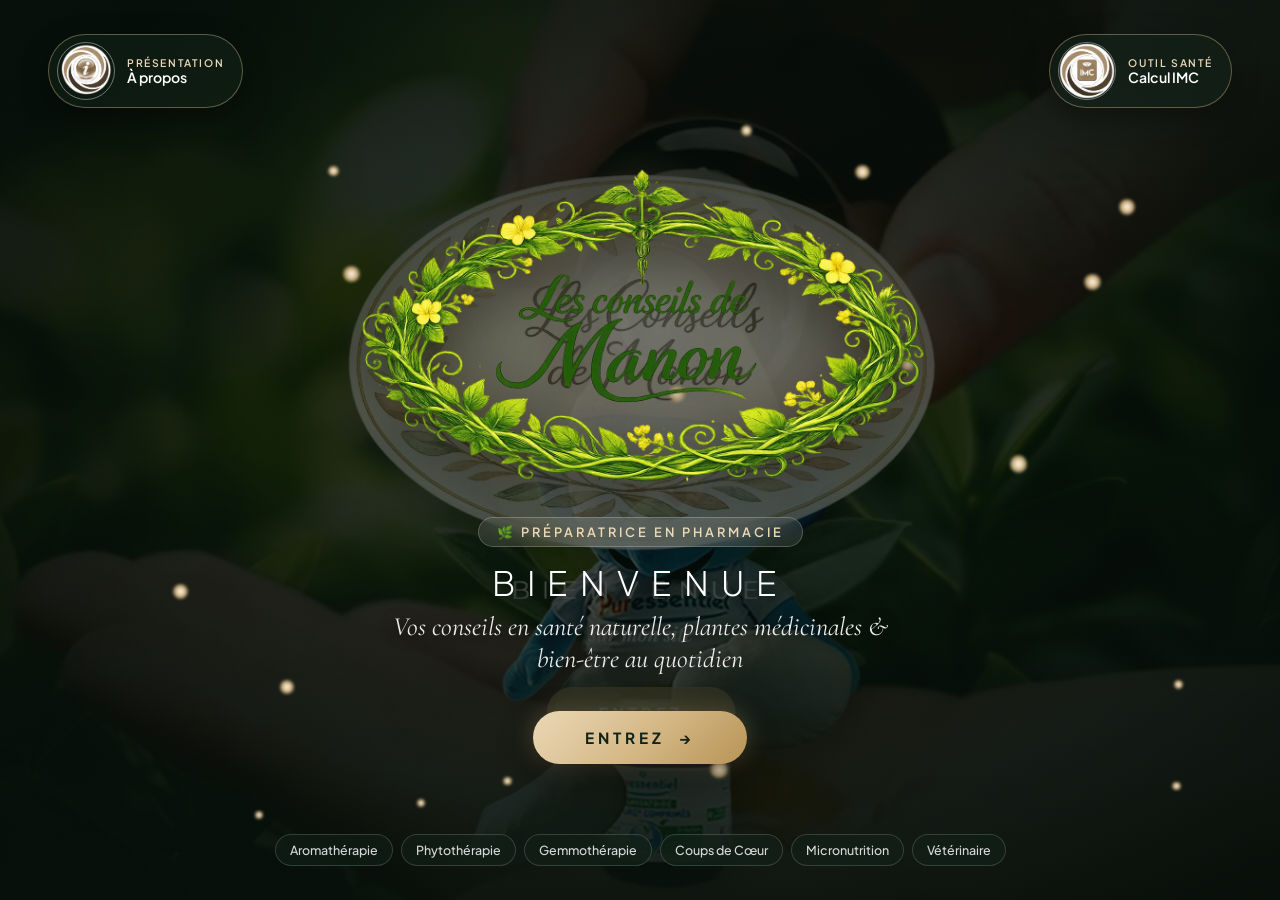
<file: index.html>
<!DOCTYPE html>
<html lang="fr">
<head>
    <meta charset="UTF-8">
    <meta name="viewport" content="width=device-width, initial-scale=1.0">
    <title>Les Conseils de Manon — Santé Naturelle & Bien-être</title>
    <link rel="preconnect" href="https://fonts.googleapis.com">
    <link rel="preconnect" href="https://fonts.gstatic.com" crossorigin>
    <link href="https://fonts.googleapis.com/css2?family=Cormorant+Garamond:ital,wght@0,500;0,600;0,700;1,500&family=Plus+Jakarta+Sans:wght@300;400;500;600;700&display=swap" rel="stylesheet">
    <style>
        :root {
            --forest-900: #122319;
            --forest-800: #1d3828;
            --main-green: #3f6e4f;
            --gold-500: #d3b683;
            --gold-300: #ebd8b7;
            --white: #ffffff;
            --font-serif: 'Cormorant Garamond', Georgia, serif;
            --font-sans: 'Plus Jakarta Sans', -apple-system, BlinkMacSystemFont, 'Segoe UI', sans-serif;
        }

        *, *::before, *::after {
            margin: 0;
            padding: 0;
            box-sizing: border-box;
        }

        html, body {
            width: 100%;
            min-height: 100vh;
            min-height: 100dvh;
            background-color: #09130d;
            font-family: var(--font-sans);
            color: var(--white);
            overflow-x: hidden;
        }

        /* =========================================================
           VIDÉO D'ARRIÈRE-PLAN CONSERVÉE + VOILE CINÉMATIQUE
           ========================================================= */
        #bg-container {
            position: fixed;
            inset: 0;
            z-index: 1;
            overflow: hidden;
            background: url('assets/images/fallback.jpg') center/cover no-repeat #09130d;
        }

        #bg-container video {
            width: 100%;
            height: 100%;
            object-fit: cover;
            filter: brightness(0.62) contrast(1.08) saturate(1.08);
            transform: scale(1.02);
        }

        #bg-container::after {
            content: '';
            position: absolute;
            inset: 0;
            background:
                radial-gradient(circle at 50% 44%, rgba(16, 34, 23, 0.18) 0%, rgba(7, 16, 11, 0.78) 100%),
                linear-gradient(180deg, rgba(8, 18, 12, 0.52) 0%, rgba(8, 18, 12, 0.12) 45%, rgba(8, 18, 12, 0.72) 100%);
            z-index: 2;
        }

        /* =========================================================
           PARTICULES LUMINEUSES (LUCIOLES DOUCES)
           ========================================================= */
        #magic-container {
            position: fixed;
            inset: 0;
            z-index: 3;
            pointer-events: none;
            overflow: hidden;
        }

        .luciole {
            position: absolute;
            background: radial-gradient(circle, #fffdf7 0%, #d3b683 45%, rgba(211, 182, 131, 0) 100%);
            border-radius: 50%;
            pointer-events: none;
            animation: flottement var(--d) infinite ease-in-out, clignote 4.5s infinite ease-in-out;
            filter: blur(1.5px);
        }

        @keyframes flottement {
            0%, 100% { transform: translate3d(0, 0, 0); }
            33% { transform: translate3d(28px, -55px, 0); }
            66% { transform: translate3d(-24px, -110px, 0); }
        }

        @keyframes clignote {
            0%, 100% { opacity: 0.08; }
            50% { opacity: 0.82; }
        }

        /* =========================================================
           LAYOUT FLEXIBLE PLEIN ÉCRAN (ZÉRO SUPERPOSITION MOBILE/PC)
           ========================================================= */
        .home-shell {
            position: relative;
            z-index: 10;
            min-height: 100vh;
            min-height: 100dvh;
            display: flex;
            flex-direction: column;
            justify-content: space-between;
            padding: clamp(16px, 3vw, 34px) clamp(16px, 4vw, 48px);
            max-width: 1440px;
            margin: 0 auto;
        }

        /* Barre supérieure avec les 2 badges originaux Info & IMC */
        .home-topbar {
            display: flex;
            align-items: center;
            justify-content: space-between;
            gap: 12px;
            width: 100%;
            animation: fadeDown 1s cubic-bezier(0.22, 1, 0.36, 1) both;
        }

        @keyframes fadeDown {
            from { opacity: 0; transform: translateY(-18px); }
            to { opacity: 1; transform: translateY(0); }
        }

        .quick-badge {
            display: inline-flex;
            align-items: center;
            gap: 12px;
            padding: 7px 18px 7px 8px;
            background: rgba(18, 35, 25, 0.62);
            backdrop-filter: blur(14px);
            -webkit-backdrop-filter: blur(14px);
            border: 1px solid rgba(211, 182, 131, 0.42);
            border-radius: 999px;
            color: var(--white);
            text-decoration: none;
            cursor: pointer;
            font-family: inherit;
            box-shadow: 0 10px 28px rgba(0, 0, 0, 0.35);
            transition: all 0.35s cubic-bezier(0.22, 1, 0.36, 1);
        }

        .quick-badge:hover {
            transform: translateY(-3px) scale(1.03);
            background: rgba(29, 56, 40, 0.85);
            border-color: var(--gold-300);
            box-shadow: 0 14px 34px rgba(0, 0, 0, 0.45), 0 0 20px rgba(211, 182, 131, 0.25);
        }

        .quick-badge img {
            width: clamp(42px, 5vw, 58px);
            height: clamp(42px, 5vw, 58px);
            border-radius: 50%;
            object-fit: cover;
            border: 1.5px solid rgba(255, 255, 255, 0.4);
            flex-shrink: 0;
        }

        .quick-badge-text {
            display: flex;
            flex-direction: column;
            text-align: left;
            line-height: 1.15;
        }

        .quick-badge-kicker {
            font-size: 0.65rem;
            text-transform: uppercase;
            letter-spacing: 1.6px;
            color: var(--gold-300);
            font-weight: 600;
        }

        .quick-badge-label {
            font-size: 0.88rem;
            font-weight: 600;
            color: var(--white);
        }

        /* =========================================================
           CONTENU CENTRAL HÉROÏQUE
           ========================================================= */
        .hero-center {
            display: flex;
            flex-direction: column;
            align-items: center;
            justify-content: center;
            text-align: center;
            padding: 20px 0;
            my: auto;
        }

        .logo-frame {
            position: relative;
            margin-bottom: clamp(14px, 2.5vh, 26px);
            animation: introLogo 1.3s cubic-bezier(0.22, 1, 0.36, 1) both;
        }

        @keyframes introLogo {
            from { opacity: 0; transform: translateY(24px) scale(0.94); }
            to { opacity: 1; transform: translateY(0) scale(1); }
        }

        /* Halo lumineux subtil derrière le logo pour sublimer sa couronne végétale */
        .logo-frame::before {
            content: '';
            position: absolute;
            inset: 10% 12%;
            background: radial-gradient(ellipse at center, rgba(255, 255, 255, 0.22) 0%, rgba(211, 182, 131, 0.12) 45%, transparent 75%);
            filter: blur(22px);
            z-index: -1;
            pointer-events: none;
        }

        .logo {
            width: clamp(270px, 52vw, 640px);
            max-height: 36vh;
            object-fit: contain;
            filter: drop-shadow(0 12px 28px rgba(0, 0, 0, 0.65)) drop-shadow(0 0 18px rgba(211, 182, 131, 0.28));
        }

        .hero-tag {
            display: inline-flex;
            align-items: center;
            gap: 8px;
            padding: 6px 18px;
            border-radius: 999px;
            background: rgba(255, 255, 255, 0.1);
            backdrop-filter: blur(10px);
            -webkit-backdrop-filter: blur(10px);
            border: 1px solid rgba(255, 255, 255, 0.22);
            font-size: clamp(0.7rem, 1.4vw, 0.8rem);
            text-transform: uppercase;
            letter-spacing: 3px;
            color: var(--gold-300);
            font-weight: 600;
            margin-bottom: 14px;
            animation: introText 1.1s cubic-bezier(0.22, 1, 0.36, 1) 0.25s both;
        }

        h1 {
            font-weight: 300;
            font-size: clamp(1.35rem, 3.2vw, 2.1rem);
            letter-spacing: clamp(5px, 1.2vw, 12px);
            text-transform: uppercase;
            margin-bottom: 8px;
            text-shadow: 0 4px 20px rgba(0, 0, 0, 0.75);
            animation: introText 1.1s cubic-bezier(0.22, 1, 0.36, 1) 0.4s both;
        }

        .hero-subtitle {
            font-family: var(--font-serif);
            font-style: italic;
            font-size: clamp(1.2rem, 2.4vw, 1.65rem);
            color: rgba(255, 255, 255, 0.92);
            max-width: 580px;
            text-shadow: 0 2px 14px rgba(0, 0, 0, 0.8);
            animation: introText 1.1s cubic-bezier(0.22, 1, 0.36, 1) 0.55s both;
        }

        @keyframes introText {
            from { opacity: 0; transform: translateY(18px); }
            to { opacity: 1; transform: translateY(0); }
        }

        /* BOUTON PRINCIPAL D'ENTRÉE */
        .cta-group {
            margin-top: clamp(26px, 4vh, 42px);
            display: flex;
            flex-direction: column;
            align-items: center;
            gap: 14px;
            animation: introText 1.1s cubic-bezier(0.22, 1, 0.36, 1) 0.75s both;
        }

        .btn-entrez {
            position: relative;
            display: inline-flex;
            align-items: center;
            gap: 14px;
            padding: 17px 52px;
            background: linear-gradient(135deg, #ebd8b7 0%, #d3b683 55%, #b89456 100%);
            color: var(--forest-900);
            text-decoration: none;
            font-weight: 700;
            font-size: 0.96rem;
            letter-spacing: 4px;
            text-transform: uppercase;
            border-radius: 999px;
            overflow: hidden;
            box-shadow: 0 14px 36px rgba(0, 0, 0, 0.48), 0 0 24px rgba(211, 182, 131, 0.35);
            transition: all 0.4s cubic-bezier(0.22, 1, 0.36, 1);
        }

        .btn-entrez::before {
            content: '';
            position: absolute;
            top: 0;
            left: -100%;
            width: 55%;
            height: 100%;
            background: linear-gradient(to right, rgba(255,255,255,0) 0%, rgba(255,255,255,0.55) 50%, rgba(255,255,255,0) 100%);
            transform: skewX(-25deg);
            animation: brillance 4.5s infinite;
        }

        @keyframes brillance {
            0% { left: -100%; }
            22% { left: 160%; }
            100% { left: 160%; }
        }

        .btn-entrez:hover {
            transform: translateY(-3px) scale(1.04);
            background: var(--white);
            color: var(--forest-800);
            letter-spacing: 5px;
            box-shadow: 0 18px 42px rgba(0, 0, 0, 0.55), 0 0 30px rgba(255, 255, 255, 0.35);
        }

        /* Barre de raccourcis rapides vers les univers en bas d'écran */
        .home-bottom-pills {
            display: flex;
            align-items: center;
            justify-content: center;
            flex-wrap: wrap;
            gap: 8px;
            padding-top: 12px;
            animation: introText 1.1s cubic-bezier(0.22, 1, 0.36, 1) 0.95s both;
        }

        .pillar-chip {
            padding: 7px 14px;
            border-radius: 999px;
            font-size: 0.78rem;
            font-weight: 500;
            color: rgba(255, 255, 255, 0.84);
            background: rgba(18, 35, 25, 0.52);
            backdrop-filter: blur(10px);
            -webkit-backdrop-filter: blur(10px);
            border: 1px solid rgba(255, 255, 255, 0.16);
            text-decoration: none;
            transition: all 0.25s ease;
        }

        .pillar-chip:hover {
            background: rgba(211, 182, 131, 0.25);
            border-color: var(--gold-500);
            color: var(--white);
            transform: translateY(-2px);
        }

        /* =========================================================
           FENÊTRE MODALE "À PROPOS DE MANON" MODERNISÉE
           ========================================================= */
        .modal-overlay {
            position: fixed;
            inset: 0;
            background: rgba(8, 16, 11, 0.76);
            backdrop-filter: blur(10px);
            -webkit-backdrop-filter: blur(10px);
            display: flex;
            justify-content: center;
            align-items: center;
            padding: 18px;
            z-index: 2000;
            opacity: 0;
            visibility: hidden;
            transition: all 0.32s ease;
        }

        .modal-overlay.open {
            opacity: 1;
            visibility: visible;
        }

        .modal-container {
            background: rgba(252, 250, 246, 0.95);
            backdrop-filter: blur(18px);
            -webkit-backdrop-filter: blur(18px);
            border: 2px solid rgba(255, 255, 255, 0.9);
            border-radius: 28px;
            max-width: 680px;
            width: 100%;
            max-height: 88vh;
            padding: clamp(24px, 4vw, 44px);
            position: relative;
            box-shadow: 0 28px 70px rgba(0, 0, 0, 0.55);
            overflow-y: auto;
            color: #1c2820;
            transform: translateY(20px) scale(0.96);
            transition: transform 0.35s cubic-bezier(0.22, 1, 0.36, 1);
        }

        .modal-overlay.open .modal-container {
            transform: translateY(0) scale(1);
        }

        .modal-close {
            position: absolute;
            top: 18px;
            right: 18px;
            width: 40px;
            height: 40px;
            border-radius: 50%;
            border: 1px solid rgba(63, 110, 79, 0.25);
            background: rgba(63, 110, 79, 0.08);
            font-size: 1.5rem;
            color: var(--forest-800);
            cursor: pointer;
            display: flex;
            align-items: center;
            justify-content: center;
            transition: all 0.2s ease;
        }

        .modal-close:hover {
            background: var(--main-green);
            color: var(--white);
        }

        .modal-header {
            text-align: center;
            margin-bottom: 22px;
        }

        .modal-kicker {
            display: inline-block;
            font-size: 0.74rem;
            font-weight: 700;
            text-transform: uppercase;
            letter-spacing: 2px;
            color: var(--main-green);
            background: rgba(63, 110, 79, 0.1);
            padding: 5px 14px;
            border-radius: 999px;
            margin-bottom: 10px;
        }

        .modal-header h2 {
            color: var(--forest-800);
            font-family: var(--font-serif);
            font-size: clamp(1.85rem, 3.5vw, 2.5rem);
            font-weight: 700;
            line-height: 1.15;
        }

        .modal-divider {
            width: 64px;
            height: 3px;
            background: linear-gradient(90deg, var(--main-green), var(--gold-500));
            border-radius: 99px;
            margin: 12px auto 0;
        }

        .modal-text {
            line-height: 1.75;
            font-size: clamp(0.95rem, 1.5vw, 1.03rem);
            color: #2c3a30;
        }

        .modal-text p + p {
            margin-top: 14px;
        }

        .modal-quote {
            margin-top: 20px;
            padding: 16px 20px;
            border-radius: 16px;
            background: rgba(63, 110, 79, 0.09);
            border-left: 4px solid var(--main-green);
            text-align: center;
            font-family: var(--font-serif);
            font-style: italic;
            font-size: 1.2rem;
            font-weight: 600;
            color: var(--forest-800);
        }

        .modal-actions {
            margin-top: 26px;
            display: flex;
            justify-content: center;
            gap: 12px;
            flex-wrap: wrap;
        }

        .modal-btn {
            display: inline-flex;
            align-items: center;
            gap: 8px;
            padding: 13px 32px;
            background: var(--main-green);
            color: var(--white);
            text-decoration: none;
            border-radius: 999px;
            font-weight: 700;
            font-size: 0.88rem;
            text-transform: uppercase;
            letter-spacing: 1.2px;
            transition: all 0.3s ease;
            box-shadow: 0 8px 22px rgba(63, 110, 79, 0.3);
        }

        .modal-btn:hover {
            background: var(--forest-800);
            transform: translateY(-2px);
        }

        /* =========================================================
           OPTIMISATIONS SMARTPHONE
           ========================================================= */
        @media (max-width: 640px) {
            .quick-badge {
                padding: 5px 12px 5px 6px;
                gap: 8px;
            }
            .quick-badge-kicker {
                display: none;
            }
            .quick-badge-label {
                font-size: 0.8rem;
            }
            .btn-entrez {
                padding: 15px 38px;
                font-size: 0.88rem;
                letter-spacing: 3px;
                width: min(290px, 84vw);
                justify-content: center;
            }
            .home-bottom-pills {
                gap: 6px;
            }
            .pillar-chip {
                font-size: 0.72rem;
                padding: 6px 11px;
            }
        }
    </style>
</head>
<body>

    <!-- VIDÉO EN ARRIÈRE-PLAN CONSERVÉE -->
    <div id="bg-container" aria-hidden="true">
        <video autoplay muted loop playsinline poster="assets/images/fallback.jpg">
            <source src="assets/videos/fond.mp4" type="video/mp4">
        </video>
    </div>

    <!-- LUCIOLES SUBTILES -->
    <div id="magic-container" aria-hidden="true"></div>

    <!-- STRUCTURE FLEXIBLE PLEIN ÉCRAN -->
    <div class="home-shell">

        <!-- BARRE DU HAUT : À PROPOS & CALCULATEUR IMC -->
        <header class="home-topbar">
            <button type="button" class="quick-badge" onclick="toggleModal(true)" aria-haspopup="dialog" aria-controls="modalAbout">
                <img src="assets/images/info.webp" alt="À propos de Manon">
                <span class="quick-badge-text">
                    <span class="quick-badge-kicker">Présentation</span>
                    <span class="quick-badge-label">À propos</span>
                </span>
            </button>

            <a href="pages/imc.html" class="quick-badge" title="Calculer mon Indice de Masse Corporelle">
                <img src="assets/images/logo_imc.webp" alt="Calculateur IMC">
                <span class="quick-badge-text">
                    <span class="quick-badge-kicker">Outil santé</span>
                    <span class="quick-badge-label">Calcul IMC</span>
                </span>
            </a>
        </header>

        <!-- COEUR DE L'ACCUEIL -->
        <main class="hero-center">
            <div class="logo-frame">
                <img src="assets/images/logo.webp" class="logo" alt="Les Conseils de Manon">
            </div>
            <span class="hero-tag">🌿 Préparatrice en Pharmacie</span>
            <h1>Bienvenue</h1>
            <p class="hero-subtitle">Vos conseils en santé naturelle, plantes médicinales &amp; bien-être au quotidien</p>

            <div class="cta-group">
                <a href="sommaire.html" class="btn-entrez">
                    <span>Entrez</span>
                    <span aria-hidden="true">→</span>
                </a>
            </div>
        </main>

        <!-- ACCÈS DIRECTS AUX UNIVERS -->
        <nav class="home-bottom-pills" aria-label="Accès rapide aux catégories">
            <a href="pages/aroma.html" class="pillar-chip">Aromathérapie</a>
            <a href="pages/phyto.html" class="pillar-chip">Phytothérapie</a>
            <a href="pages/gemmo.html" class="pillar-chip">Gemmothérapie</a>
            <a href="pages/coeur.html" class="pillar-chip">Coups de Cœur</a>
            <a href="pages/micro.html" class="pillar-chip">Micronutrition</a>
            <a href="pages/veto.html" class="pillar-chip">Vétérinaire</a>
        </nav>

    </div>

    <!-- MODALE "À PROPOS" -->
    <div class="modal-overlay" id="modalAbout" role="dialog" aria-modal="true" aria-labelledby="aboutTitle" onclick="toggleModal(false)">
        <div class="modal-container" onclick="event.stopPropagation()">
            <button type="button" class="modal-close" onclick="toggleModal(false)" aria-label="Fermer">&times;</button>
            <div class="modal-header">
                <span class="modal-kicker">Qui suis-je ?</span>
                <h2 id="aboutTitle">À propos de Manon</h2>
                <div class="modal-divider"></div>
            </div>
            <div class="modal-text">
                <p>Passionnée par la santé naturelle et le bien-être, je suis préparatrice en pharmacie et j’ai choisi de consacrer cet espace au partage de connaissances et de conseils fondés sur une approche globale de la santé.</p>
                <p>Au fil de mon parcours, j’ai développé une véritable expertise dans les domaines de l’aromathérapie, de la gemmothérapie, de la phytothérapie et de la micronutrition. Ces disciplines complémentaires s’appuient sur les richesses de la nature et les besoins fondamentaux de l’organisme pour accompagner chacun vers un meilleur équilibre physique et émotionnel.</p>
                <p>Convaincue que la prévention et l’écoute du corps sont essentielles, je souhaite rendre ces approches accessibles à tous à travers des informations fiables, des conseils pratiques et des solutions naturelles adaptées au quotidien.</p>
                <p>Ce site est né d’une passion : celle d’aider chacun à mieux comprendre son corps, à prendre soin de sa santé naturellement et à retrouver un bien-être durable. J’espère vous inspirer et vous accompagner dans votre démarche vers une vie plus harmonieuse, en accord avec les ressources précieuses que la nature met à notre disposition.</p>
                <div class="modal-quote">
                    « Explorez, apprenez et avançons ensemble sur le chemin d’une santé naturelle et équilibrée. ✨ »
                </div>
            </div>
            <div class="modal-actions">
                <a href="pages/contact.html" class="modal-btn">✉️ Me contacter</a>
            </div>
        </div>
    </div>

    <script>
        // Génération douce des lucioles
        function createMagic() {
            const container = document.getElementById('magic-container');
            const count = window.innerWidth < 640 ? 10 : 18;
            for (let i = 0; i < count; i++) {
                const orb = document.createElement('div');
                orb.className = 'luciole';
                const size = (Math.random() * 12 + 8).toFixed(1) + 'px';
                orb.style.width = size;
                orb.style.height = size;
                orb.style.left = (Math.random() * 96 + 2).toFixed(1) + 'vw';
                orb.style.top = (Math.random() * 82 + 10).toFixed(1) + 'vh';
                orb.style.setProperty('--d', (Math.random() * 10 + 11).toFixed(1) + 's');
                orb.style.animationDelay = (Math.random() * 5).toFixed(1) + 's';
                container.appendChild(orb);
            }
        }

        function toggleModal(show) {
            const modal = document.getElementById('modalAbout');
            modal.classList.toggle('open', show);
            document.body.style.overflow = show ? 'hidden' : '';
        }

        window.addEventListener('keydown', (e) => {
            if (e.key === 'Escape') toggleModal(false);
        });

        window.addEventListener('DOMContentLoaded', createMagic);
    </script>
</body>
</html>
</file>
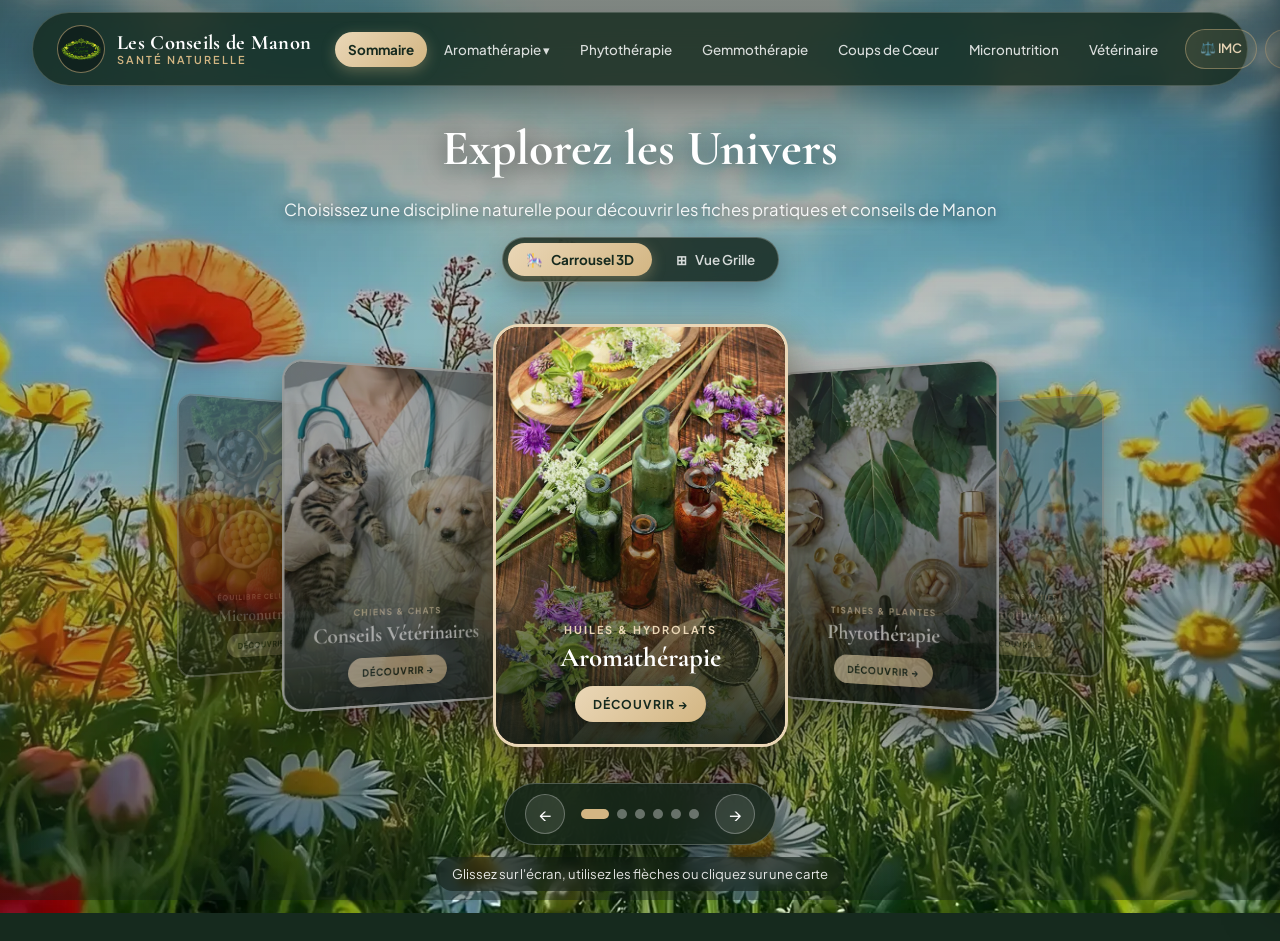
<file: sommaire.html>
<!DOCTYPE html>
<html lang="fr">
<head>
    <meta charset="UTF-8">
    <meta name="viewport" content="width=device-width, initial-scale=1.0">
    <title>Sommaire — Les Conseils de Manon</title>
    <link rel="stylesheet" href="css/style.css">
    <style>
        .sommaire-main {
            flex: 1;
            display: flex;
            flex-direction: column;
            align-items: center;
            justify-content: flex-start;
            width: 100%;
            max-width: 1320px;
            margin: 0 auto;
            padding: 16px clamp(12px, 3vw, 32px) 44px;
        }

        /* En-tête + Sélecteur Carrousel 3D / Grille */
        .sommaire-header {
            text-align: center;
            margin-top: 6px;
            margin-bottom: 14px;
            width: 100%;
            position: relative;
            z-index: 30;
        }

        .sommaire-header h1 {
            font-family: var(--font-serif);
            font-size: clamp(2rem, 4.2vw, 3.1rem);
            color: var(--white);
            text-shadow: 0 4px 24px rgba(0, 0, 0, 0.65);
            margin-bottom: 6px;
        }

        .sommaire-header p {
            color: rgba(255, 255, 255, 0.92);
            font-size: clamp(0.92rem, 1.5vw, 1.04rem);
            text-shadow: 0 2px 12px rgba(0, 0, 0, 0.65);
            margin-bottom: 14px;
        }

        .view-switcher {
            display: inline-flex;
            align-items: center;
            gap: 6px;
            padding: 5px;
            background: rgba(18, 35, 25, 0.82);
            backdrop-filter: blur(14px);
            -webkit-backdrop-filter: blur(14px);
            border: 1px solid rgba(255, 255, 255, 0.24);
            border-radius: 999px;
            box-shadow: 0 10px 28px rgba(0, 0, 0, 0.28);
        }

        .view-btn {
            display: inline-flex;
            align-items: center;
            gap: 8px;
            padding: 8px 18px;
            border-radius: 999px;
            border: none;
            background: transparent;
            color: rgba(255, 255, 255, 0.82);
            font-size: 0.84rem;
            font-weight: 600;
            cursor: pointer;
            transition: all 0.25s ease;
        }

        .view-btn:hover {
            color: var(--white);
        }

        .view-btn.active {
            background: linear-gradient(135deg, var(--gold-300), var(--gold-500));
            color: var(--forest-900);
            font-weight: 700;
            box-shadow: 0 4px 14px rgba(211, 182, 131, 0.35);
        }

        /* =========================================================
           MODE 1 : CARROUSEL 3D COVERFLOW (ZÉRO TRONCATURE / ZÉRO SUPERPOSITION)
           Positionnement 3D individuel avec compensation de perspective :
           - La carte centrale reste à Z = 0px (aucun grossissement ni rognage !)
           - Les cartes voisines s'écartent sur X et reculent en Z (-Z)
           ========================================================= */
        .carousel-stage {
            position: relative;
            width: 100%;
            display: flex;
            flex-direction: column;
            align-items: center;
            justify-content: center;
            padding: 10px 0 6px;
            touch-action: pan-y;
        }

        .coverflow-viewport {
            --card-w: clamp(220px, 25vw, 295px);
            --card-h: clamp(335px, 47vh, 430px);
            position: relative;
            width: 100%;
            height: calc(var(--card-h) + 36px);
            perspective: 1400px;
            display: flex;
            align-items: center;
            justify-content: center;
            overflow: visible;
        }

        .coverflow-track {
            position: relative;
            width: var(--card-w);
            height: var(--card-h);
            transform-style: preserve-3d;
        }

        .carousel-card {
            position: absolute;
            inset: 0;
            width: var(--card-w);
            height: var(--card-h);
            border-radius: 26px;
            overflow: hidden;
            background: var(--forest-900);
            border: 3px solid rgba(255, 255, 255, 0.85);
            box-shadow: 0 20px 44px rgba(0, 0, 0, 0.48);
            cursor: pointer;
            user-select: none;
            transition:
                transform 0.68s cubic-bezier(0.22, 1, 0.36, 1),
                opacity 0.55s ease,
                filter 0.55s ease,
                border-color 0.4s ease,
                box-shadow 0.4s ease;
            will-change: transform, opacity;
        }

        /* États 3D selon la position relative par rapport à la carte centrale */
        /* 0 : Carte centrale de face (taille exacte 1:1, nette et lumineuse) */
        .carousel-card[data-pos="0"] {
            transform: translate3d(0, 0, 0) rotateY(0deg) scale(1);
            z-index: 10;
            opacity: 1;
            filter: brightness(1);
            border-color: var(--gold-300);
            box-shadow: 0 24px 55px rgba(0, 0, 0, 0.58), 0 0 28px rgba(211, 182, 131, 0.38);
        }

        /* -1 : Carte juste à gauche */
        .carousel-card[data-pos="-1"] {
            transform: translate3d(-92%, 0, -170px) rotateY(32deg) scale(0.9);
            z-index: 7;
            opacity: 0.88;
            filter: brightness(0.68) saturate(0.9);
        }

        /* +1 : Carte juste à droite */
        .carousel-card[data-pos="1"] {
            transform: translate3d(92%, 0, -170px) rotateY(-32deg) scale(0.9);
            z-index: 7;
            opacity: 0.88;
            filter: brightness(0.68) saturate(0.9);
        }

        /* -2 : Deuxième carte à gauche (arrière-plan doux) */
        .carousel-card[data-pos="-2"] {
            transform: translate3d(-158%, 0, -340px) rotateY(46deg) scale(0.8);
            z-index: 4;
            opacity: 0.48;
            filter: brightness(0.48) saturate(0.75);
        }

        /* +2 : Deuxième carte à droite (arrière-plan doux) */
        .carousel-card[data-pos="2"] {
            transform: translate3d(158%, 0, -340px) rotateY(-46deg) scale(0.8);
            z-index: 4;
            opacity: 0.48;
            filter: brightness(0.48) saturate(0.75);
        }

        /* 3 : Carte opposée tout au fond (masquée proprement derrière) */
        .carousel-card[data-pos="3"] {
            transform: translate3d(0, 0, -480px) rotateY(0deg) scale(0.68);
            z-index: 1;
            opacity: 0;
            pointer-events: none;
        }

        .carousel-card img {
            width: 100%;
            height: 100%;
            object-fit: cover;
            transition: transform 0.6s ease;
        }

        .carousel-card::after {
            content: '';
            position: absolute;
            inset: 0;
            background: linear-gradient(180deg, rgba(10, 22, 15, 0.04) 35%, rgba(10, 22, 15, 0.88) 100%);
            pointer-events: none;
        }

        .carousel-card-caption {
            position: absolute;
            left: 0;
            right: 0;
            bottom: 0;
            z-index: 2;
            padding: 22px 18px;
            text-align: center;
            color: var(--white);
        }

        .carousel-card-kicker {
            display: inline-block;
            font-size: 0.68rem;
            text-transform: uppercase;
            letter-spacing: 2px;
            color: var(--gold-300);
            font-weight: 700;
            margin-bottom: 4px;
        }

        .carousel-card-title {
            font-family: var(--font-serif);
            font-size: clamp(1.35rem, 2.1vw, 1.7rem);
            font-weight: 700;
            line-height: 1.15;
            margin-bottom: 12px;
        }

        .carousel-card-cta {
            display: inline-flex;
            align-items: center;
            gap: 6px;
            padding: 8px 18px;
            border-radius: 999px;
            background: linear-gradient(135deg, var(--gold-300), var(--gold-500));
            color: var(--forest-900);
            font-size: 0.76rem;
            font-weight: 700;
            text-transform: uppercase;
            letter-spacing: 1.1px;
            transition: all 0.25s ease;
            box-shadow: 0 4px 14px rgba(0, 0, 0, 0.3);
        }

        .carousel-card[data-pos="0"]:hover img {
            transform: scale(1.06);
        }

        .carousel-card[data-pos="0"]:hover .carousel-card-cta {
            background: var(--white);
            transform: translateY(-2px);
        }

        .carousel-card:not([data-pos="0"]):hover {
            opacity: 0.96;
            filter: brightness(0.82);
        }

        /* Contrôles du carrousel BIEN SÉPARÉS SOUS la scène (aucun chevauchement) */
        .carousel-controls {
            margin-top: 18px;
            display: flex;
            align-items: center;
            justify-content: center;
            gap: 16px;
            background: rgba(18, 35, 25, 0.84);
            backdrop-filter: blur(14px);
            -webkit-backdrop-filter: blur(14px);
            padding: 10px 20px;
            border-radius: 999px;
            border: 1px solid rgba(255, 255, 255, 0.24);
            box-shadow: 0 10px 30px rgba(0, 0, 0, 0.34);
            position: relative;
            z-index: 25;
        }

        .carousel-arrow {
            width: 40px;
            height: 40px;
            border-radius: 50%;
            border: 1px solid rgba(255, 255, 255, 0.28);
            background: rgba(255, 255, 255, 0.1);
            color: var(--white);
            font-size: 1.1rem;
            cursor: pointer;
            display: flex;
            align-items: center;
            justify-content: center;
            transition: all 0.22s ease;
        }

        .carousel-arrow:hover {
            background: var(--gold-500);
            color: var(--forest-900);
            border-color: var(--gold-500);
            transform: scale(1.06);
        }

        .carousel-dots {
            display: flex;
            align-items: center;
            gap: 8px;
        }

        .carousel-dot {
            width: 10px;
            height: 10px;
            border-radius: 999px;
            border: none;
            background: rgba(255, 255, 255, 0.35);
            cursor: pointer;
            transition: all 0.3s ease;
        }

        .carousel-dot.active {
            width: 28px;
            background: var(--gold-500);
        }

        .carousel-hint {
            margin-top: 12px;
            font-size: 0.82rem;
            color: rgba(255, 255, 255, 0.9);
            background: rgba(12, 24, 17, 0.55);
            backdrop-filter: blur(6px);
            padding: 6px 16px;
            border-radius: 999px;
            text-align: center;
        }

        /* =========================================================
           MODE 2 : VUE GRILLE MODERNE RESPONSIVE (PC / TABLETTE / MOBILE)
           ========================================================= */
        .grid-stage {
            display: none;
            width: 100%;
            grid-template-columns: repeat(3, 1fr);
            gap: clamp(18px, 2.5vw, 28px);
            margin-top: 10px;
        }

        .grid-stage.active-view {
            display: grid;
        }

        .carousel-stage.hidden-view {
            display: none;
        }

        .category-tile {
            position: relative;
            height: 330px;
            border-radius: 26px;
            overflow: hidden;
            border: 2.5px solid rgba(255, 255, 255, 0.82);
            box-shadow: var(--shadow-md);
            display: flex;
            flex-direction: column;
            justify-content: flex-end;
            transition: transform 0.4s var(--transition-smooth), box-shadow 0.4s var(--transition-smooth), border-color 0.3s ease;
            background: var(--forest-900);
        }

        .category-tile img {
            position: absolute;
            inset: 0;
            width: 100%;
            height: 100%;
            object-fit: cover;
            transition: transform 0.6s var(--transition-smooth);
        }

        .category-tile::after {
            content: '';
            position: absolute;
            inset: 0;
            background: linear-gradient(180deg, rgba(12, 24, 17, 0.08) 25%, rgba(12, 24, 17, 0.88) 100%);
        }

        .category-tile:hover {
            transform: translateY(-6px);
            border-color: var(--gold-300);
            box-shadow: var(--shadow-lg);
        }

        .category-tile:hover img {
            transform: scale(1.07);
        }

        .tile-body {
            position: relative;
            z-index: 2;
            padding: 24px;
            color: var(--white);
        }

        .tile-tag {
            display: inline-block;
            font-size: 0.7rem;
            text-transform: uppercase;
            letter-spacing: 1.8px;
            color: var(--gold-300);
            font-weight: 700;
            margin-bottom: 6px;
        }

        .tile-title {
            font-family: var(--font-serif);
            font-size: 1.75rem;
            font-weight: 700;
            line-height: 1.15;
            margin-bottom: 6px;
        }

        .tile-desc {
            font-size: 0.88rem;
            color: rgba(255, 255, 255, 0.82);
            line-height: 1.45;
            margin-bottom: 14px;
        }

        .tile-cta {
            display: inline-flex;
            align-items: center;
            gap: 6px;
            font-size: 0.8rem;
            font-weight: 700;
            color: var(--gold-300);
            text-transform: uppercase;
            letter-spacing: 1px;
        }

        /* Adaptation Tablette */
        @media (max-width: 960px) {
            .grid-stage {
                grid-template-columns: repeat(2, 1fr);
            }
            .carousel-card[data-pos="-1"] {
                transform: translate3d(-76%, 0, -180px) rotateY(34deg) scale(0.88);
            }
            .carousel-card[data-pos="1"] {
                transform: translate3d(76%, 0, -180px) rotateY(-34deg) scale(0.88);
            }
            .carousel-card[data-pos="-2"],
            .carousel-card[data-pos="2"] {
                opacity: 0;
                pointer-events: none;
            }
        }

        /* Adaptation Smartphone */
        @media (max-width: 600px) {
            .coverflow-viewport {
                --card-w: min(235px, 66vw);
                --card-h: 350px;
            }
            .carousel-card[data-pos="-1"] {
                transform: translate3d(-56%, 0, -190px) rotateY(34deg) scale(0.84);
                opacity: 0.72;
            }
            .carousel-card[data-pos="1"] {
                transform: translate3d(56%, 0, -190px) rotateY(-34deg) scale(0.84);
                opacity: 0.72;
            }
            .grid-stage {
                grid-template-columns: 1fr;
            }
            .category-tile {
                height: 260px;
            }
        }
    </style>
</head>
<body>

    <!-- IMAGE DE FOND ORIGINALE CONSERVÉE (champ.webp) -->
    <div class="page-bg" style="background-image: url('assets/images/champ.webp');"></div>
    <div class="page-bg-overlay"></div>

    <!-- NAVIGATION PARTAGÉE -->
    <div id="site-nav"></div>

    <main class="sommaire-main">
        <div class="sommaire-header">
            <h1>Explorez les Univers</h1>
            <p>Choisissez une discipline naturelle pour découvrir les fiches pratiques et conseils de Manon</p>

            <!-- BASCULEMENT CARROUSEL 3D / GRILLE -->
            <div class="view-switcher" role="tablist" aria-label="Mode d'affichage du sommaire">
                <button type="button" class="view-btn active" id="btnViewCarousel" role="tab" aria-selected="true">
                    <span>🎠</span><span>Carrousel 3D</span>
                </button>
                <button type="button" class="view-btn" id="btnViewGrid" role="tab" aria-selected="false">
                    <span>⊞</span><span>Vue Grille</span>
                </button>
            </div>
        </div>

        <!-- VUE 1 : CARROUSEL 3D COVERFLOW MODERNISÉ -->
        <section class="carousel-stage" id="carouselStage" aria-label="Carrousel des catégories">
            <div class="coverflow-viewport">
                <div class="coverflow-track" id="carousel">
                    <div class="carousel-card" data-pos="0" onclick="selectCard(0, 'pages/aroma.html')">
                        <img src="assets/images/aroma.webp" alt="Aromathérapie">
                        <div class="carousel-card-caption">
                            <span class="carousel-card-kicker">Huiles &amp; Hydrolats</span>
                            <div class="carousel-card-title">Aromathérapie</div>
                            <span class="carousel-card-cta">Découvrir →</span>
                        </div>
                    </div>

                    <div class="carousel-card" data-pos="1" onclick="selectCard(1, 'pages/phyto.html')">
                        <img src="assets/images/phyto.webp" alt="Phytothérapie">
                        <div class="carousel-card-caption">
                            <span class="carousel-card-kicker">Tisanes &amp; Plantes</span>
                            <div class="carousel-card-title">Phytothérapie</div>
                            <span class="carousel-card-cta">Découvrir →</span>
                        </div>
                    </div>

                    <div class="carousel-card" data-pos="2" onclick="selectCard(2, 'pages/gemmo.html')">
                        <img src="assets/images/gemmo.webp" alt="Gemmothérapie">
                        <div class="carousel-card-caption">
                            <span class="carousel-card-kicker">Bourgeons actifs</span>
                            <div class="carousel-card-title">Gemmothérapie</div>
                            <span class="carousel-card-cta">Découvrir →</span>
                        </div>
                    </div>

                    <div class="carousel-card" data-pos="3" onclick="selectCard(3, 'pages/coeur.html')">
                        <img src="assets/images/coeur.webp" alt="Coups de Cœur">
                        <div class="carousel-card-caption">
                            <span class="carousel-card-kicker">Sélection &amp; Myco</span>
                            <div class="carousel-card-title">Coups de Cœur</div>
                            <span class="carousel-card-cta">Découvrir →</span>
                        </div>
                    </div>

                    <div class="carousel-card" data-pos="-2" onclick="selectCard(4, 'pages/micro.html')">
                        <img src="assets/images/micro.webp" alt="Conseils Micronutrition">
                        <div class="carousel-card-caption">
                            <span class="carousel-card-kicker">Équilibre cellulaire</span>
                            <div class="carousel-card-title">Micronutrition</div>
                            <span class="carousel-card-cta">Découvrir →</span>
                        </div>
                    </div>

                    <div class="carousel-card" data-pos="-1" onclick="selectCard(5, 'pages/veto.html')">
                        <img src="assets/images/veto.webp" alt="Conseils Vétérinaires">
                        <div class="carousel-card-caption">
                            <span class="carousel-card-kicker">Chiens &amp; Chats</span>
                            <div class="carousel-card-title">Conseils Vétérinaires</div>
                            <span class="carousel-card-cta">Découvrir →</span>
                        </div>
                    </div>
                </div>
            </div>

            <!-- BOUTONS PRÉCÉDENT / POINTS / SUIVANT -->
            <div class="carousel-controls">
                <button type="button" class="carousel-arrow" id="prevCard" aria-label="Catégorie précédente">←</button>
                <div class="carousel-dots" id="carouselDots">
                    <button type="button" class="carousel-dot active" data-idx="0" aria-label="Aromathérapie"></button>
                    <button type="button" class="carousel-dot" data-idx="1" aria-label="Phytothérapie"></button>
                    <button type="button" class="carousel-dot" data-idx="2" aria-label="Gemmothérapie"></button>
                    <button type="button" class="carousel-dot" data-idx="3" aria-label="Coups de Cœur"></button>
                    <button type="button" class="carousel-dot" data-idx="4" aria-label="Micronutrition"></button>
                    <button type="button" class="carousel-dot" data-idx="5" aria-label="Conseils Vétérinaires"></button>
                </div>
                <button type="button" class="carousel-arrow" id="nextCard" aria-label="Catégorie suivante">→</button>
            </div>

            <div class="carousel-hint">Glissez sur l'écran, utilisez les flèches ou cliquez sur une carte</div>
        </section>

        <!-- VUE 2 : GRILLE MODERNE RESPONSIVE -->
        <section class="grid-stage" id="gridStage" aria-label="Grille des catégories">
            <a href="pages/aroma.html" class="category-tile">
                <img src="assets/images/aroma.webp" alt="Aromathérapie" loading="lazy">
                <div class="tile-body">
                    <span class="tile-tag">Huiles &amp; Eaux florales</span>
                    <h2 class="tile-title">Aromathérapie</h2>
                    <p class="tile-desc">Huiles essentielles incontournables et hydrolats doux pour toute la famille.</p>
                    <span class="tile-cta">Explorer l'univers →</span>
                </div>
            </a>

            <a href="pages/phyto.html" class="category-tile">
                <img src="assets/images/phyto.webp" alt="Phytothérapie" loading="lazy">
                <div class="tile-body">
                    <span class="tile-tag">Infusions &amp; Plantes BIO</span>
                    <h2 class="tile-title">Phytothérapie</h2>
                    <p class="tile-desc">Mélanges de plantes médicinales ciblés pour la digestion, le sommeil et l'immunité.</p>
                    <span class="tile-cta">Explorer l'univers →</span>
                </div>
            </a>

            <a href="pages/gemmo.html" class="category-tile">
                <img src="assets/images/gemmo.webp" alt="Gemmothérapie" loading="lazy">
                <div class="tile-body">
                    <span class="tile-tag">Énergie des bourgeons</span>
                    <h2 class="tile-title">Gemmothérapie</h2>
                    <p class="tile-desc">Extraits concentrés de jeunes pousses et bourgeons pour rééquilibrer l'organisme.</p>
                    <span class="tile-cta">Explorer l'univers →</span>
                </div>
            </a>

            <a href="pages/coeur.html" class="category-tile">
                <img src="assets/images/coeur.webp" alt="Coups de Cœur" loading="lazy">
                <div class="tile-body">
                    <span class="tile-tag">Sélection &amp; Mycothérapie</span>
                    <h2 class="tile-title">Coups de Cœur</h2>
                    <p class="tile-desc">Les indispensables testés et recommandés par Manon + zoom sur les champignons médicinaux.</p>
                    <span class="tile-cta">Explorer l'univers →</span>
                </div>
            </a>

            <a href="pages/micro.html" class="category-tile">
                <img src="assets/images/micro.webp" alt="Micronutrition" loading="lazy">
                <div class="tile-body">
                    <span class="tile-tag">Vitamines &amp; Minéraux</span>
                    <h2 class="tile-title">Micronutrition</h2>
                    <p class="tile-desc">Vitamine D, Magnésium, Oméga-3 et équilibre acido-basique pour une vitalité durable.</p>
                    <span class="tile-cta">Explorer l'univers →</span>
                </div>
            </a>

            <a href="pages/veto.html" class="category-tile">
                <img src="assets/images/veto.webp" alt="Conseils Vétérinaires" loading="lazy">
                <div class="tile-body">
                    <span class="tile-tag">Nos compagnons</span>
                    <h2 class="tile-title">Conseils Vétérinaires</h2>
                    <p class="tile-desc">Solutions naturelles, homéopathie et précautions essentielles pour chiens et chats.</p>
                    <span class="tile-cta">Explorer l'univers →</span>
                </div>
            </a>
        </section>
    </main>

    <script src="script/main.js"></script>
    <script>
        const cards = document.querySelectorAll('.carousel-card');
        const dots = document.querySelectorAll('.carousel-dot');
        const totalCards = cards.length;
        let activeIndex = 0;

        function updateCarousel() {
            cards.forEach((card, i) => {
                // Calcul de l'écart relatif entre -2 et +3 autour de activeIndex
                let diff = (i - activeIndex) % totalCards;
                if (diff < 0) diff += totalCards;
                // Pour 6 cartes : 0 -> 0, 1 -> 1, 2 -> 2, 3 -> 3, 4 -> -2, 5 -> -1
                const relPos = diff > 3 ? diff - totalCards : diff;
                card.setAttribute('data-pos', String(relPos));
            });

            dots.forEach((dot, i) => {
                dot.classList.toggle('active', i === activeIndex);
            });
        }

        function goToCard(index) {
            activeIndex = ((index % totalCards) + totalCards) % totalCards;
            updateCarousel();
        }

        function selectCard(index, url) {
            if (index === activeIndex) {
                window.location.href = url;
            } else {
                goToCard(index);
            }
        }

        document.getElementById('prevCard').addEventListener('click', () => {
            goToCard(activeIndex - 1);
        });

        document.getElementById('nextCard').addEventListener('click', () => {
            goToCard(activeIndex + 1);
        });

        dots.forEach((dot) => {
            dot.addEventListener('click', () => {
                goToCard(Number(dot.dataset.idx));
            });
        });

        // Gestes tactiles (Swipe fluide) sur la scène du carrousel
        const stage = document.getElementById('carouselStage');
        let touchStartX = 0;

        stage.addEventListener('touchstart', (e) => {
            touchStartX = e.changedTouches[0].screenX;
        }, { passive: true });

        stage.addEventListener('touchend', (e) => {
            const touchEndX = e.changedTouches[0].screenX;
            const threshold = 42;
            if (touchEndX < touchStartX - threshold) {
                goToCard(activeIndex + 1);
            } else if (touchEndX > touchStartX + threshold) {
                goToCard(activeIndex - 1);
            }
        }, { passive: true });

        // Navigation clavier (Flèches + Entrée)
        window.addEventListener('keydown', (e) => {
            if (stage.classList.contains('hidden-view')) return;
            if (e.key === 'ArrowLeft') goToCard(activeIndex - 1);
            if (e.key === 'ArrowRight') goToCard(activeIndex + 1);
            if (e.key === 'Enter') {
                const active = document.querySelector('.carousel-card[data-pos="0"]');
                if (active) active.click();
            }
        });

        // Bascule Carrousel 3D / Vue Grille (avec mémorisation sessionStorage)
        const btnCarousel = document.getElementById('btnViewCarousel');
        const btnGrid = document.getElementById('btnViewGrid');
        const gridStage = document.getElementById('gridStage');

        function setViewMode(mode) {
            const isGrid = mode === 'grid';
            btnCarousel.classList.toggle('active', !isGrid);
            btnGrid.classList.toggle('active', isGrid);
            btnCarousel.setAttribute('aria-selected', String(!isGrid));
            btnGrid.setAttribute('aria-selected', String(isGrid));
            stage.classList.toggle('hidden-view', isGrid);
            gridStage.classList.toggle('active-view', isGrid);
            try { sessionStorage.setItem('manon_sommaire_view', mode); } catch (_) {}
        }

        btnCarousel.addEventListener('click', () => setViewMode('carousel'));
        btnGrid.addEventListener('click', () => setViewMode('grid'));

        try {
            const saved = sessionStorage.getItem('manon_sommaire_view');
            if (saved === 'grid') setViewMode('grid');
        } catch (_) {}

        updateCarousel();
    </script>
</body>
</html>
</file>
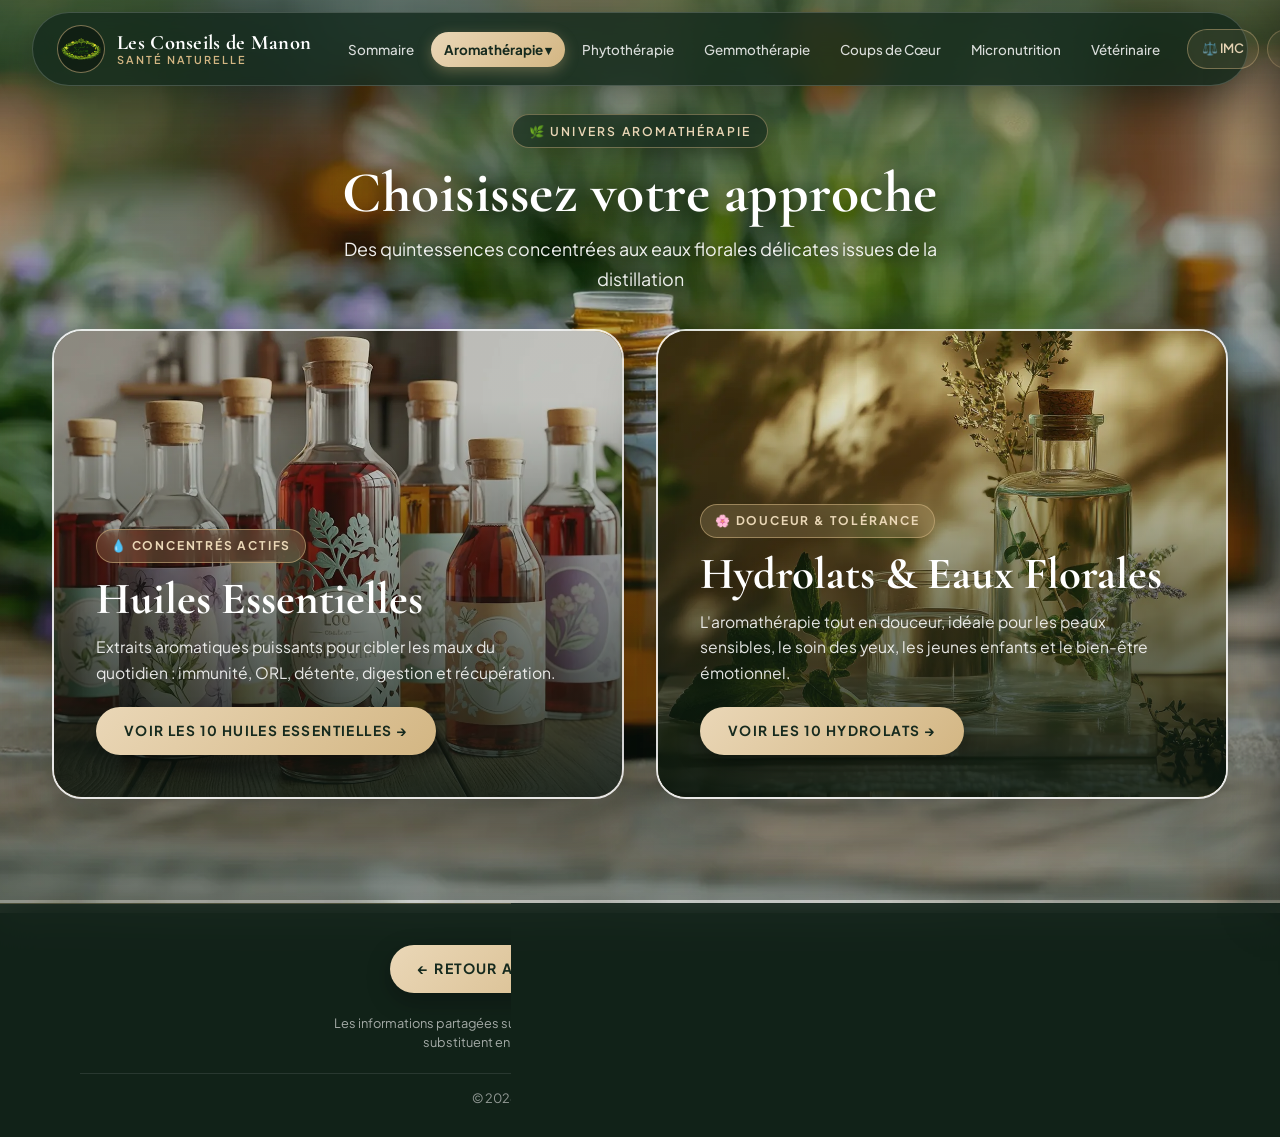
<file: pages/aroma.html>
<!DOCTYPE html>
<html lang="fr">
<head>
    <meta charset="UTF-8">
    <meta name="viewport" content="width=device-width, initial-scale=1.0">
    <title>Aromathérapie — Les Conseils de Manon</title>
    <link rel="stylesheet" href="../css/style.css">
    <style>
        .aroma-portal {
            flex: 1;
            display: flex;
            flex-direction: column;
            max-width: 1240px;
            width: 100%;
            margin: 0 auto;
            padding: 18px clamp(16px, 4vw, 32px) 40px;
        }

        .aroma-split-grid {
            display: grid;
            grid-template-columns: 1fr 1fr;
            gap: clamp(20px, 3vw, 32px);
            flex: 1;
            min-height: 470px;
            margin-top: 8px;
        }

        .aroma-choice-card {
            position: relative;
            border-radius: 30px;
            overflow: hidden;
            border: 2.5px solid rgba(255, 255, 255, 0.85);
            box-shadow: var(--shadow-lg);
            display: flex;
            flex-direction: column;
            justify-content: flex-end;
            min-height: 440px;
            padding: clamp(24px, 4vw, 42px);
            color: var(--white);
            transition: transform 0.45s var(--transition-smooth), box-shadow 0.45s var(--transition-smooth), border-color 0.35s ease;
        }

        .aroma-choice-bg {
            position: absolute;
            inset: 0;
            background-position: center;
            background-size: cover;
            transition: transform 0.7s var(--transition-smooth);
            z-index: 0;
        }

        .aroma-choice-card::after {
            content: '';
            position: absolute;
            inset: 0;
            background: linear-gradient(180deg, rgba(12, 24, 17, 0.14) 15%, rgba(12, 24, 17, 0.88) 100%);
            z-index: 1;
        }

        .aroma-choice-card:hover {
            transform: translateY(-6px);
            border-color: var(--gold-300);
        }

        .aroma-choice-card:hover .aroma-choice-bg {
            transform: scale(1.07);
        }

        .aroma-choice-content {
            position: relative;
            z-index: 2;
        }

        .aroma-badge {
            display: inline-flex;
            align-items: center;
            gap: 6px;
            padding: 6px 14px;
            border-radius: 999px;
            background: rgba(211, 182, 131, 0.22);
            border: 1px solid rgba(211, 182, 131, 0.55);
            backdrop-filter: blur(8px);
            color: var(--gold-300);
            font-size: 0.75rem;
            font-weight: 700;
            text-transform: uppercase;
            letter-spacing: 1.8px;
            margin-bottom: 12px;
        }

        .aroma-choice-content h2 {
            font-family: var(--font-serif);
            font-size: clamp(2rem, 3.6vw, 2.8rem);
            font-weight: 700;
            line-height: 1.1;
            margin-bottom: 10px;
        }

        .aroma-choice-content p {
            font-size: 0.98rem;
            color: rgba(255, 255, 255, 0.88);
            line-height: 1.6;
            margin-bottom: 22px;
            max-width: 460px;
        }

        .aroma-cta {
            display: inline-flex;
            align-items: center;
            gap: 10px;
            padding: 13px 28px;
            border-radius: 999px;
            background: linear-gradient(135deg, var(--gold-300), var(--gold-500));
            color: var(--forest-900);
            font-weight: 700;
            font-size: 0.86rem;
            text-transform: uppercase;
            letter-spacing: 1.4px;
            box-shadow: 0 8px 22px rgba(0, 0, 0, 0.35);
            transition: all 0.3s ease;
        }

        .aroma-choice-card:hover .aroma-cta {
            background: var(--white);
            transform: translateX(4px);
        }

        @media (max-width: 860px) {
            .aroma-split-grid {
                grid-template-columns: 1fr;
                min-height: auto;
            }
            .aroma-choice-card {
                min-height: 330px;
            }
        }
    </style>
</head>
<body>

    <!-- IMAGE DE FOND AROMA CONSERVÉE -->
    <div class="page-bg" style="background-image: url('../assets/images/aroma_he.webp');"></div>
    <div class="page-bg-overlay"></div>

    <div id="site-nav"></div>

    <main class="aroma-portal">
        <div class="page-hero" style="margin-top: 10px;">
            <span class="hero-eyebrow">🌿 Univers Aromathérapie</span>
            <h1>Choisissez votre approche</h1>
            <p class="page-hero-sub">Des quintessences concentrées aux eaux florales délicates issues de la distillation</p>
        </div>

        <div class="aroma-split-grid">
            <!-- CARTE 1 : HUILES ESSENTIELLES (huiles.webp conservée) -->
            <a href="aroma_he.html" class="aroma-choice-card">
                <div class="aroma-choice-bg" style="background-image: url('../assets/images/huiles.webp');"></div>
                <div class="aroma-choice-content">
                    <span class="aroma-badge">💧 Concentrés actifs</span>
                    <h2>Huiles Essentielles</h2>
                    <p>Extraits aromatiques puissants pour cibler les maux du quotidien : immunité, ORL, détente, digestion et récupération.</p>
                    <span class="aroma-cta">Voir les 10 huiles essentielles →</span>
                </div>
            </a>

            <!-- CARTE 2 : HYDROLATS (hydrolat.webp conservée) -->
            <a href="aroma_hydro.html" class="aroma-choice-card">
                <div class="aroma-choice-bg" style="background-image: url('../assets/images/hydrolat.webp');"></div>
                <div class="aroma-choice-content">
                    <span class="aroma-badge">🌸 Douceur &amp; Tolérance</span>
                    <h2>Hydrolats &amp; Eaux Florales</h2>
                    <p>L'aromathérapie tout en douceur, idéale pour les peaux sensibles, le soin des yeux, les jeunes enfants et le bien-être émotionnel.</p>
                    <span class="aroma-cta">Voir les 10 hydrolats →</span>
                </div>
            </a>
        </div>
    </main>

    <div id="site-footer"></div>

    <script src="../script/main.js"></script>
</body>
</html>
</file>
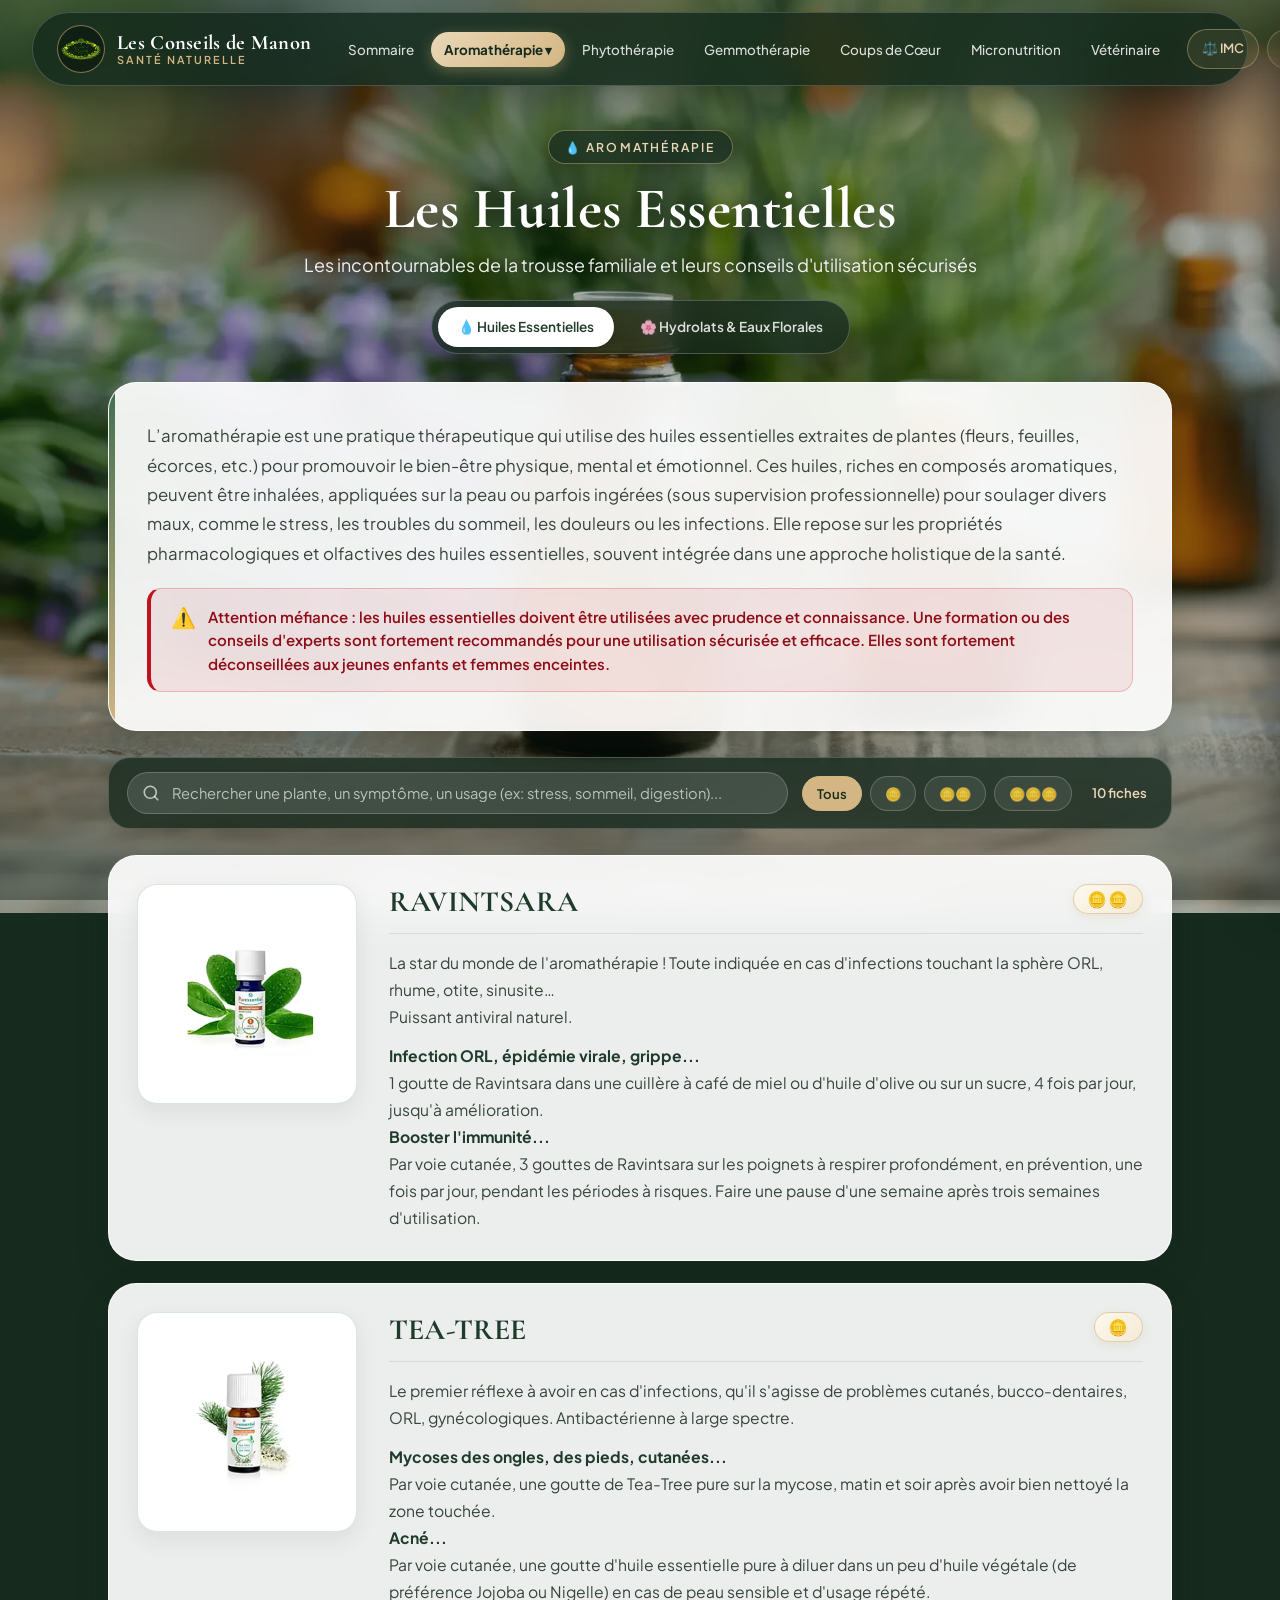
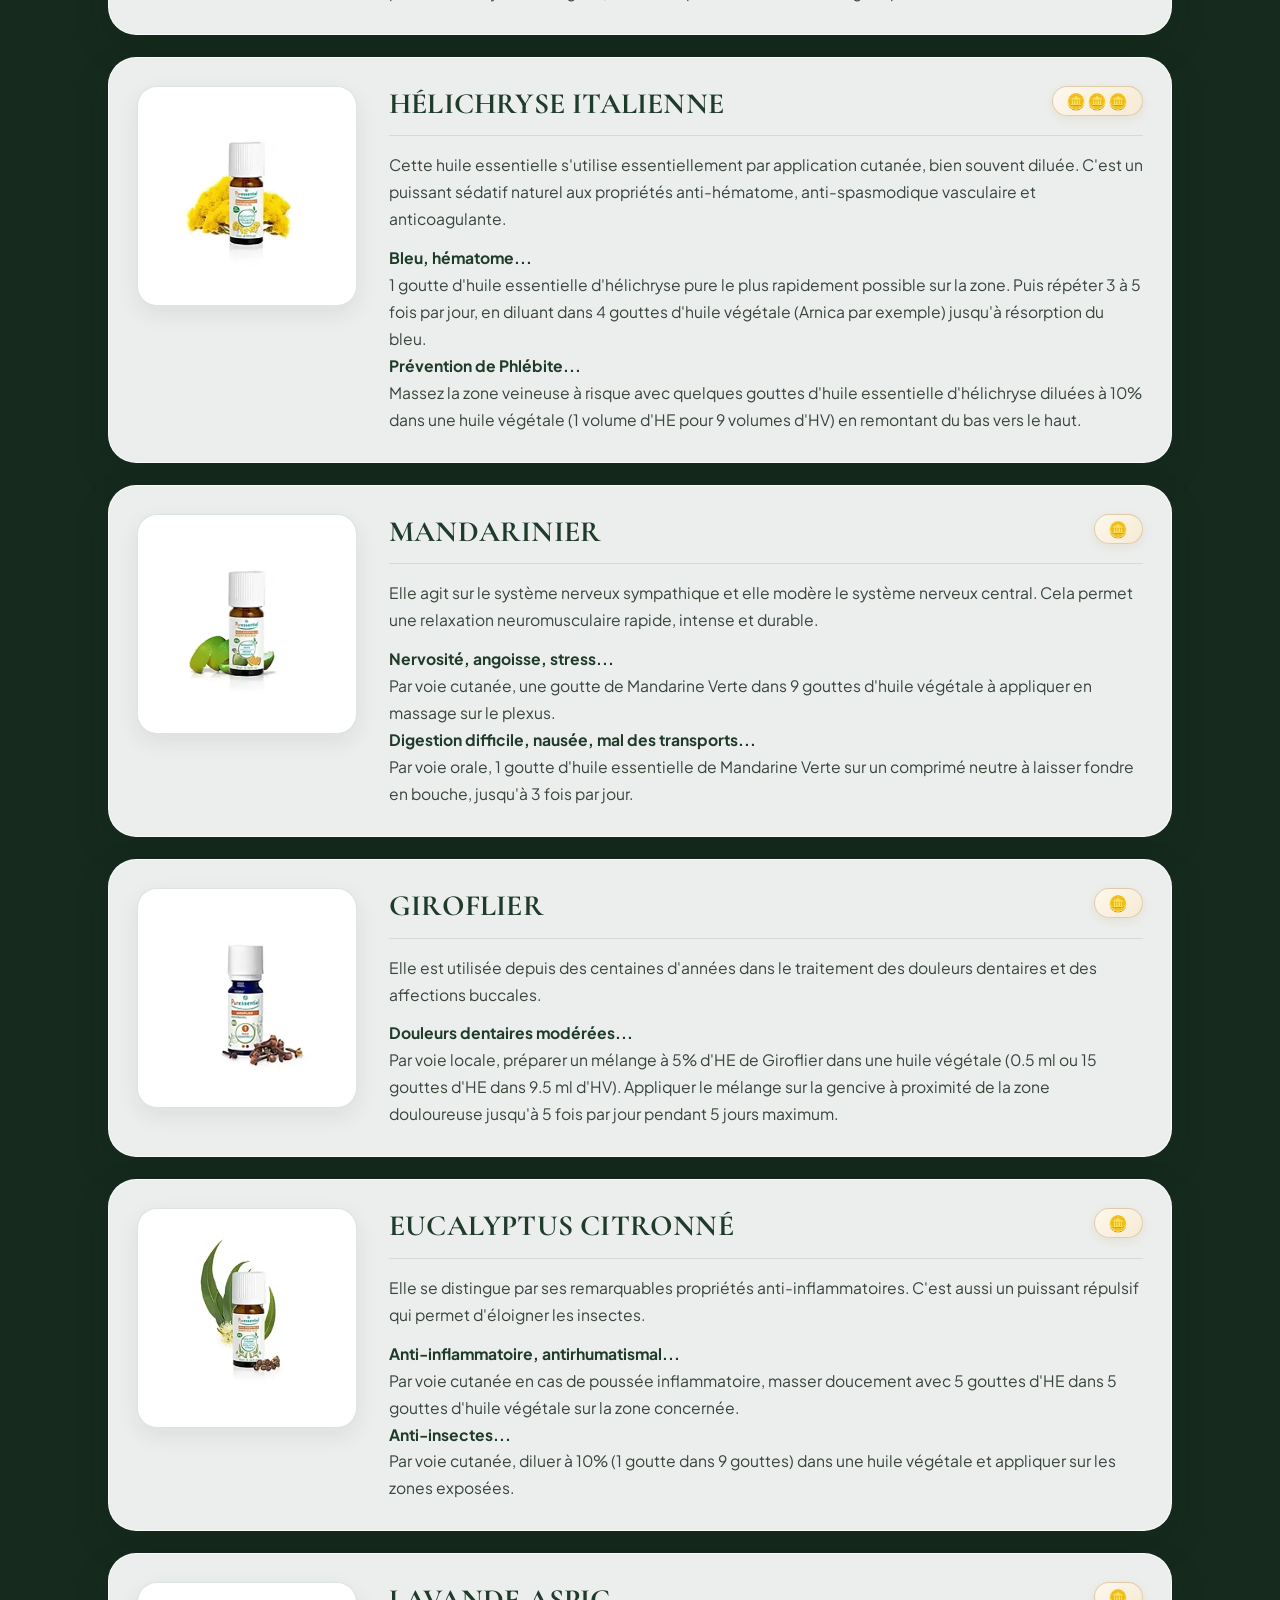
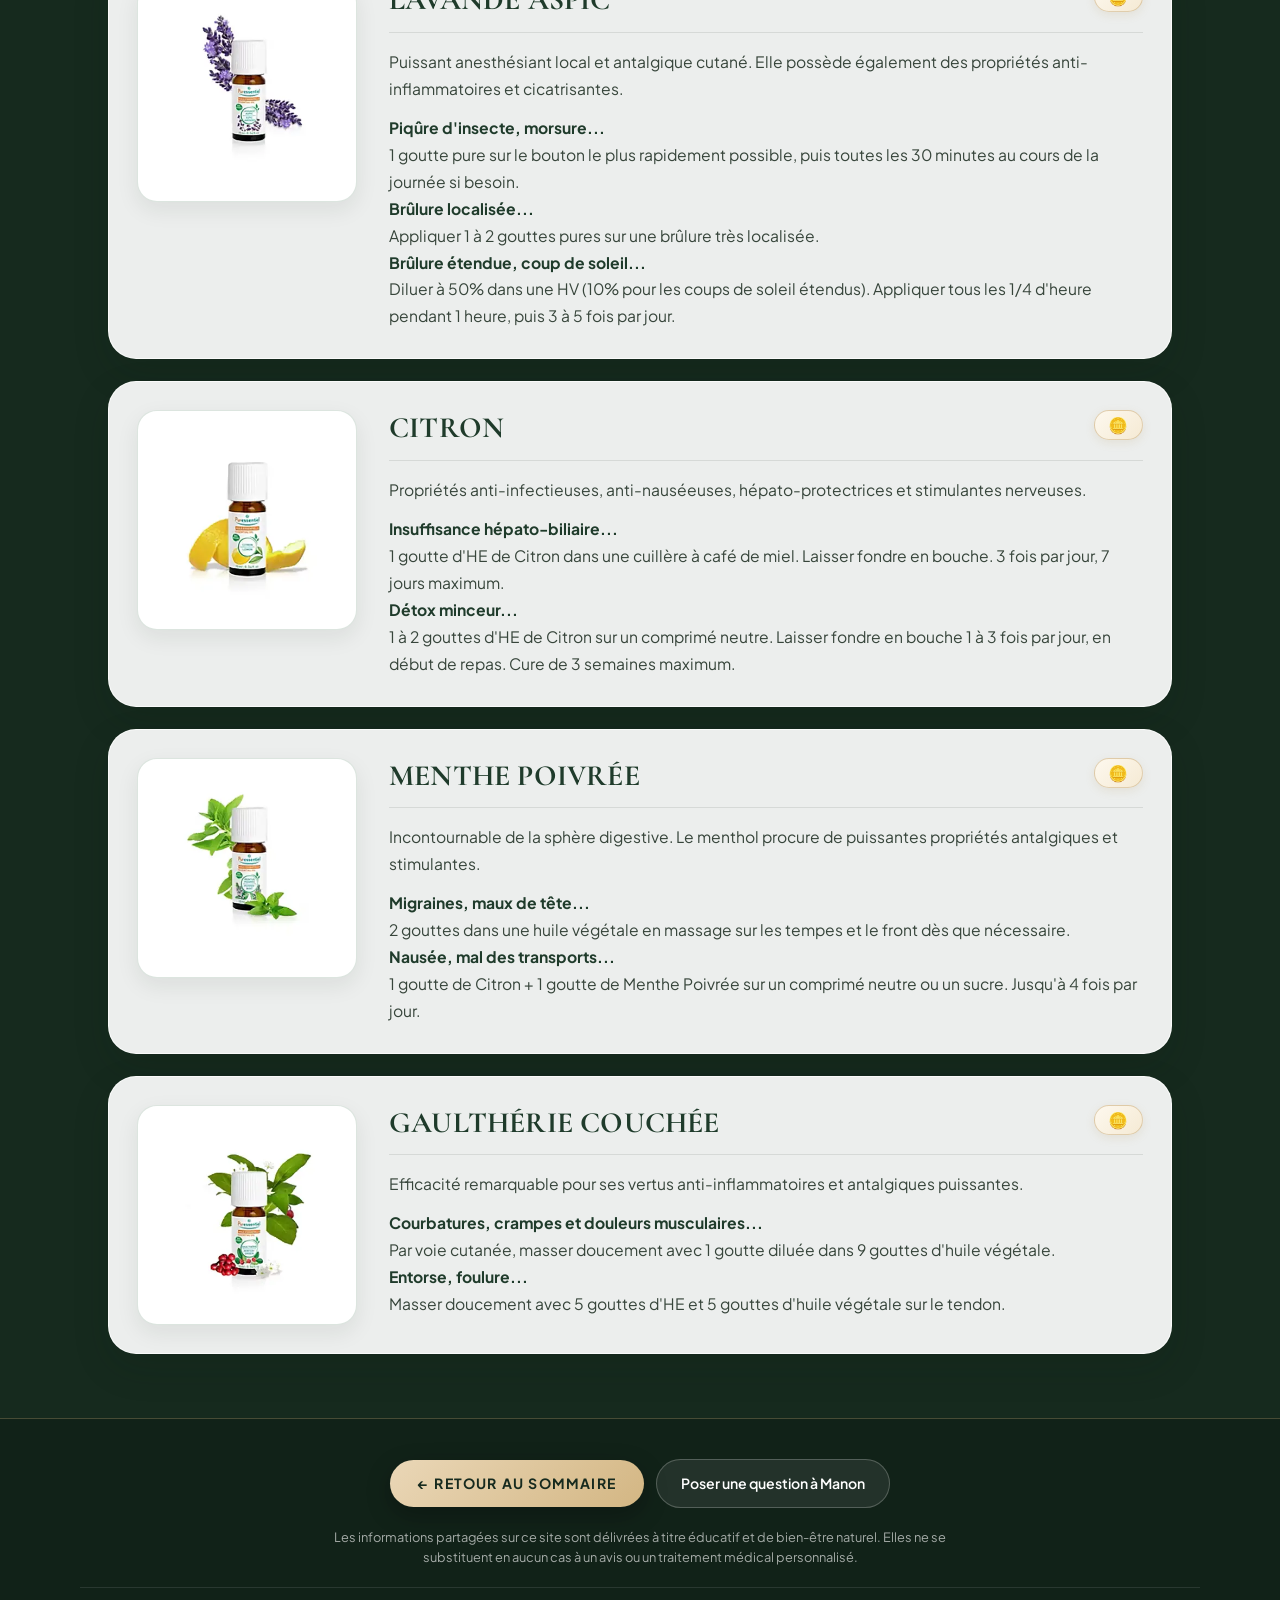
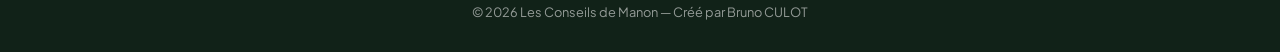
<file: pages/aroma_he.html>
<!DOCTYPE html>
<html lang="fr">
<head>
    <meta charset="UTF-8">
    <meta name="viewport" content="width=device-width, initial-scale=1.0">
    <title>Huiles Essentielles — Les Conseils de Manon</title>
    <link rel="stylesheet" href="../css/style.css">
</head>
<body>

    <!-- IMAGE DE FOND CONSERVÉE (aroma_he.webp) -->
    <div class="page-bg" style="background-image: url('../assets/images/aroma_he.webp');"></div>
    <div class="page-bg-overlay"></div>

    <div id="site-nav"></div>

    <header class="page-hero">
        <span class="hero-eyebrow">💧 Aromathérapie</span>
        <h1>Les Huiles Essentielles</h1>
        <p class="page-hero-sub">Les incontournables de la trousse familiale et leurs conseils d'utilisation sécurisés</p>

        <div class="subcat-tabs" role="navigation" aria-label="Sous-catégories Aromathérapie">
            <a href="aroma_he.html" class="subcat-tab active">💧 Huiles Essentielles</a>
            <a href="aroma_hydro.html" class="subcat-tab">🌸 Hydrolats &amp; Eaux Florales</a>
        </div>
    </header>

    <main class="container">
        <div class="intro-card">
            <p>
                L’aromathérapie est une pratique thérapeutique qui utilise des huiles essentielles extraites de plantes
                (fleurs, feuilles, écorces, etc.) pour promouvoir le bien-être physique, mental et émotionnel.
                Ces huiles, riches en composés aromatiques, peuvent être inhalées, appliquées sur la peau ou parfois
                ingérées (sous supervision professionnelle) pour soulager divers maux, comme le stress, les troubles
                du sommeil, les douleurs ou les infections. Elle repose sur les propriétés pharmacologiques et
                olfactives des huiles essentielles, souvent intégrée dans une approche holistique de la santé.
            </p>
            <div class="warning-banner">
                <span class="warning-banner-icon" aria-hidden="true">⚠️</span>
                <span>
                    Attention méfiance : les huiles essentielles doivent être utilisées avec prudence et connaissance.
                    Une formation ou des conseils d'experts sont fortement recommandés pour une utilisation sécurisée
                    et efficace. Elles sont fortement déconseillées aux jeunes enfants et femmes enceintes.
                </span>
            </div>
        </div>

        <div id="catalog-toolbar"></div>
        <div id="product-list"></div>
    </main>

    <div id="site-footer"></div>

    <script src="../json/aroma_he.js"></script>
    <script src="../script/main.js"></script>
    <script>
        if (typeof dataHE !== 'undefined') {
            displayProducts(dataHE);
        } else {
            console.error("La variable dataHE n'est pas trouvée. Vérifiez le fichier aroma_he.js");
        }
    </script>
</body>
</html>
</file>
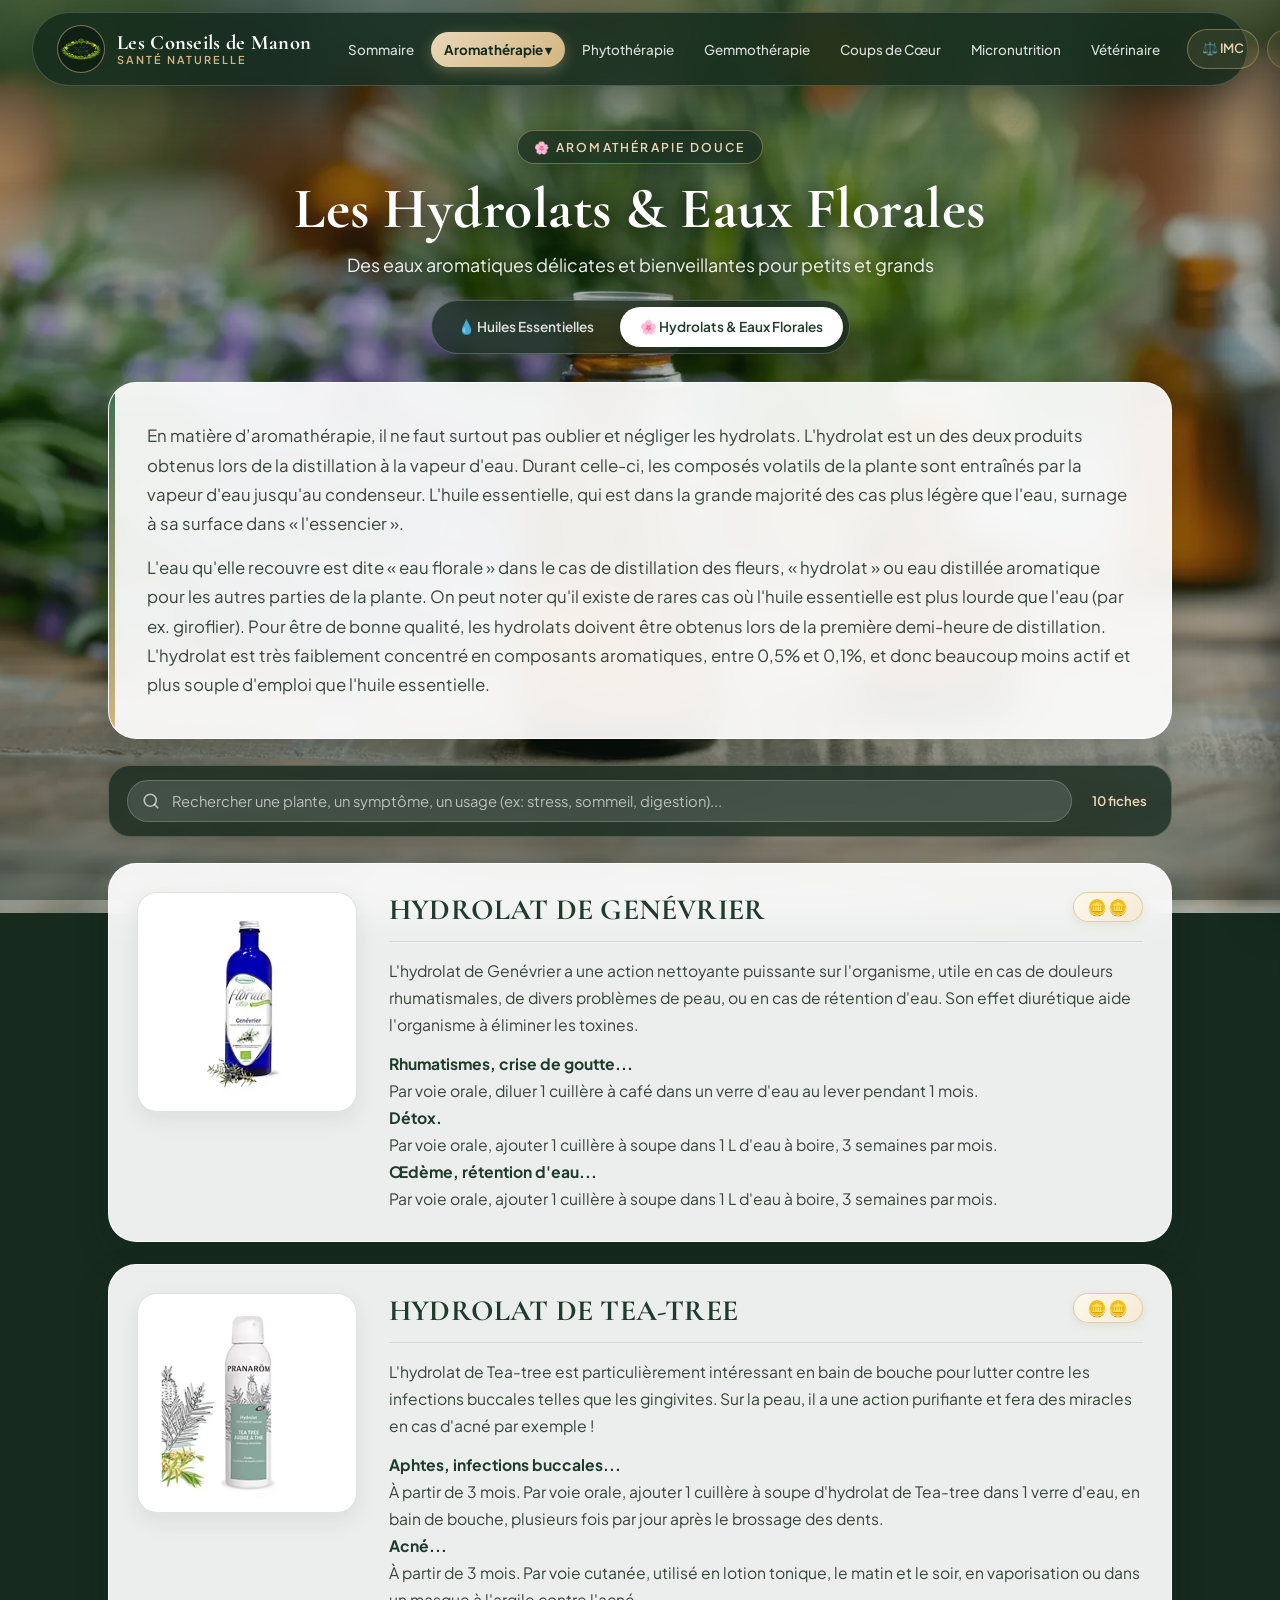
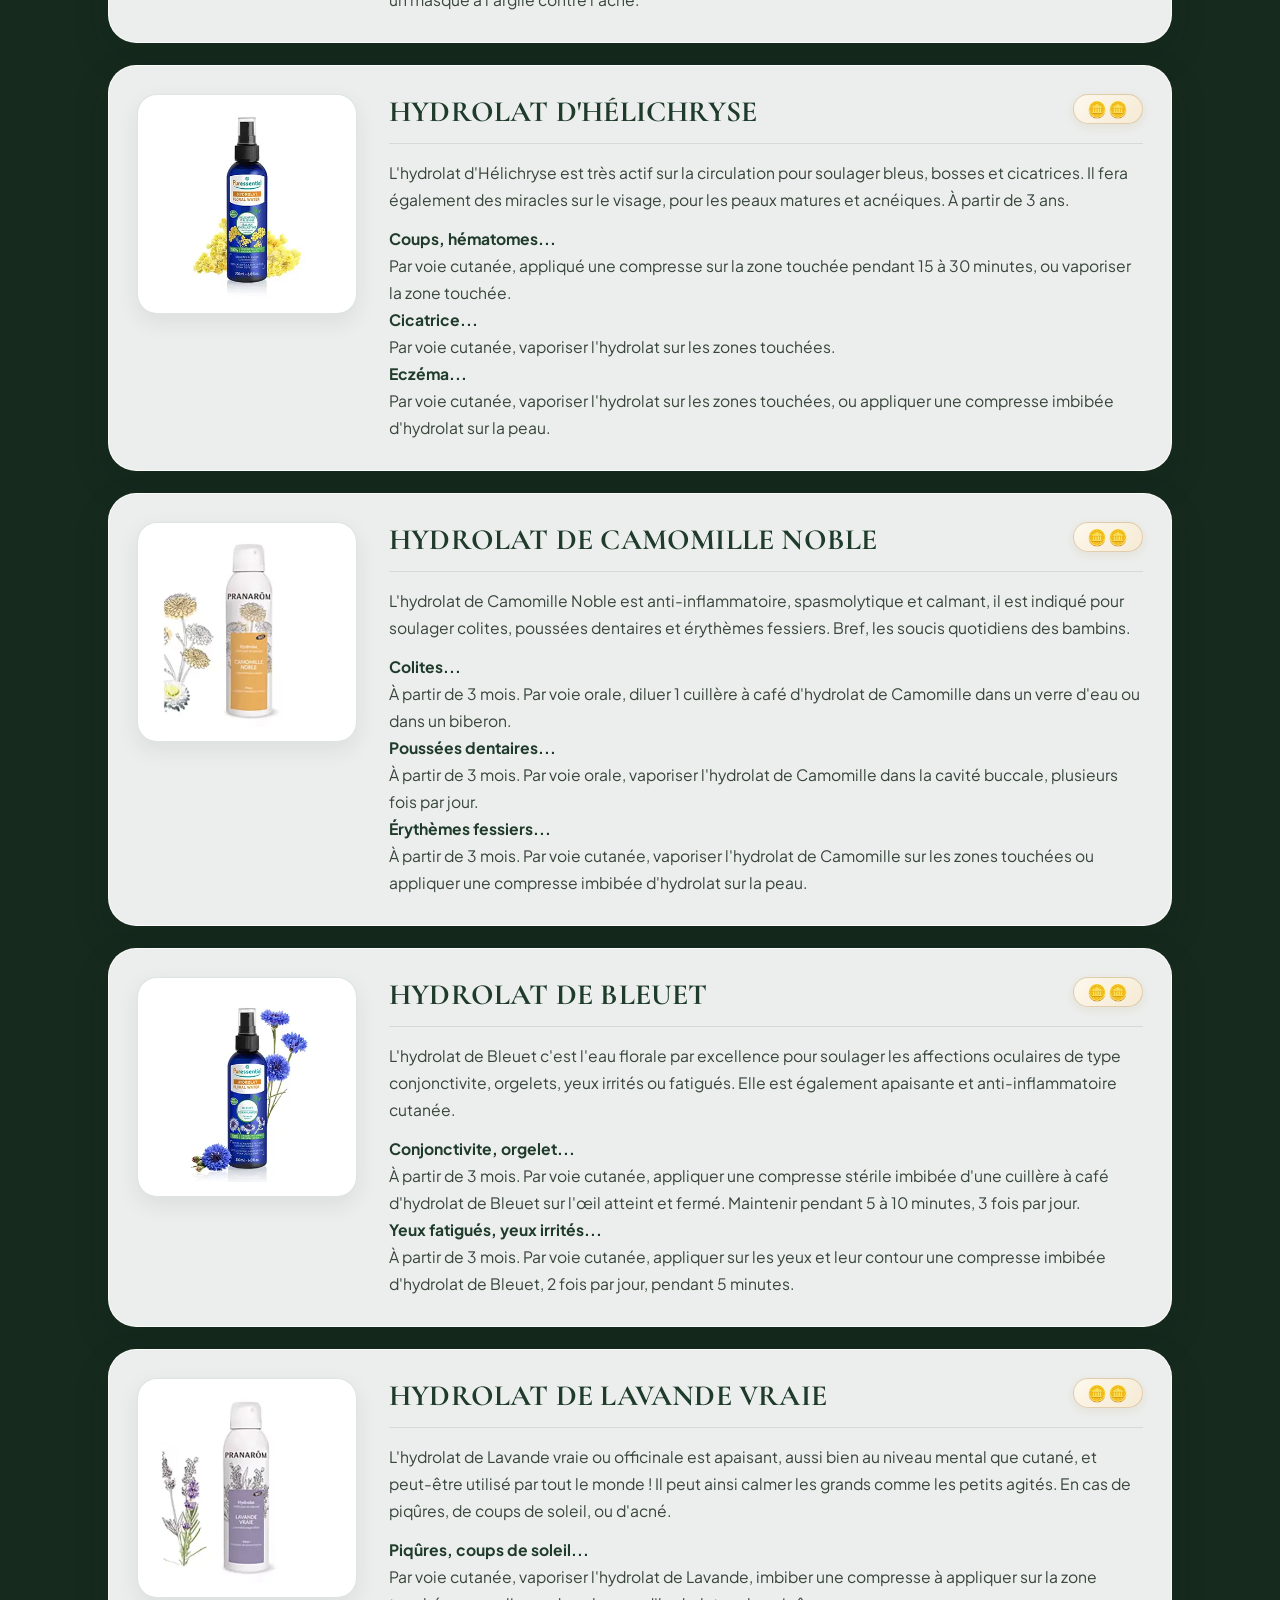
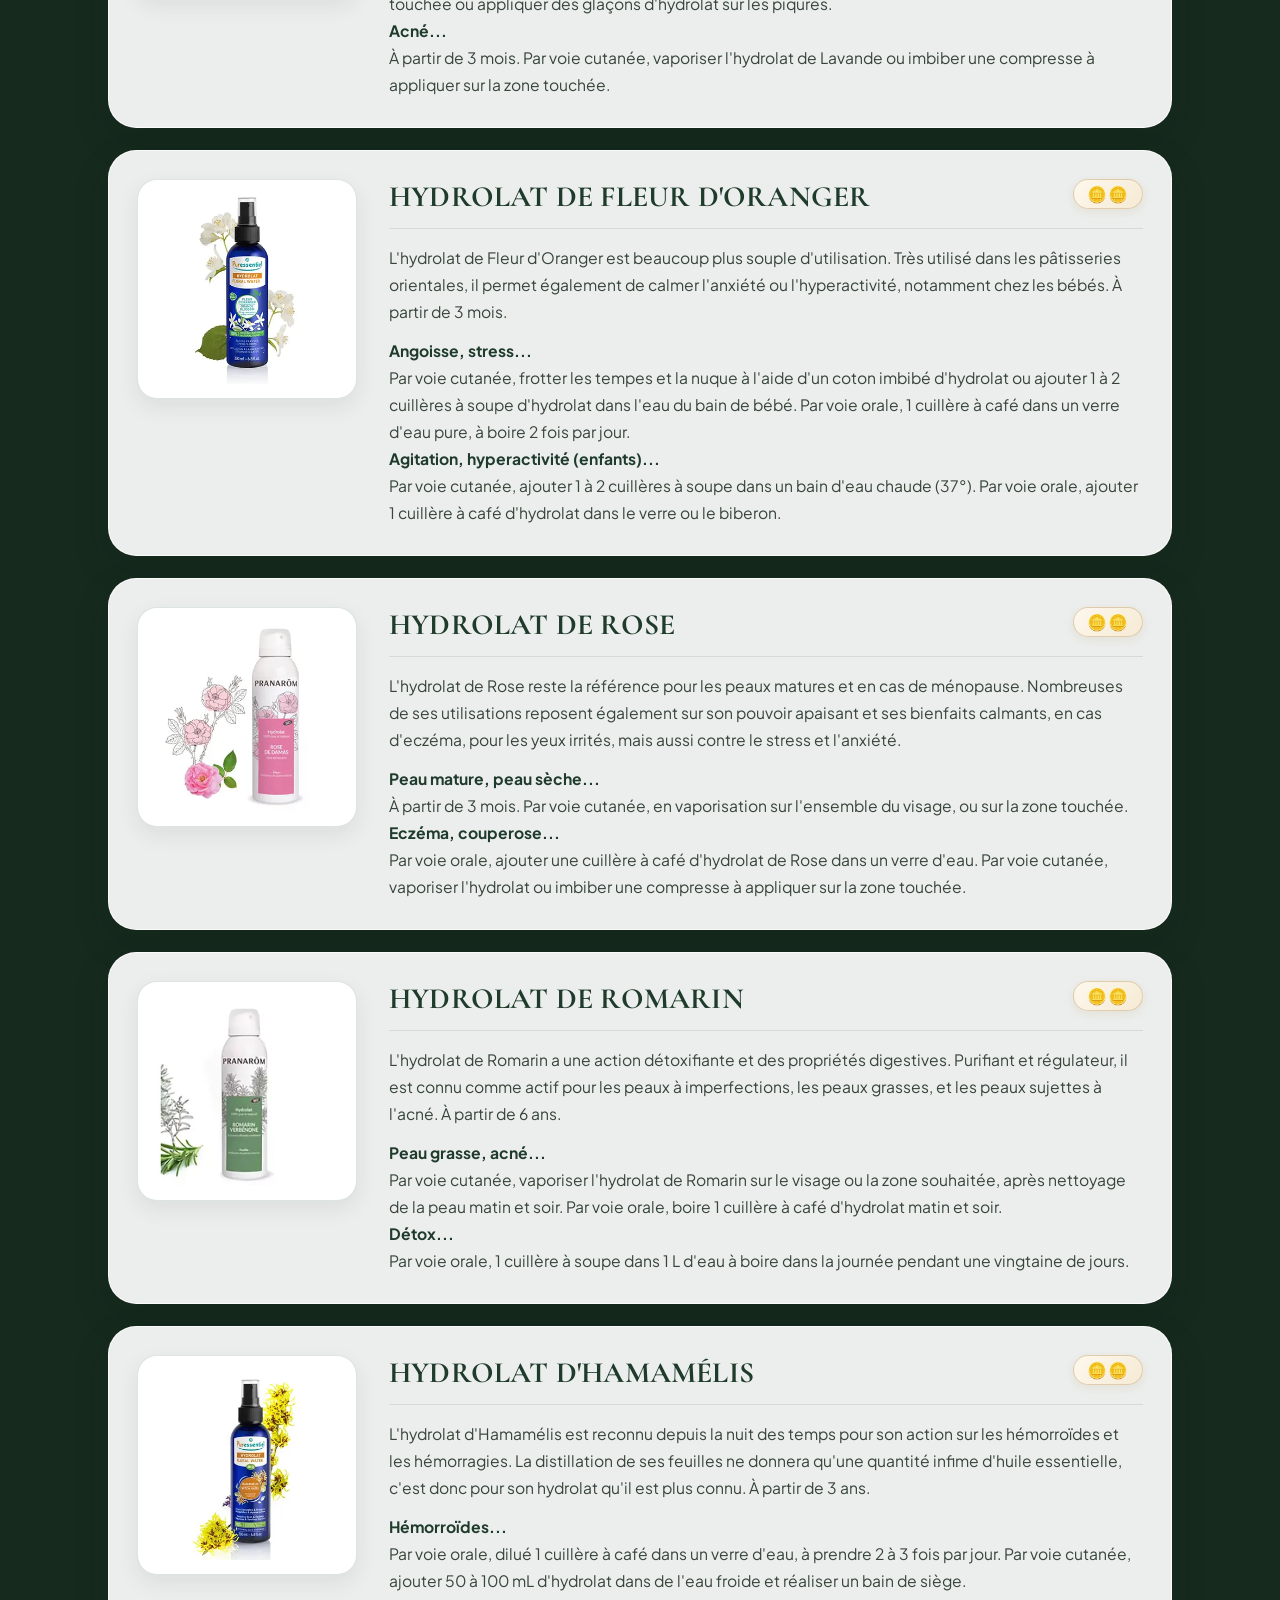
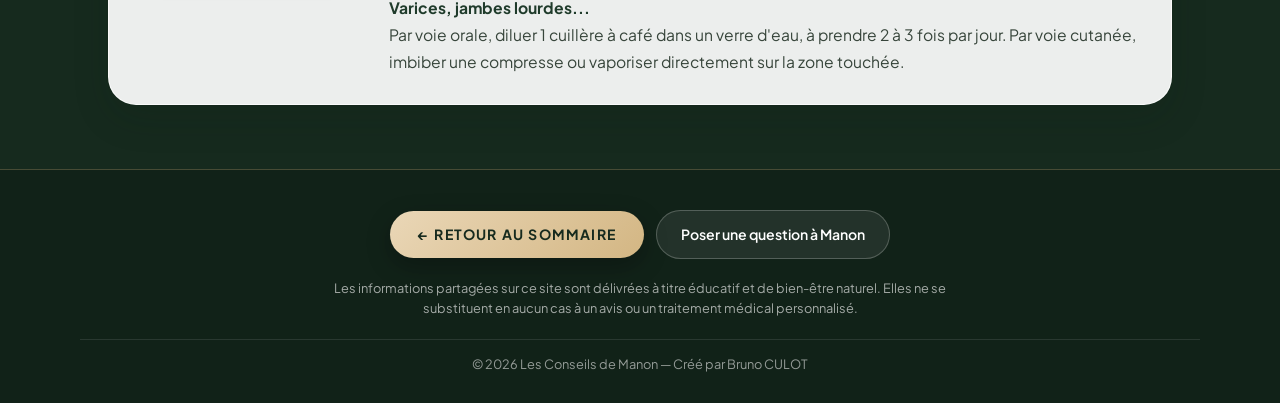
<file: pages/aroma_hydro.html>
<!DOCTYPE html>
<html lang="fr">
<head>
    <meta charset="UTF-8">
    <meta name="viewport" content="width=device-width, initial-scale=1.0">
    <title>Hydrolats — Les Conseils de Manon</title>
    <link rel="stylesheet" href="../css/style.css">
</head>
<body>

    <!-- IMAGE DE FOND CONSERVÉE (aroma_he.webp) -->
    <div class="page-bg" style="background-image: url('../assets/images/aroma_he.webp');"></div>
    <div class="page-bg-overlay"></div>

    <div id="site-nav"></div>

    <header class="page-hero">
        <span class="hero-eyebrow">🌸 Aromathérapie douce</span>
        <h1>Les Hydrolats &amp; Eaux Florales</h1>
        <p class="page-hero-sub">Des eaux aromatiques délicates et bienveillantes pour petits et grands</p>

        <div class="subcat-tabs" role="navigation" aria-label="Sous-catégories Aromathérapie">
            <a href="aroma_he.html" class="subcat-tab">💧 Huiles Essentielles</a>
            <a href="aroma_hydro.html" class="subcat-tab active">🌸 Hydrolats &amp; Eaux Florales</a>
        </div>
    </header>

    <main class="container">
        <div class="intro-card">
            <p>
                En matière d’aromathérapie, il ne faut surtout pas oublier et négliger les hydrolats.
                L'hydrolat est un des deux produits obtenus lors de la distillation à la vapeur d'eau. Durant celle-ci, les composés volatils de la plante sont entraînés par la vapeur d'eau jusqu'au condenseur. L'huile essentielle, qui est dans la grande majorité des cas plus légère que l'eau, surnage à sa surface dans « l'essencier ».
            </p>
            <p>
                L'eau qu'elle recouvre est dite « eau florale » dans le cas de distillation des fleurs, « hydrolat » ou eau distillée aromatique pour les autres parties de la plante. On peut noter qu'il existe de rares cas où l'huile essentielle est plus lourde que l'eau (par ex. giroflier). Pour être de bonne qualité, les hydrolats doivent être obtenus lors de la première demi-heure de distillation. L'hydrolat est très faiblement concentré en composants aromatiques, entre 0,5% et 0,1%, et donc beaucoup moins actif et plus souple d'emploi que l'huile essentielle.
            </p>
        </div>

        <div id="catalog-toolbar"></div>
        <div id="product-list"></div>
    </main>

    <div id="site-footer"></div>

    <script src="../json/aroma_hydro.js"></script>
    <script src="../script/main.js"></script>
    <script>
        if (typeof dataHydro !== 'undefined') {
            displayProducts(dataHydro);
        } else {
            console.error("La variable dataHydro n'est pas trouvée. Vérifiez le fichier aroma_hydro.js");
        }
    </script>
</body>
</html>
</file>
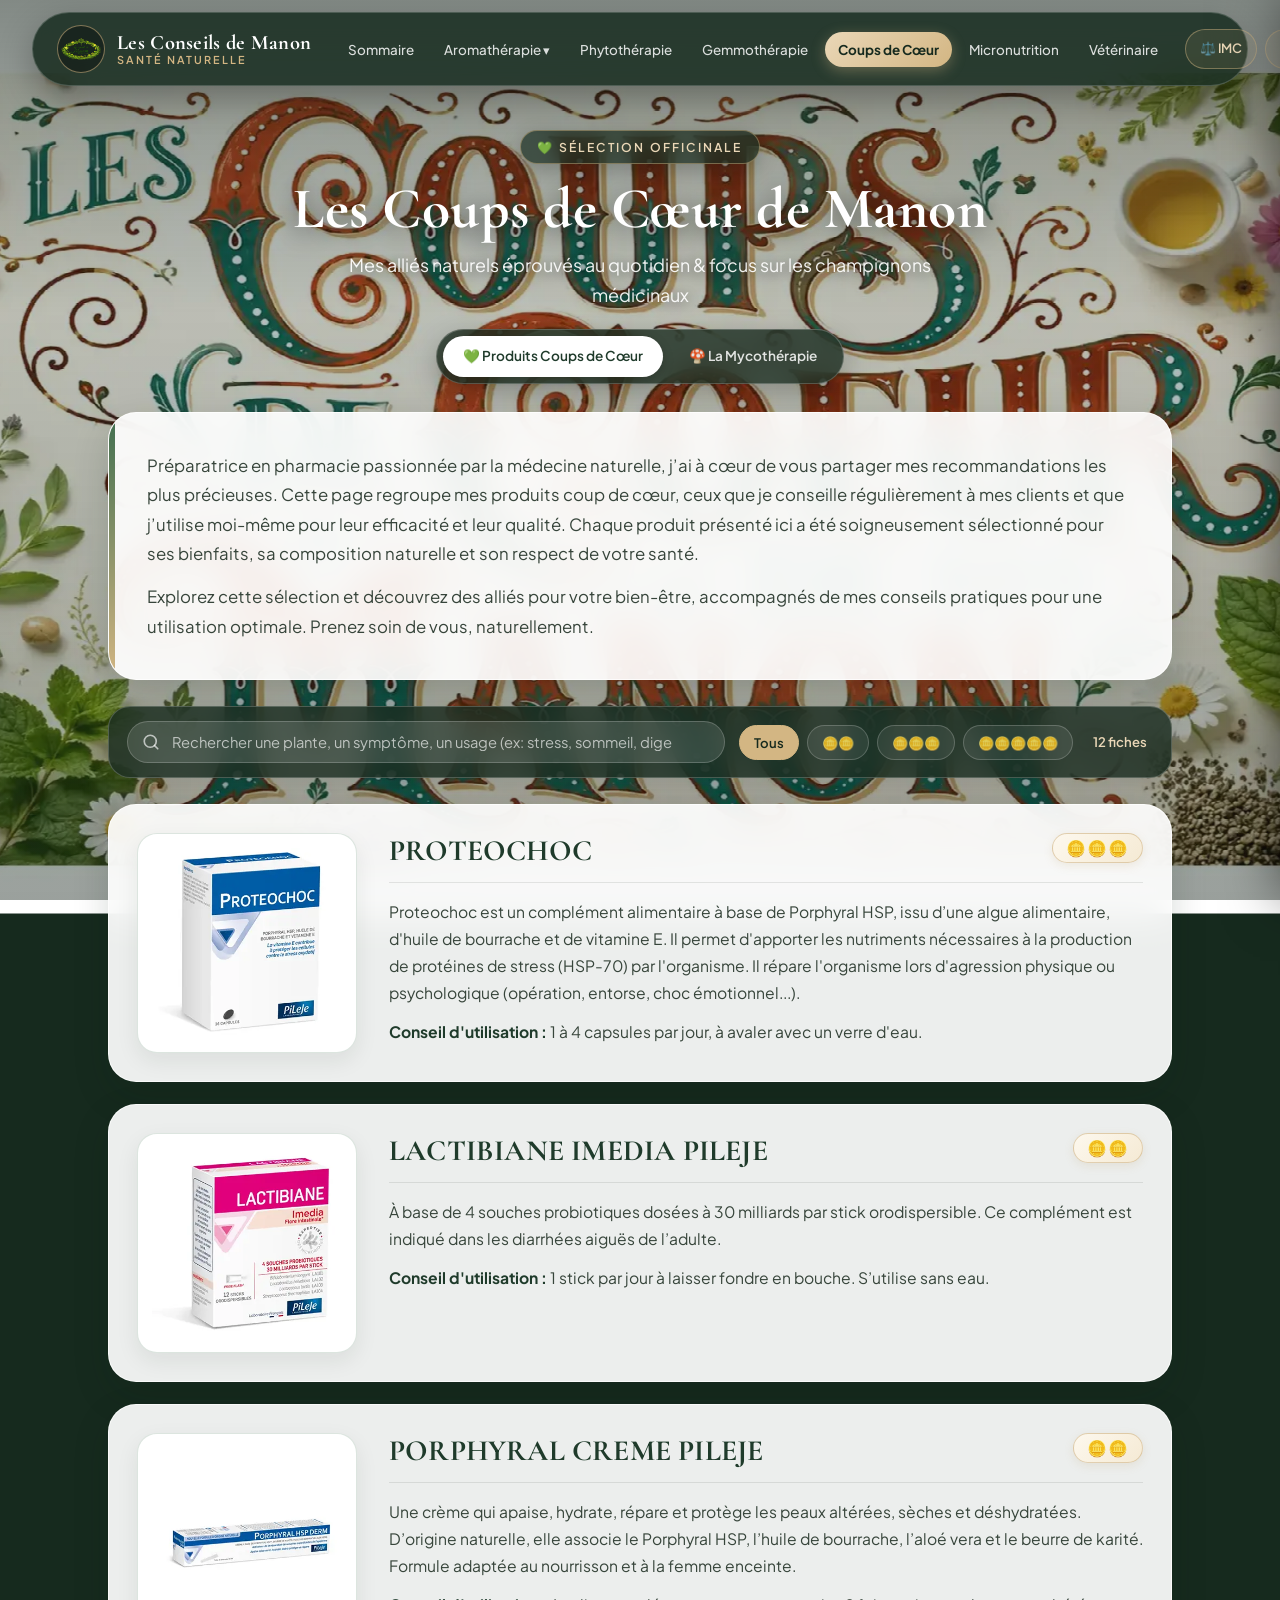
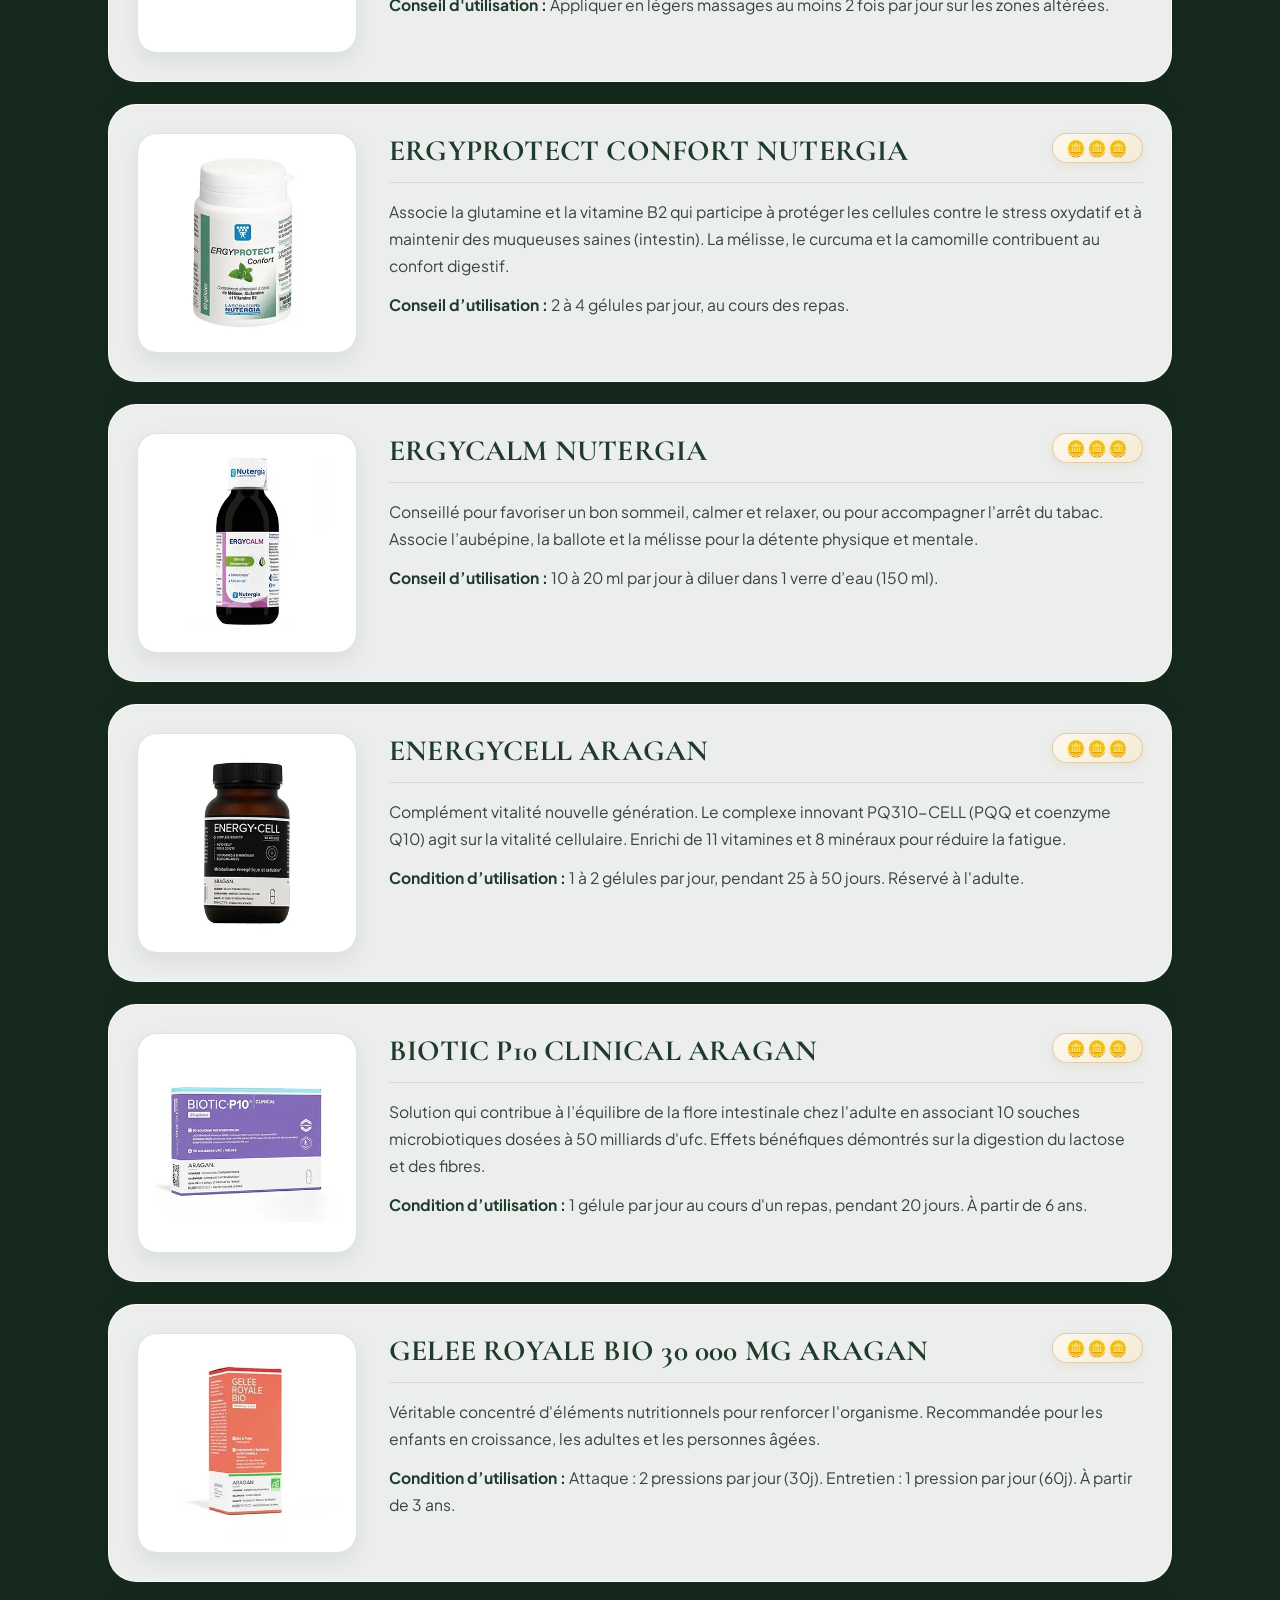
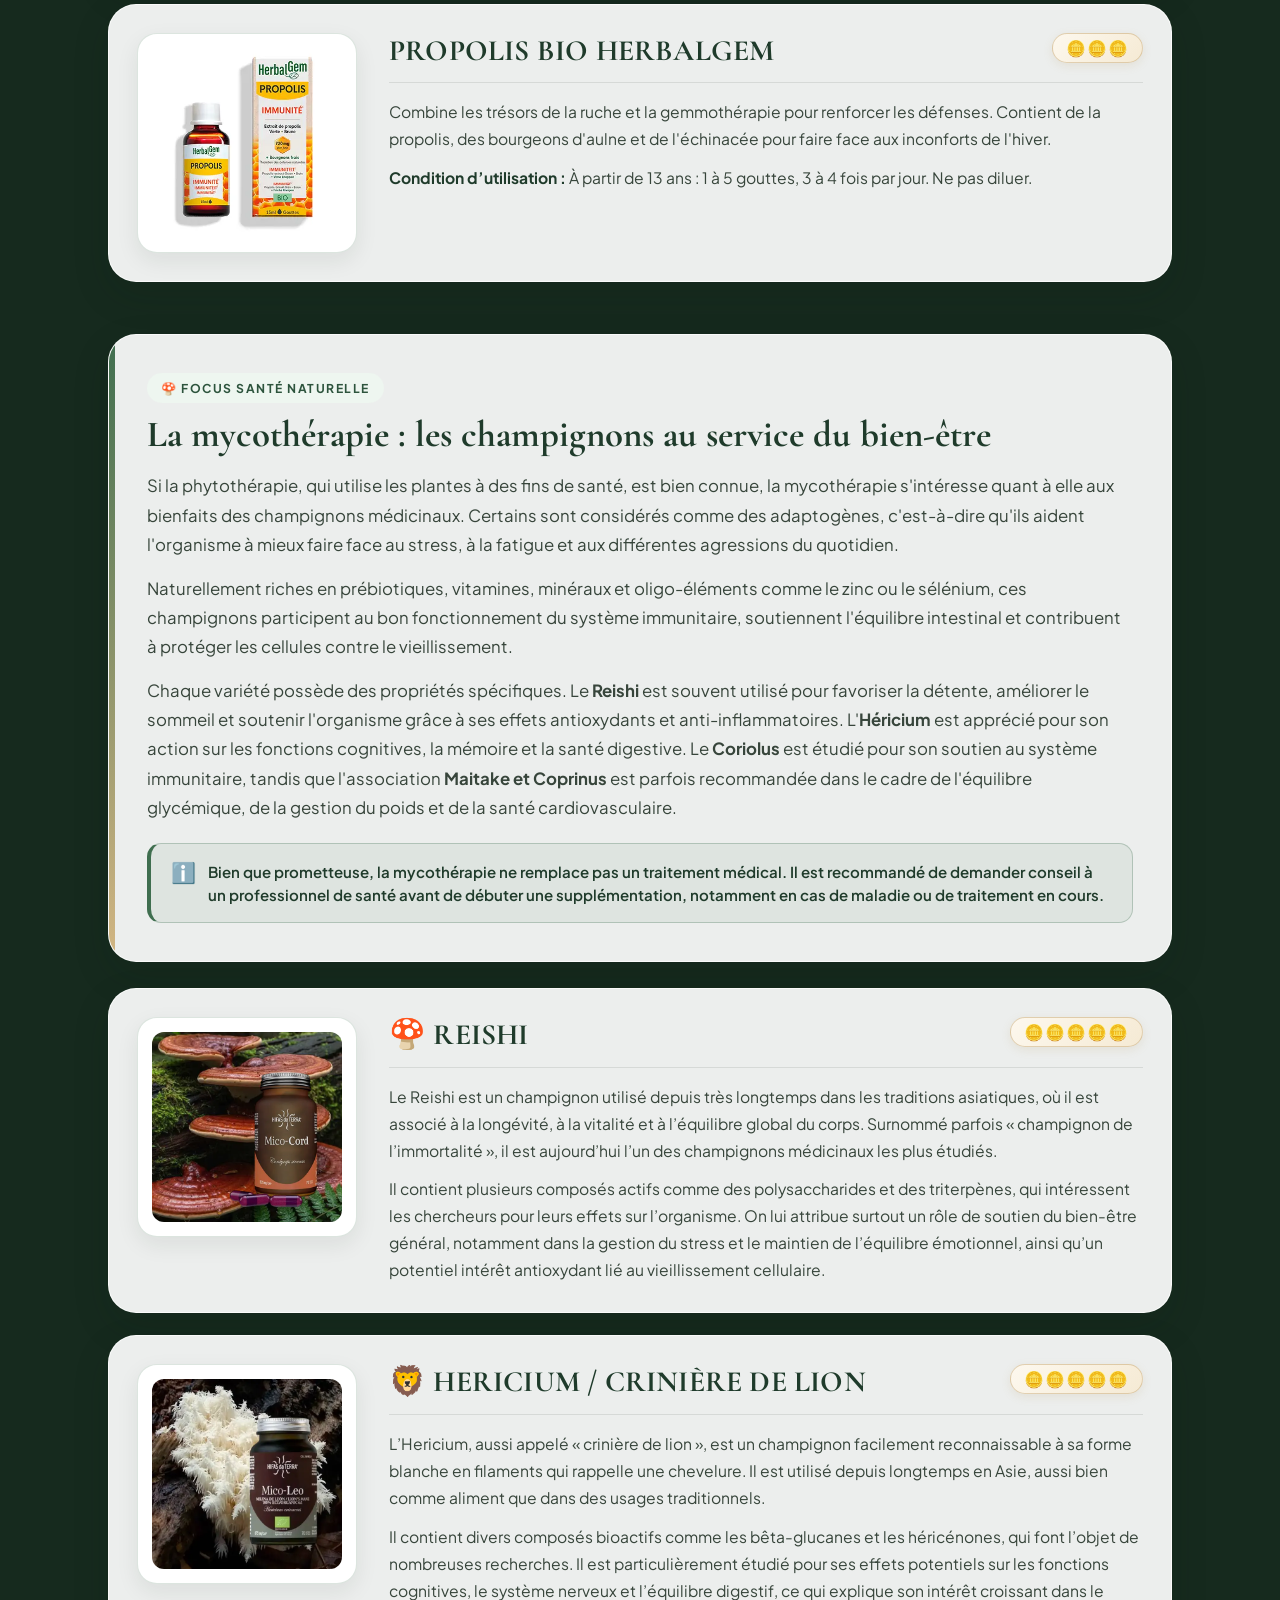
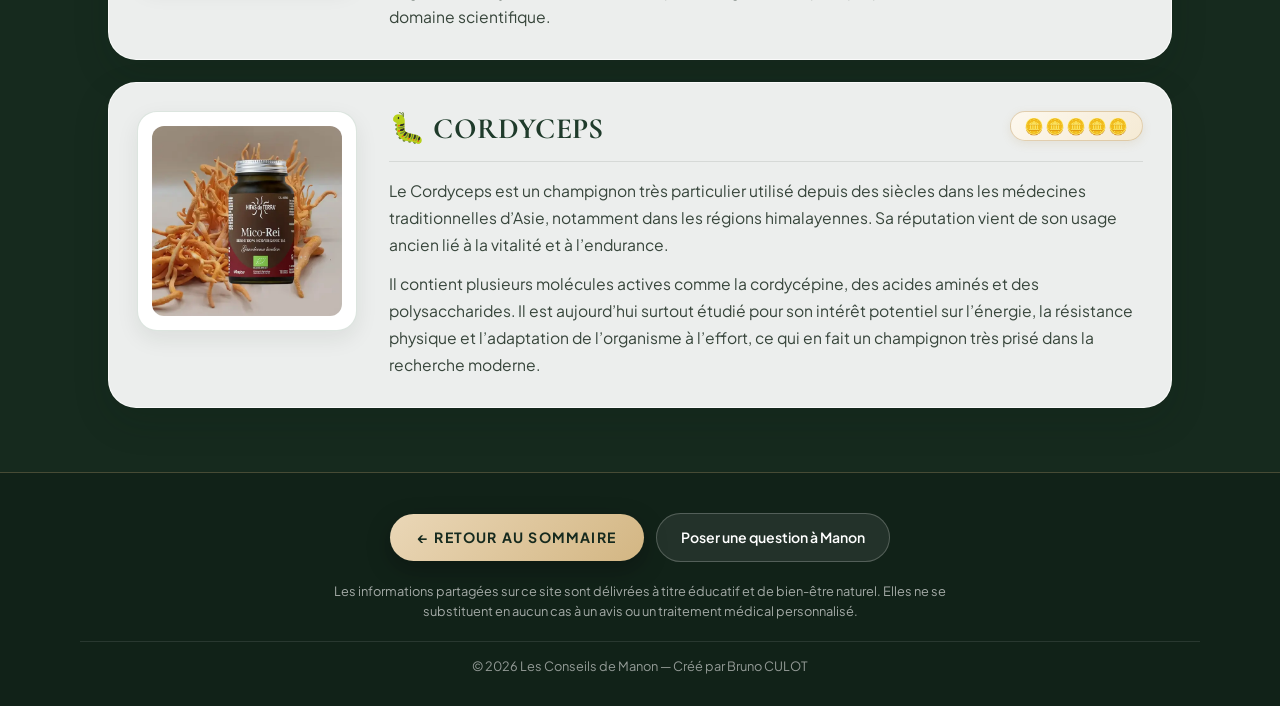
<file: pages/coeur.html>
<!DOCTYPE html>
<html lang="fr">
<head>
    <meta charset="UTF-8">
    <meta name="viewport" content="width=device-width, initial-scale=1.0">
    <title>Coups de Cœur & Mycothérapie — Les Conseils de Manon</title>
    <link rel="stylesheet" href="../css/style.css">
</head>
<body>

    <!-- IMAGE DE FOND CONSERVÉE (ccoeur.webp) -->
    <div class="page-bg" style="background-image: url('../assets/images/ccoeur.webp');"></div>
    <div class="page-bg-overlay"></div>

    <div id="site-nav"></div>

    <header class="page-hero">
        <span class="hero-eyebrow">💚 Sélection Officinale</span>
        <h1>Les Coups de Cœur de Manon</h1>
        <p class="page-hero-sub">Mes alliés naturels éprouvés au quotidien &amp; focus sur les champignons médicinaux</p>

        <div class="subcat-tabs" role="navigation" aria-label="Accès rapide sur la page">
            <a href="#section-coeur" class="subcat-tab active">💚 Produits Coups de Cœur</a>
            <a href="#section-myco" class="subcat-tab">🍄 La Mycothérapie</a>
        </div>
    </header>

    <main class="container">
        <div id="section-coeur" class="intro-card">
            <p>
                Préparatrice en pharmacie passionnée par la médecine naturelle, j’ai à cœur de vous partager mes recommandations les plus précieuses. Cette page regroupe mes produits coup de cœur, ceux que je conseille régulièrement à mes clients et que j’utilise moi-même pour leur efficacité et leur qualité. Chaque produit présenté ici a été soigneusement sélectionné pour ses bienfaits, sa composition naturelle et son respect de votre santé.
            </p>
            <p>
                Explorez cette sélection et découvrez des alliés pour votre bien-être, accompagnés de mes conseils pratiques pour une utilisation optimale. Prenez soin de vous, naturellement.
            </p>
        </div>

        <div id="catalog-toolbar"></div>

        <!-- PRODUITS COEUR.JS -->
        <div id="product-list"></div>

        <!-- SECTION MYCOTHÉRAPIE -->
        <div id="section-myco" class="intro-card section-divider-card">
            <span class="section-heading-badge">🍄 Focus Santé Naturelle</span>
            <h2 class="section-title-serif">La mycothérapie : les champignons au service du bien-être</h2>

            <p>
                Si la phytothérapie, qui utilise les plantes à des fins de santé, est bien connue, la mycothérapie s'intéresse quant à elle aux bienfaits des champignons médicinaux. Certains sont considérés comme des adaptogènes, c'est-à-dire qu'ils aident l'organisme à mieux faire face au stress, à la fatigue et aux différentes agressions du quotidien.
            </p>
            <p>
                Naturellement riches en prébiotiques, vitamines, minéraux et oligo-éléments comme le zinc ou le sélénium, ces champignons participent au bon fonctionnement du système immunitaire, soutiennent l'équilibre intestinal et contribuent à protéger les cellules contre le vieillissement.
            </p>
            <p>
                Chaque variété possède des propriétés spécifiques. Le <strong>Reishi</strong> est souvent utilisé pour favoriser la détente, améliorer le sommeil et soutenir l'organisme grâce à ses effets antioxydants et anti-inflammatoires. L'<strong>Héricium</strong> est apprécié pour son action sur les fonctions cognitives, la mémoire et la santé digestive. Le <strong>Coriolus</strong> est étudié pour son soutien au système immunitaire, tandis que l'association <strong>Maitake et Coprinus</strong> est parfois recommandée dans le cadre de l'équilibre glycémique, de la gestion du poids et de la santé cardiovasculaire.
            </p>

            <div class="warning-banner" style="background: rgba(63, 110, 79, 0.08); border-color: rgba(63, 110, 79, 0.28); border-left-color: var(--main-green); color: var(--forest-800);">
                <span class="warning-banner-icon" aria-hidden="true">ℹ️</span>
                <span>
                    Bien que prometteuse, la mycothérapie ne remplace pas un traitement médical. Il est recommandé de demander conseil à un professionnel de santé avant de débuter une supplémentation, notamment en cas de maladie ou de traitement en cours.
                </span>
            </div>
        </div>

        <!-- PRODUITS MICO.JS -->
        <div id="mico-list"></div>
    </main>

    <div id="site-footer"></div>

    <script src="../json/coeur.js"></script>
    <script src="../json/mico.js"></script>
    <script src="../script/main.js"></script>
    <script>
        if (typeof dataCoeur !== 'undefined') {
            displayProducts(dataCoeur, 'product-list');
        }
        if (typeof dataMico !== 'undefined') {
            displayProducts(dataMico, 'mico-list');
        }
    </script>
</body>
</html>
</file>
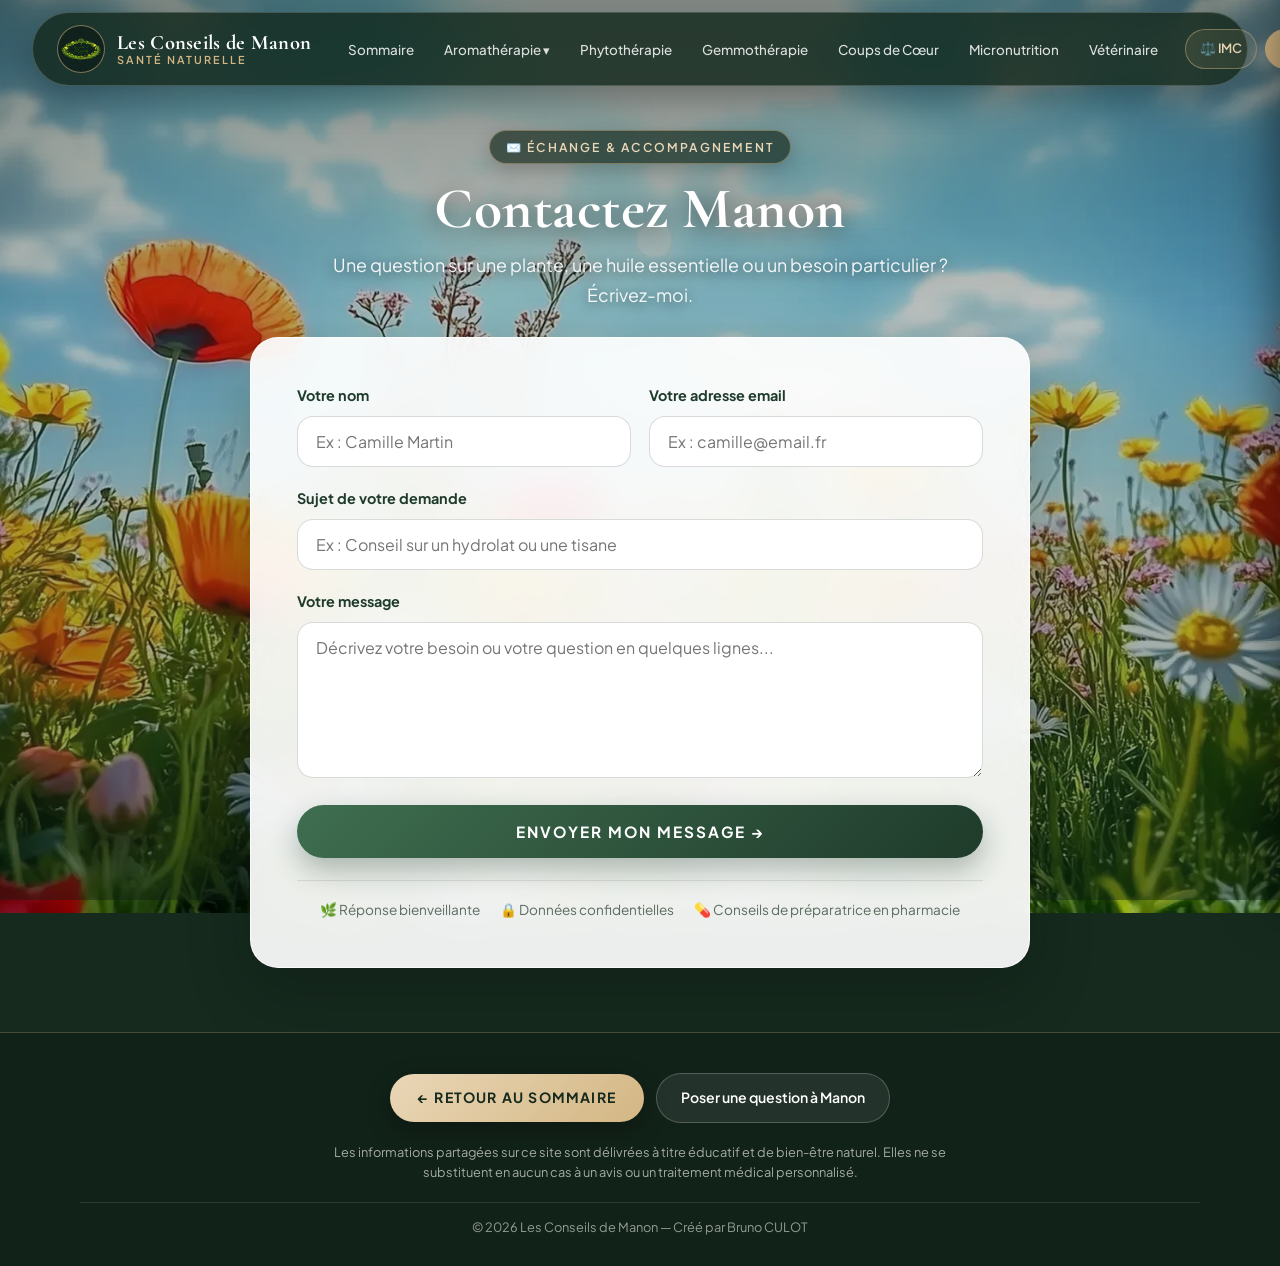
<file: pages/contact.html>
<!DOCTYPE html>
<html lang="fr">
<head>
    <meta charset="UTF-8">
    <meta name="viewport" content="width=device-width, initial-scale=1.0">
    <title>Contact — Les Conseils de Manon</title>
    <link rel="stylesheet" href="../css/style.css">
    <style>
        .contact-layout {
            max-width: 780px;
            margin: 0 auto;
        }

        .contact-card {
            background: var(--glass-bg-strong);
            backdrop-filter: blur(20px) saturate(140%);
            -webkit-backdrop-filter: blur(20px) saturate(140%);
            border: 1.5px solid var(--glass-border);
            border-radius: var(--radius-lg);
            padding: clamp(24px, 4.5vw, 46px);
            box-shadow: var(--shadow-lg);
        }

        .contact-grid-row {
            display: grid;
            grid-template-columns: 1fr 1fr;
            gap: 18px;
        }

        .form-field {
            margin-bottom: 20px;
        }

        .form-field label {
            display: block;
            margin-bottom: 8px;
            font-size: 0.9rem;
            font-weight: 700;
            color: var(--forest-800);
        }

        .form-field input,
        .form-field textarea {
            width: 100%;
            padding: 14px 18px;
            border: 1.5px solid rgba(24, 34, 27, 0.16);
            border-radius: 16px;
            background: var(--white);
            font-size: 1rem;
            color: var(--ink-900);
            outline: none;
            transition: all 0.25s ease;
        }

        .form-field textarea {
            resize: vertical;
            min-height: 150px;
        }

        .form-field input:focus,
        .form-field textarea:focus {
            border-color: var(--main-green);
            box-shadow: 0 0 0 4px rgba(63, 110, 79, 0.14);
        }

        .btn-submit {
            width: 100%;
            padding: 17px 28px;
            border: none;
            border-radius: 999px;
            background: linear-gradient(135deg, var(--main-green) 0%, var(--forest-800) 100%);
            color: var(--white);
            font-size: 0.96rem;
            font-weight: 700;
            text-transform: uppercase;
            letter-spacing: 2px;
            cursor: pointer;
            box-shadow: 0 12px 28px rgba(31, 59, 43, 0.32);
            transition: all 0.3s var(--transition-smooth);
        }

        .btn-submit:hover {
            transform: translateY(-2px);
            box-shadow: 0 16px 34px rgba(31, 59, 43, 0.44);
        }

        .contact-reassurance {
            margin-top: 22px;
            padding-top: 18px;
            border-top: 1px solid rgba(24, 34, 27, 0.1);
            display: flex;
            align-items: center;
            justify-content: center;
            gap: 20px;
            flex-wrap: wrap;
            font-size: 0.85rem;
            color: var(--ink-500);
        }

        @media (max-width: 640px) {
            .contact-grid-row {
                grid-template-columns: 1fr;
                gap: 0;
            }
        }
    </style>
</head>
<body>

    <!-- IMAGE DE FOND CONSERVÉE (champ.webp) -->
    <div class="page-bg" style="background-image: url('../assets/images/champ.webp');"></div>
    <div class="page-bg-overlay"></div>

    <div id="site-nav"></div>

    <header class="page-hero">
        <span class="hero-eyebrow">✉️ Échange &amp; Accompagnement</span>
        <h1>Contactez Manon</h1>
        <p class="page-hero-sub">Une question sur une plante, une huile essentielle ou un besoin particulier ? Écrivez-moi.</p>
    </header>

    <main class="container">
        <div class="contact-layout">
            <div class="contact-card">
                <form action="https://formspree.io/f/mykqkzpw" method="POST">
                    <div class="contact-grid-row">
                        <div class="form-field">
                            <label for="name">Votre nom</label>
                            <input type="text" name="name" id="name" placeholder="Ex : Camille Martin" required>
                        </div>

                        <div class="form-field">
                            <label for="email">Votre adresse email</label>
                            <input type="email" name="_replyto" id="email" placeholder="Ex : camille@email.fr" required>
                        </div>
                    </div>

                    <div class="form-field">
                        <label for="subject">Sujet de votre demande</label>
                        <input type="text" name="subject" id="subject" placeholder="Ex : Conseil sur un hydrolat ou une tisane" required>
                    </div>

                    <div class="form-field">
                        <label for="message">Votre message</label>
                        <textarea name="message" id="message" rows="6" placeholder="Décrivez votre besoin ou votre question en quelques lignes..." required></textarea>
                    </div>

                    <button type="submit" class="btn-submit">Envoyer mon message →</button>
                </form>

                <div class="contact-reassurance">
                    <span>🌿 Réponse bienveillante</span>
                    <span>🔒 Données confidentielles</span>
                    <span>💊 Conseils de préparatrice en pharmacie</span>
                </div>
            </div>
        </div>
    </main>

    <div id="site-footer"></div>

    <script src="../script/main.js"></script>
</body>
</html>
</file>
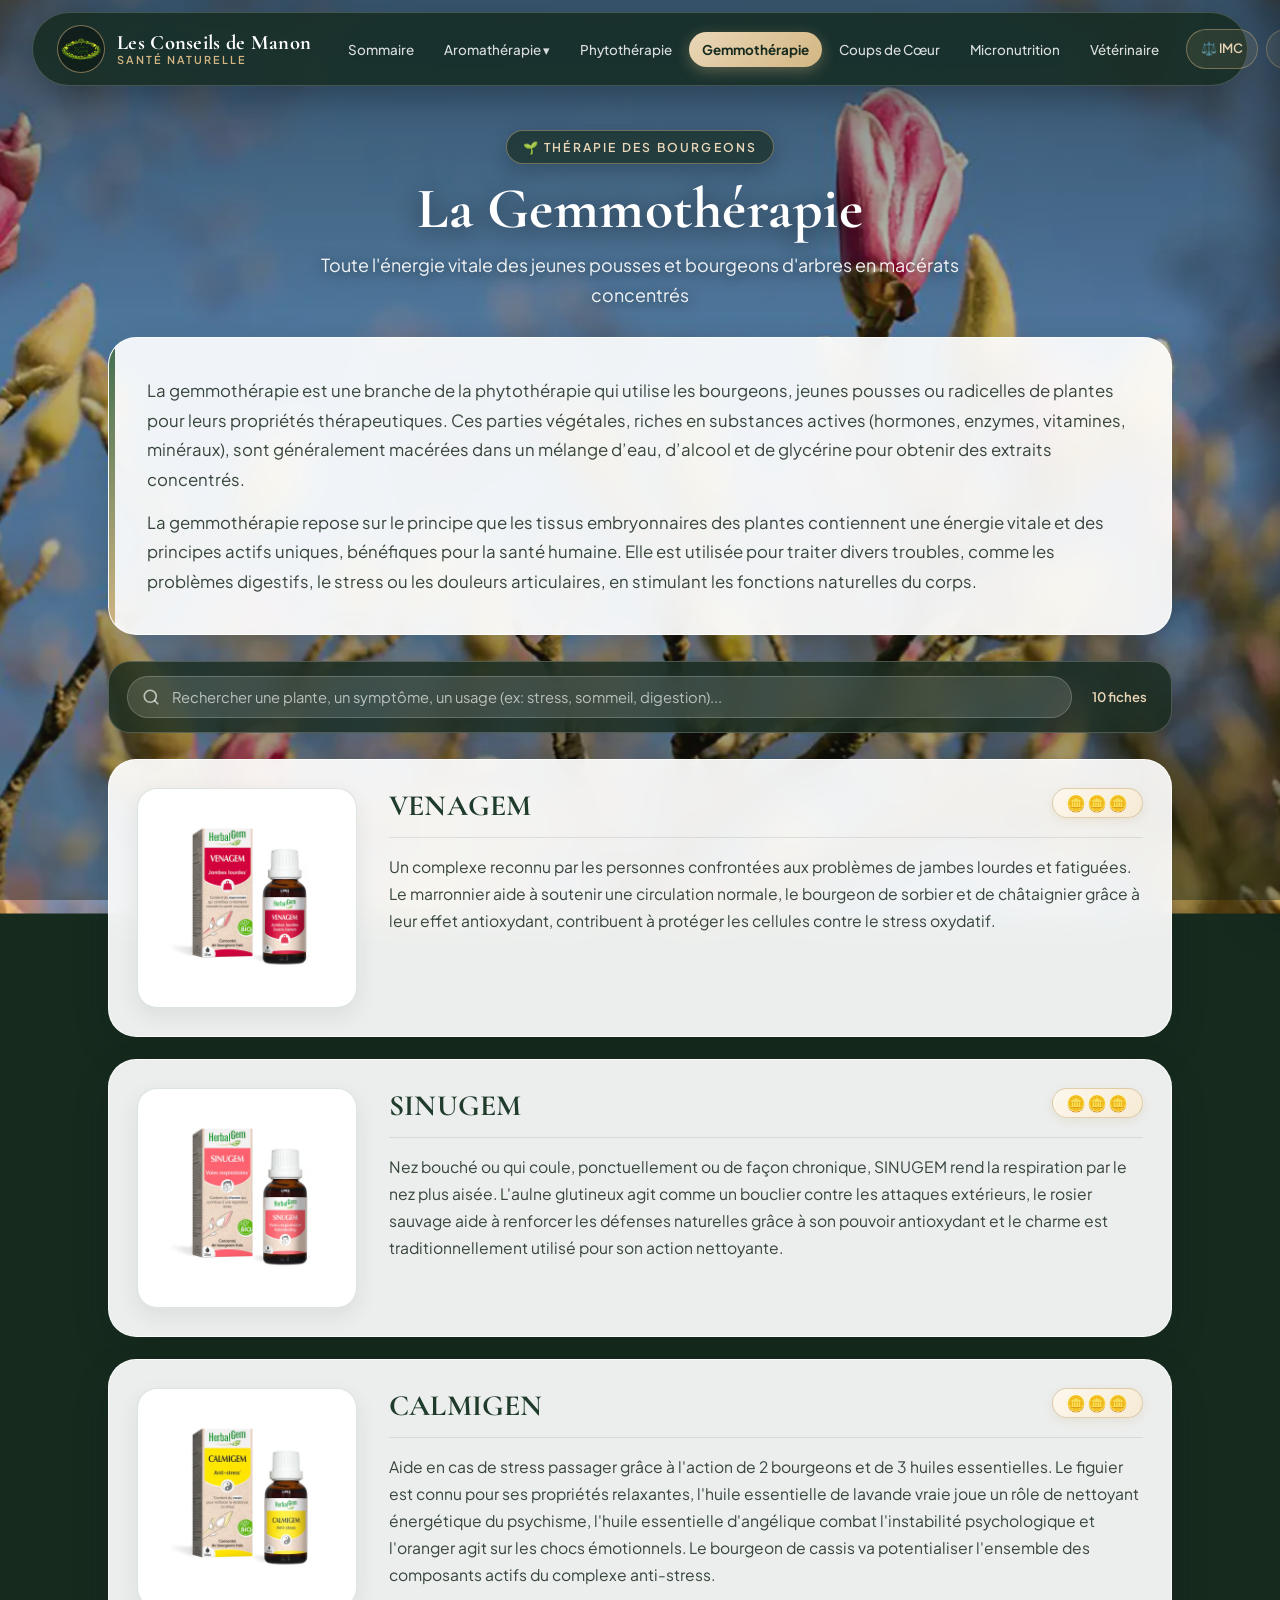
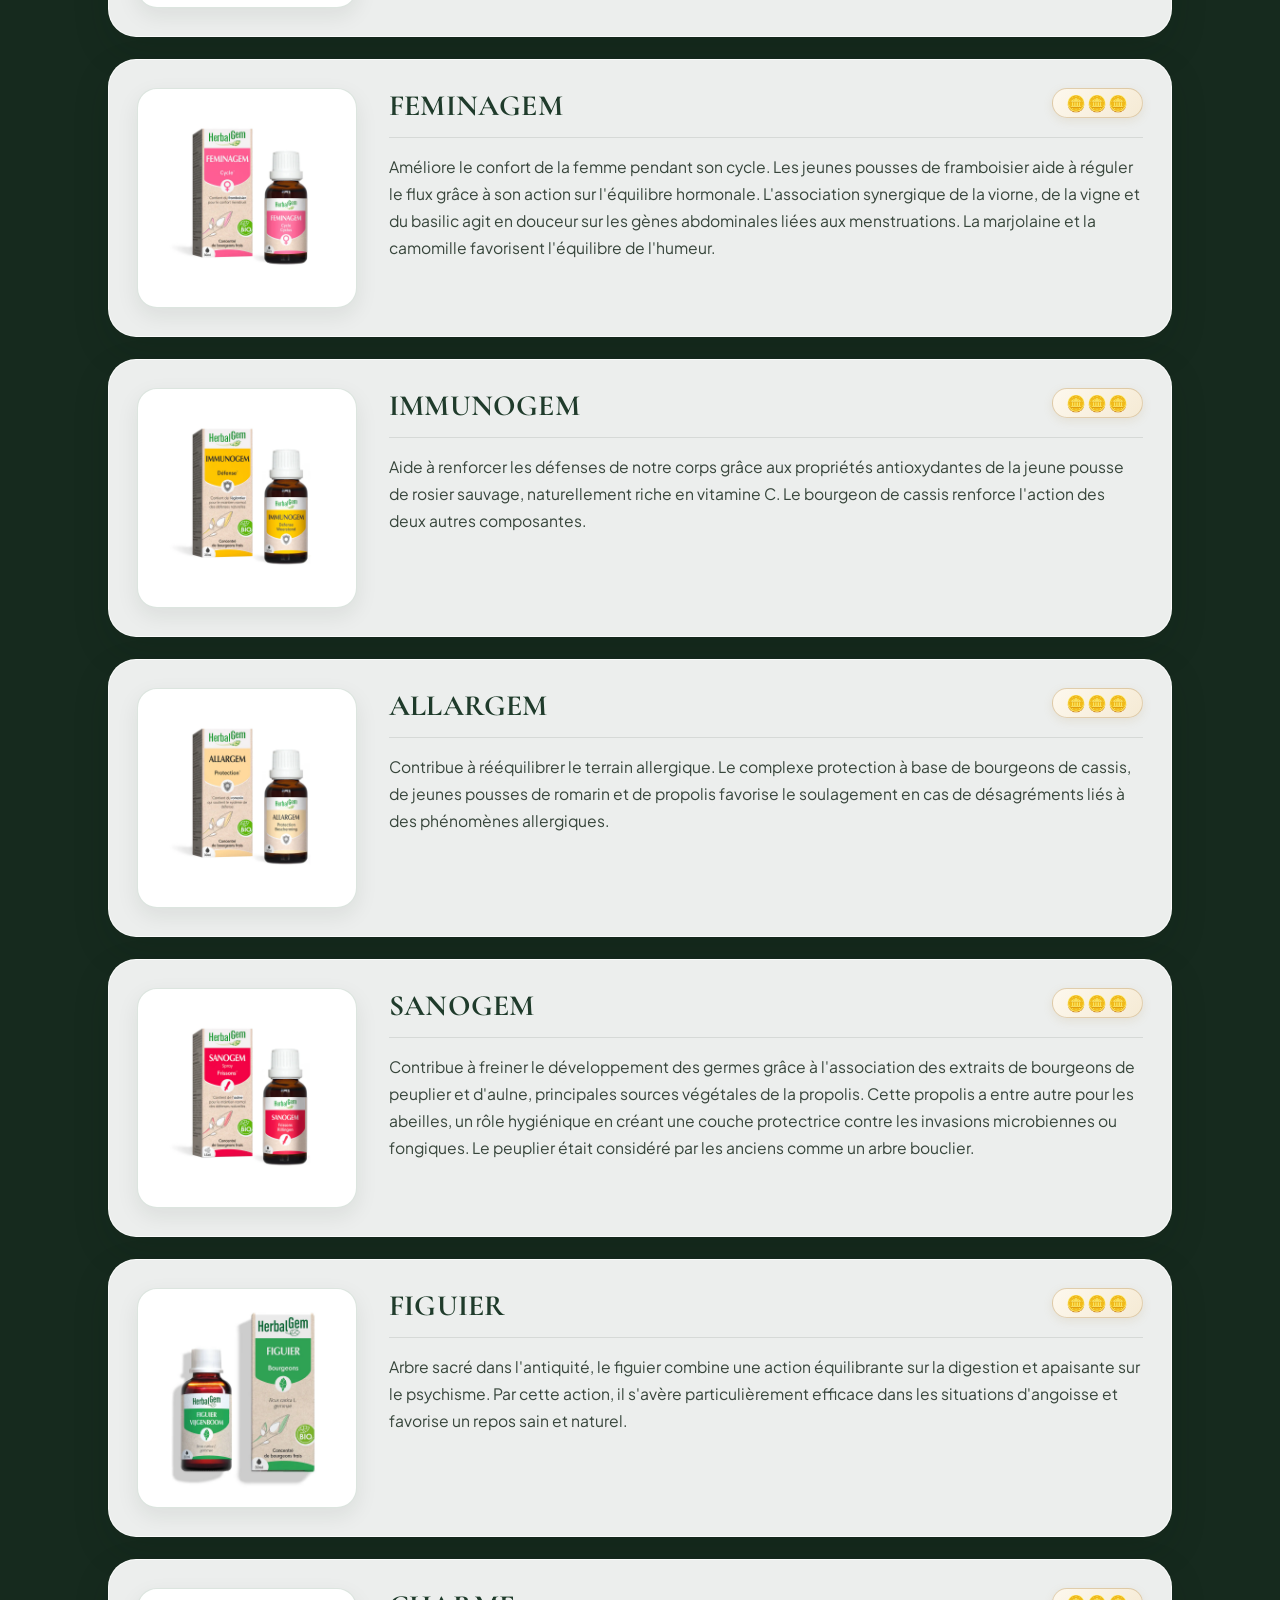
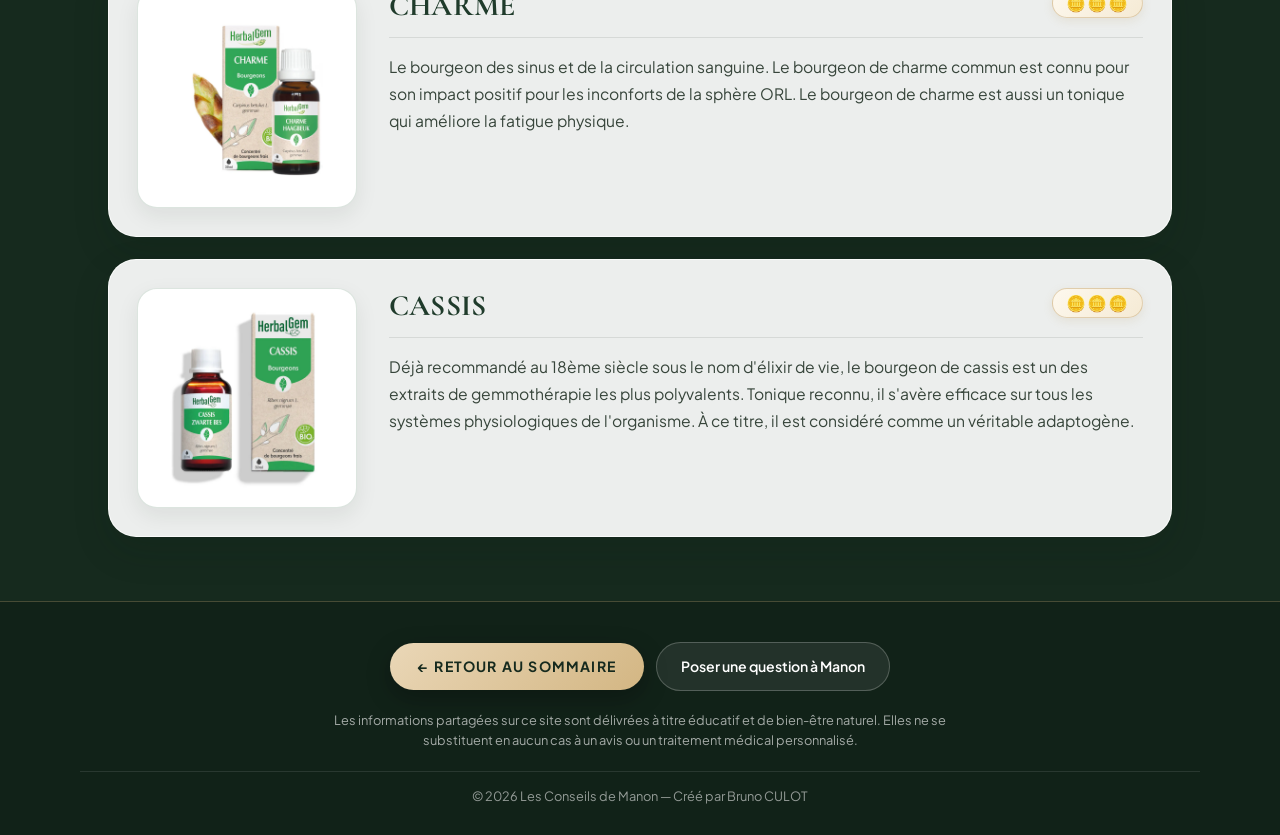
<file: pages/gemmo.html>
<!DOCTYPE html>
<html lang="fr">
<head>
    <meta charset="UTF-8">
    <meta name="viewport" content="width=device-width, initial-scale=1.0">
    <title>Gemmothérapie — Les Conseils de Manon</title>
    <link rel="stylesheet" href="../css/style.css">
</head>
<body>

    <!-- IMAGE DE FOND CONSERVÉE (bourgeons.webp) -->
    <div class="page-bg" style="background-image: url('../assets/images/bourgeons.webp');"></div>
    <div class="page-bg-overlay"></div>

    <div id="site-nav"></div>

    <header class="page-hero">
        <span class="hero-eyebrow">🌱 Thérapie des Bourgeons</span>
        <h1>La Gemmothérapie</h1>
        <p class="page-hero-sub">Toute l'énergie vitale des jeunes pousses et bourgeons d'arbres en macérats concentrés</p>
    </header>

    <main class="container">
        <div class="intro-card">
            <p>
                La gemmothérapie est une branche de la phytothérapie qui utilise les bourgeons, jeunes pousses ou radicelles de plantes pour leurs propriétés thérapeutiques. Ces parties végétales, riches en substances actives (hormones, enzymes, vitamines, minéraux), sont généralement macérées dans un mélange d’eau, d’alcool et de glycérine pour obtenir des extraits concentrés.
            </p>
            <p>
                La gemmothérapie repose sur le principe que les tissus embryonnaires des plantes contiennent une énergie vitale et des principes actifs uniques, bénéfiques pour la santé humaine. Elle est utilisée pour traiter divers troubles, comme les problèmes digestifs, le stress ou les douleurs articulaires, en stimulant les fonctions naturelles du corps.
            </p>
        </div>

        <div id="catalog-toolbar"></div>
        <div id="product-list"></div>
    </main>

    <div id="site-footer"></div>

    <script src="../json/gemmo.js"></script>
    <script src="../script/main.js"></script>
    <script>
        if (typeof dataGemmo !== 'undefined') {
            displayProducts(dataGemmo);
        } else {
            console.error("La variable dataGemmo n'est pas trouvée. Vérifiez le fichier gemmo.js");
        }
    </script>
</body>
</html>
</file>
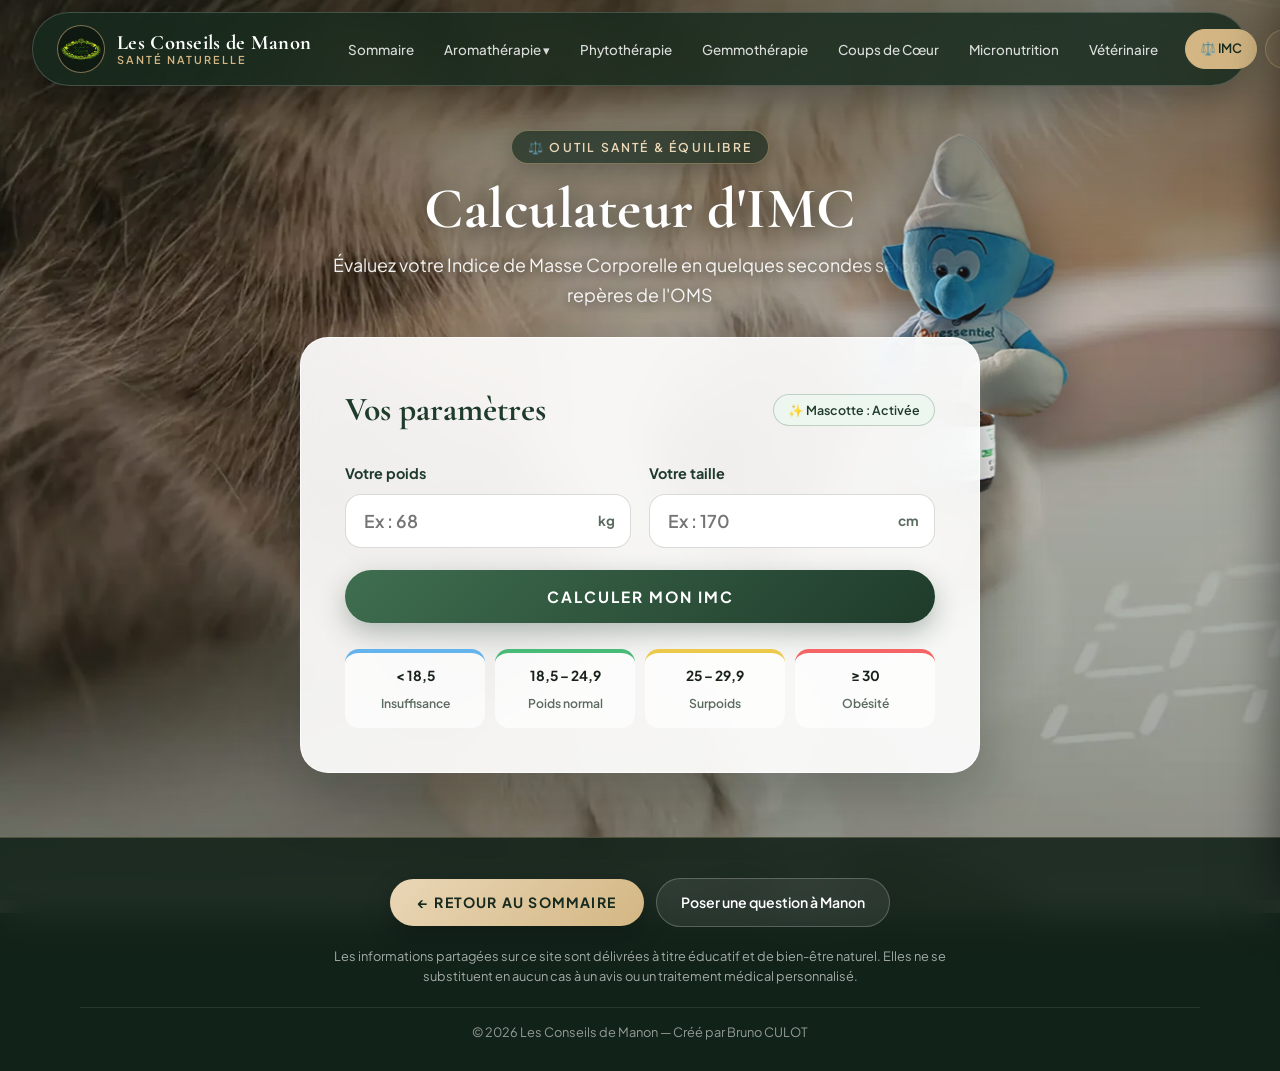
<file: pages/imc.html>
<!DOCTYPE html>
<html lang="fr">
<head>
    <meta charset="UTF-8">
    <meta name="viewport" content="width=device-width, initial-scale=1.0">
    <title>Calculateur IMC — Les Conseils de Manon</title>
    <link rel="stylesheet" href="../css/style.css">
    <style>
        /* Mascotte flottante conservée & adoucie + bouton on/off */
        #floating-image {
            position: fixed;
            top: 0;
            left: 0;
            z-index: 1;
            pointer-events: none;
            width: clamp(110px, 18vw, 240px);
            height: auto;
            opacity: 0.88;
            filter: drop-shadow(0 14px 26px rgba(0, 0, 0, 0.45));
            transition: opacity 0.35s ease;
            will-change: transform;
        }

        #floating-image.hidden-mascot {
            opacity: 0;
        }

        .imc-wrapper {
            position: relative;
            z-index: 10;
            max-width: 680px;
            margin: 0 auto;
        }

        .imc-card {
            background: var(--glass-bg-strong);
            backdrop-filter: blur(20px) saturate(140%);
            -webkit-backdrop-filter: blur(20px) saturate(140%);
            border: 1.5px solid var(--glass-border);
            border-radius: var(--radius-lg);
            padding: clamp(24px, 4vw, 44px);
            box-shadow: var(--shadow-lg);
        }

        .imc-card-top {
            display: flex;
            align-items: center;
            justify-content: space-between;
            gap: 12px;
            margin-bottom: 24px;
            flex-wrap: wrap;
        }

        .imc-card-top h2 {
            font-family: var(--font-serif);
            font-size: clamp(1.6rem, 3vw, 2.1rem);
            color: var(--forest-800);
        }

        .mascot-toggle-btn {
            display: inline-flex;
            align-items: center;
            gap: 6px;
            padding: 7px 14px;
            border-radius: 999px;
            border: 1px solid rgba(63, 110, 79, 0.28);
            background: var(--sage-100);
            color: var(--forest-800);
            font-size: 0.78rem;
            font-weight: 600;
            cursor: pointer;
            transition: all 0.2s ease;
        }

        .mascot-toggle-btn:hover {
            background: var(--sage-200);
        }

        .imc-inputs-grid {
            display: grid;
            grid-template-columns: 1fr 1fr;
            gap: 18px;
            margin-bottom: 22px;
        }

        .field-group {
            display: flex;
            flex-direction: column;
            gap: 8px;
        }

        .field-group label {
            font-size: 0.9rem;
            font-weight: 700;
            color: var(--forest-800);
        }

        .input-unit-wrap {
            position: relative;
        }

        .input-unit-wrap input {
            width: 100%;
            padding: 15px 52px 15px 18px;
            border: 1.5px solid rgba(24, 34, 27, 0.16);
            border-radius: 16px;
            background: var(--white);
            font-size: 1.1rem;
            font-weight: 600;
            color: var(--ink-900);
            outline: none;
            transition: all 0.25s ease;
        }

        .input-unit-wrap input:focus {
            border-color: var(--main-green);
            box-shadow: 0 0 0 4px rgba(63, 110, 79, 0.15);
        }

        .input-unit {
            position: absolute;
            right: 16px;
            top: 50%;
            transform: translateY(-50%);
            font-size: 0.85rem;
            font-weight: 700;
            color: var(--ink-500);
            pointer-events: none;
        }

        .btn-calculate {
            width: 100%;
            padding: 17px 24px;
            border: none;
            border-radius: 999px;
            background: linear-gradient(135deg, var(--main-green), var(--forest-800));
            color: var(--white);
            font-size: 0.96rem;
            font-weight: 700;
            text-transform: uppercase;
            letter-spacing: 2px;
            cursor: pointer;
            box-shadow: 0 10px 26px rgba(31, 59, 43, 0.3);
            transition: all 0.3s var(--transition-smooth);
        }

        .btn-calculate:hover {
            transform: translateY(-2px);
            box-shadow: 0 14px 32px rgba(31, 59, 43, 0.42);
        }

        /* Résultat avec jauge visuelle */
        .imc-result-panel {
            margin-top: 26px;
            padding: 24px;
            border-radius: 22px;
            background: var(--white);
            border: 1.5px solid rgba(63, 110, 79, 0.18);
            text-align: center;
            display: none;
            animation: cardReveal 0.45s var(--transition-smooth) forwards;
        }

        .imc-score-row {
            display: flex;
            align-items: center;
            justify-content: center;
            gap: 14px;
            margin: 8px 0 12px;
            flex-wrap: wrap;
        }

        .imc-score-number {
            font-family: var(--font-serif);
            font-size: clamp(2.8rem, 5vw, 3.6rem);
            font-weight: 700;
            line-height: 1;
            color: var(--forest-900);
        }

        .imc-category-pill {
            padding: 7px 16px;
            border-radius: 999px;
            font-size: 0.88rem;
            font-weight: 700;
        }

        .cat-under { background: #dff0ff; color: #0b5cab; }
        .cat-normal { background: #dcf4e4; color: #1f5f37; }
        .cat-over { background: #fff1d6; color: #945800; }
        .cat-obese { background: #ffe1de; color: #a31d14; }

        /* Jauge graduée */
        .imc-gauge {
            position: relative;
            height: 12px;
            border-radius: 999px;
            margin: 18px 0 10px;
            background: linear-gradient(90deg,
                #63b3ed 0%, #63b3ed 22%,
                #48bb78 22%, #48bb78 54%,
                #ecc94b 54%, #ecc94b 76%,
                #f56565 76%, #f56565 100%);
        }

        .imc-gauge-marker {
            position: absolute;
            top: 50%;
            left: 50%;
            transform: translate(-50%, -50%);
            width: 22px;
            height: 22px;
            border-radius: 50%;
            background: var(--forest-900);
            border: 3px solid var(--white);
            box-shadow: 0 3px 10px rgba(0, 0, 0, 0.35);
            transition: left 0.55s var(--transition-smooth);
        }

        .imc-advice-text {
            margin-top: 12px;
            font-size: 0.96rem;
            color: var(--ink-700);
            line-height: 1.6;
        }

        .imc-ideal-range {
            margin-top: 8px;
            font-size: 0.84rem;
            color: var(--ink-500);
            font-weight: 500;
        }

        /* Grille de référence OMS */
        .imc-scale-grid {
            display: grid;
            grid-template-columns: repeat(4, 1fr);
            gap: 10px;
            margin-top: 26px;
        }

        .scale-box {
            background: rgba(255, 255, 255, 0.72);
            border-radius: 14px;
            padding: 12px 10px;
            text-align: center;
            border-top: 4px solid transparent;
        }

        .scale-box strong {
            display: block;
            font-size: 0.86rem;
            color: var(--ink-900);
            margin-bottom: 2px;
        }

        .scale-box span {
            font-size: 0.76rem;
            color: var(--ink-500);
            font-weight: 600;
        }

        .scale-1 { border-top-color: #63b3ed; }
        .scale-2 { border-top-color: #48bb78; }
        .scale-3 { border-top-color: #ecc94b; }
        .scale-4 { border-top-color: #f56565; }

        @media (max-width: 640px) {
            .imc-inputs-grid {
                grid-template-columns: 1fr;
            }
            .imc-scale-grid {
                grid-template-columns: 1fr 1fr;
            }
        }
    </style>
</head>
<body>

    <!-- IMAGE DE FOND CONSERVÉE (imc.webp) -->
    <div class="page-bg" style="background-image: url('../assets/images/imc.webp');"></div>
    <div class="page-bg-overlay"></div>

    <!-- MASCOTTE FLOTTANTE CONSERVÉE (bleu.png) -->
    <img src="../assets/images/bleu.png" id="floating-image" alt="Mascotte bien-être">

    <div id="site-nav"></div>

    <header class="page-hero">
        <span class="hero-eyebrow">⚖️ Outil Santé &amp; Équilibre</span>
        <h1>Calculateur d'IMC</h1>
        <p class="page-hero-sub">Évaluez votre Indice de Masse Corporelle en quelques secondes selon les repères de l'OMS</p>
    </header>

    <main class="container">
        <div class="imc-wrapper">
            <div class="imc-card">
                <div class="imc-card-top">
                    <h2>Vos paramètres</h2>
                    <button type="button" class="mascot-toggle-btn" id="toggleMascotBtn">
                        ✨ Mascotte : Activée
                    </button>
                </div>

                <form id="imcForm">
                    <div class="imc-inputs-grid">
                        <div class="field-group">
                            <label for="weight">Votre poids</label>
                            <div class="input-unit-wrap">
                                <input type="number" id="weight" step="0.1" min="20" max="300" placeholder="Ex : 68" required>
                                <span class="input-unit">kg</span>
                            </div>
                        </div>

                        <div class="field-group">
                            <label for="height">Votre taille</label>
                            <div class="input-unit-wrap">
                                <input type="number" id="height" step="1" min="100" max="250" placeholder="Ex : 170" required>
                                <span class="input-unit">cm</span>
                            </div>
                        </div>
                    </div>

                    <button type="submit" class="btn-calculate">Calculer mon IMC</button>
                </form>

                <div id="resultPanel" class="imc-result-panel" aria-live="polite">
                    <span style="font-size:0.78rem; text-transform:uppercase; letter-spacing:1.5px; color:var(--ink-500); font-weight:700;">Votre résultat</span>
                    <div class="imc-score-row">
                        <div class="imc-score-number" id="imcValue">--</div>
                        <span class="imc-category-pill" id="imcCategory"></span>
                    </div>

                    <div class="imc-gauge" aria-hidden="true">
                        <div class="imc-gauge-marker" id="imcMarker"></div>
                    </div>

                    <p class="imc-advice-text" id="imcAdvice"></p>
                    <p class="imc-ideal-range" id="imcIdealRange"></p>
                </div>

                <div class="imc-scale-grid">
                    <div class="scale-box scale-1">
                        <strong>&lt; 18,5</strong>
                        <span>Insuffisance</span>
                    </div>
                    <div class="scale-box scale-2">
                        <strong>18,5 – 24,9</strong>
                        <span>Poids normal</span>
                    </div>
                    <div class="scale-box scale-3">
                        <strong>25 – 29,9</strong>
                        <span>Surpoids</span>
                    </div>
                    <div class="scale-box scale-4">
                        <strong>≥ 30</strong>
                        <span>Obésité</span>
                    </div>
                </div>
            </div>
        </div>
    </main>

    <div id="site-footer"></div>

    <script src="../script/main.js"></script>
    <script>
        const form = document.getElementById('imcForm');
        const resultPanel = document.getElementById('resultPanel');

        form.addEventListener('submit', function (e) {
            e.preventDefault();
            const weight = parseFloat(document.getElementById('weight').value);
            const heightCm = parseFloat(document.getElementById('height').value);
            const heightM = heightCm / 100;

            if (weight > 0 && heightM > 0) {
                const imc = weight / (heightM * heightM);
                renderImc(imc, heightM);
            }
        });

        function renderImc(imc, heightM) {
            const rounded = (Math.round(imc * 10) / 10).toFixed(1).replace('.', ',');
            const valEl = document.getElementById('imcValue');
            const catEl = document.getElementById('imcCategory');
            const advEl = document.getElementById('imcAdvice');
            const rangeEl = document.getElementById('imcIdealRange');
            const markerEl = document.getElementById('imcMarker');

            valEl.textContent = rounded;
            catEl.className = 'imc-category-pill';

            // Position sur la jauge entre IMC 14 et IMC 36
            const pct = Math.max(4, Math.min(96, ((imc - 14) / (36 - 14)) * 100));
            markerEl.style.left = pct + '%';

            const minNormal = Math.round(18.5 * heightM * heightM);
            const maxNormal = Math.round(24.9 * heightM * heightM);
            rangeEl.textContent = `Pour votre taille, la zone d'équilibre se situe généralement entre ${minNormal} kg et ${maxNormal} kg.`;

            if (imc < 18.5) {
                catEl.textContent = 'Insuffisance pondérale';
                catEl.classList.add('cat-under');
                advEl.textContent = 'Un apport nutritionnel plus riche et équilibré peut être bénéfique. N’hésitez pas à demander un avis personnalisé.';
            } else if (imc < 25) {
                catEl.textContent = 'Corpulence normale';
                catEl.classList.add('cat-normal');
                advEl.textContent = 'Bravo, vous présentez un équilibre corporel optimal ! Continuez à cultiver une alimentation variée et une activité régulière.';
            } else if (imc < 30) {
                catEl.textContent = 'Surpoids';
                catEl.classList.add('cat-over');
                advEl.textContent = 'Une hygiène alimentaire douce associée à une activité physique régulière et un soutien en plantes drainantes peut vous accompagner.';
            } else {
                catEl.textContent = 'Obésité';
                catEl.classList.add('cat-obese');
                advEl.textContent = 'Nous vous recommandons de consulter un professionnel de santé pour un accompagnement global, bienveillant et adapté.';
            }

            resultPanel.style.display = 'block';
        }

        // Animation fluide de la mascotte + bouton pour l'activer/masquer
        (function () {
            const img = document.getElementById('floating-image');
            const toggleBtn = document.getElementById('toggleMascotBtn');
            let active = true;
            let speedX = 0.85;
            let speedY = 0.65;
            let posX = 30;
            let posY = 90;

            function initPosition() {
                const maxW = Math.max(40, window.innerWidth - img.offsetWidth - 20);
                const maxH = Math.max(80, window.innerHeight - img.offsetHeight - 20);
                posX = Math.random() * maxW;
                posY = Math.random() * maxH;
            }

            function moveImage() {
                if (active) {
                    const winW = window.innerWidth;
                    const winH = window.innerHeight;
                    posX += speedX;
                    posY += speedY;
                    if (posX + img.offsetWidth >= winW || posX <= 0) speedX *= -1;
                    if (posY + img.offsetHeight >= winH || posY <= 0) speedY *= -1;
                    posX = Math.max(0, Math.min(posX, Math.max(0, winW - img.offsetWidth)));
                    posY = Math.max(0, Math.min(posY, Math.max(0, winH - img.offsetHeight)));
                    img.style.transform = `translate3d(${posX}px, ${posY}px, 0)`;
                }
                requestAnimationFrame(moveImage);
            }

            toggleBtn.addEventListener('click', () => {
                active = !active;
                img.classList.toggle('hidden-mascot', !active);
                toggleBtn.textContent = active ? '✨ Mascotte : Activée' : '🌙 Mascotte : Masquée';
            });

            window.addEventListener('load', () => {
                initPosition();
                requestAnimationFrame(moveImage);
            });
        })();
    </script>
</body>
</html>
</file>
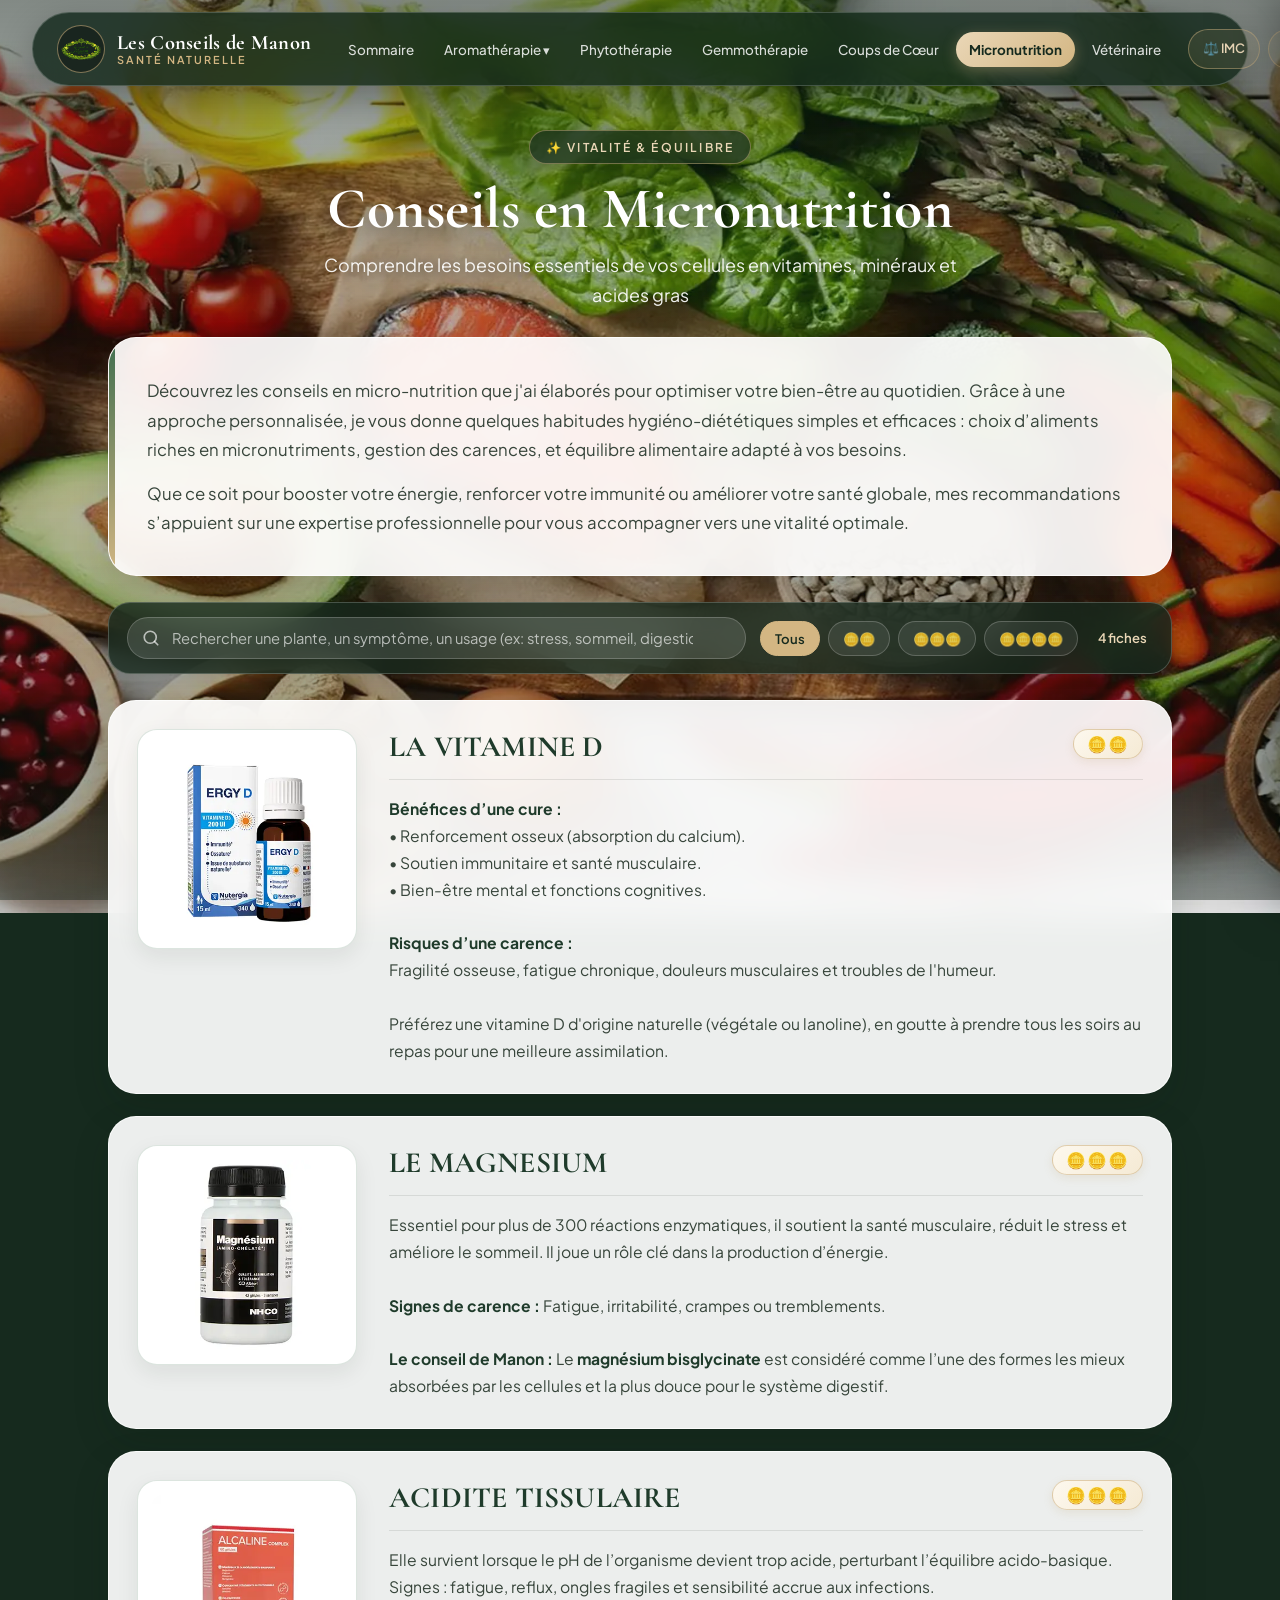
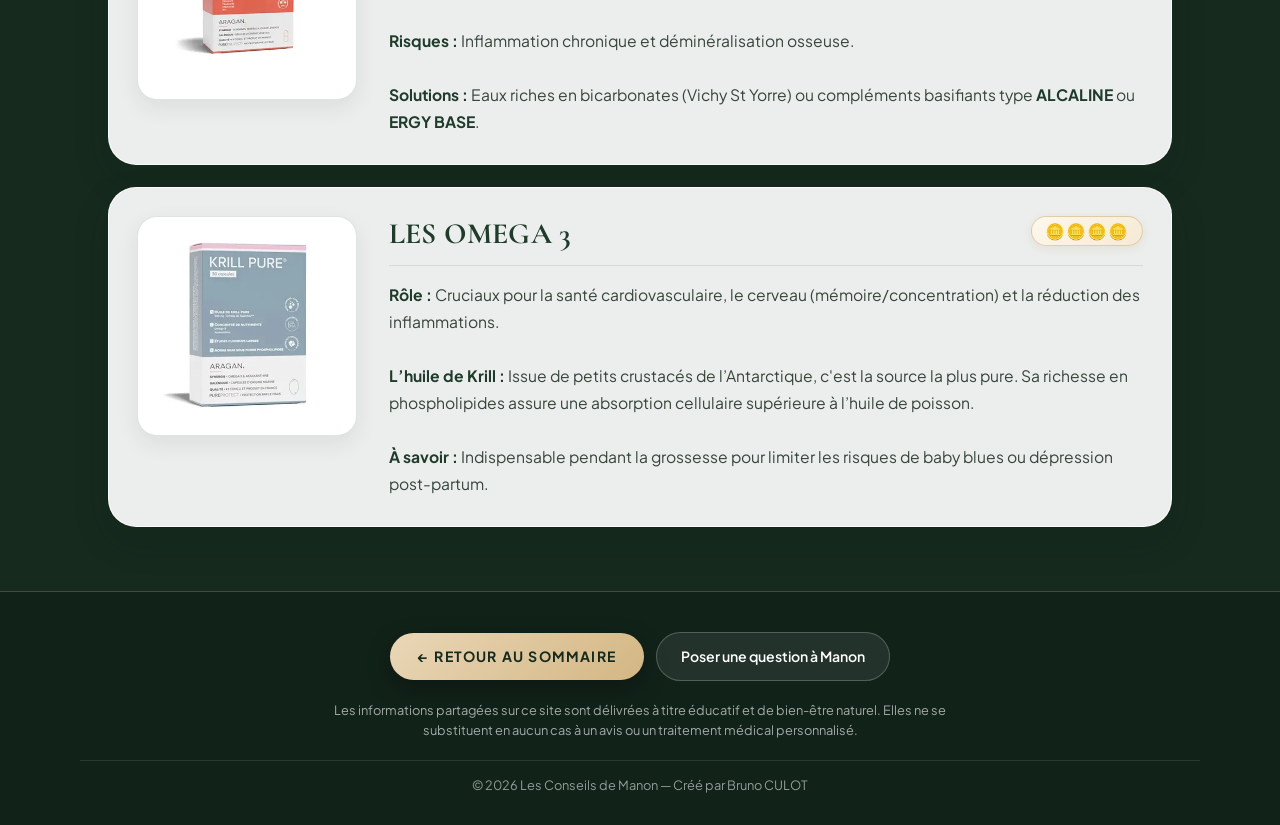
<file: pages/micro.html>
<!DOCTYPE html>
<html lang="fr">
<head>
    <meta charset="UTF-8">
    <meta name="viewport" content="width=device-width, initial-scale=1.0">
    <title>Micronutrition — Les Conseils de Manon</title>
    <link rel="stylesheet" href="../css/style.css">
</head>
<body>

    <!-- IMAGE DE FOND CONSERVÉE (micronut.webp) -->
    <div class="page-bg" style="background-image: url('../assets/images/micronut.webp');"></div>
    <div class="page-bg-overlay"></div>

    <div id="site-nav"></div>

    <header class="page-hero">
        <span class="hero-eyebrow">✨ Vitalité &amp; Équilibre</span>
        <h1>Conseils en Micronutrition</h1>
        <p class="page-hero-sub">Comprendre les besoins essentiels de vos cellules en vitamines, minéraux et acides gras</p>
    </header>

    <main class="container">
        <div class="intro-card">
            <p>
                Découvrez les conseils en micro-nutrition que j'ai élaborés pour optimiser votre bien-être au quotidien. Grâce à une approche personnalisée, je vous donne quelques habitudes hygiéno-diététiques simples et efficaces : choix d’aliments riches en micronutriments, gestion des carences, et équilibre alimentaire adapté à vos besoins.
            </p>
            <p>
                Que ce soit pour booster votre énergie, renforcer votre immunité ou améliorer votre santé globale, mes recommandations s’appuient sur une expertise professionnelle pour vous accompagner vers une vitalité optimale.
            </p>
        </div>

        <div id="catalog-toolbar"></div>
        <div id="product-list"></div>
    </main>

    <div id="site-footer"></div>

    <script src="../json/micro.js"></script>
    <script src="../script/main.js"></script>
    <script>
        if (typeof dataMicro !== 'undefined') {
            displayProducts(dataMicro);
        } else {
            console.error("La variable dataMicro n'est pas trouvée. Vérifiez le fichier micro.js");
        }
    </script>
</body>
</html>
</file>
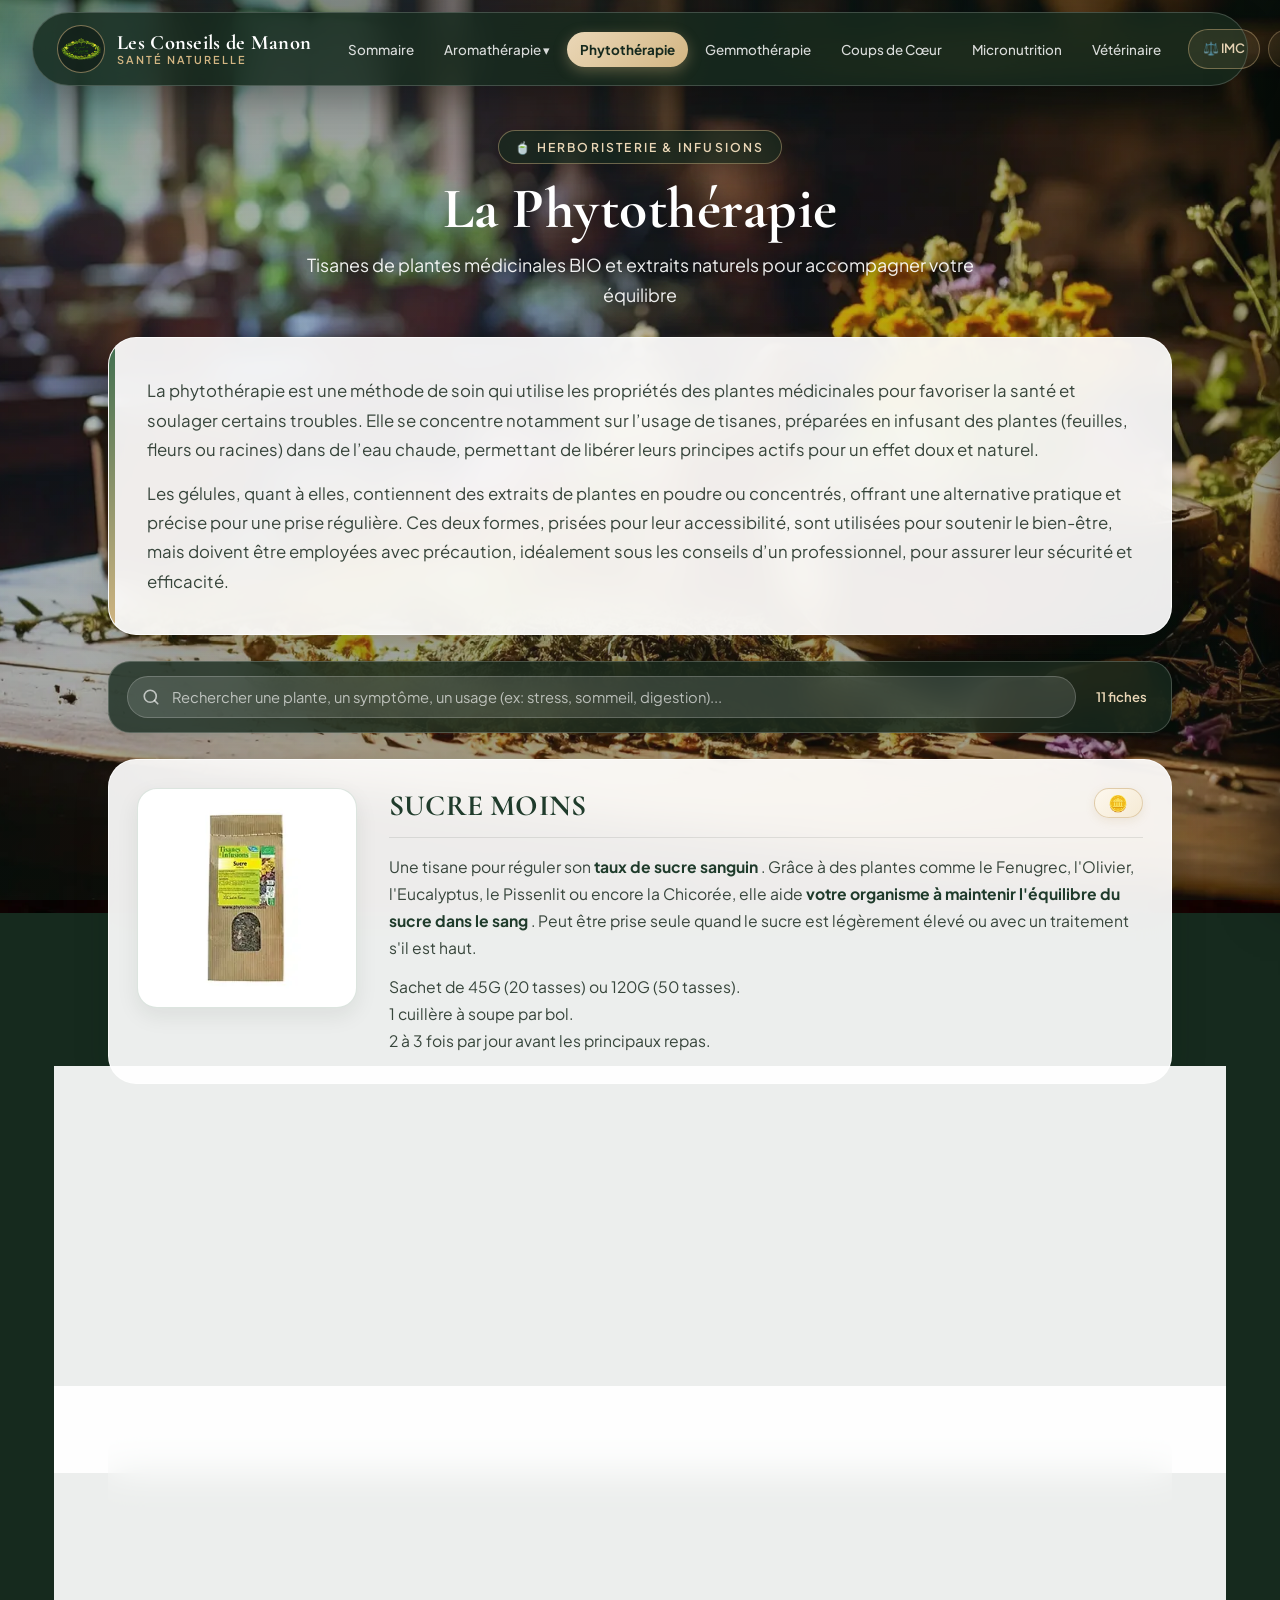
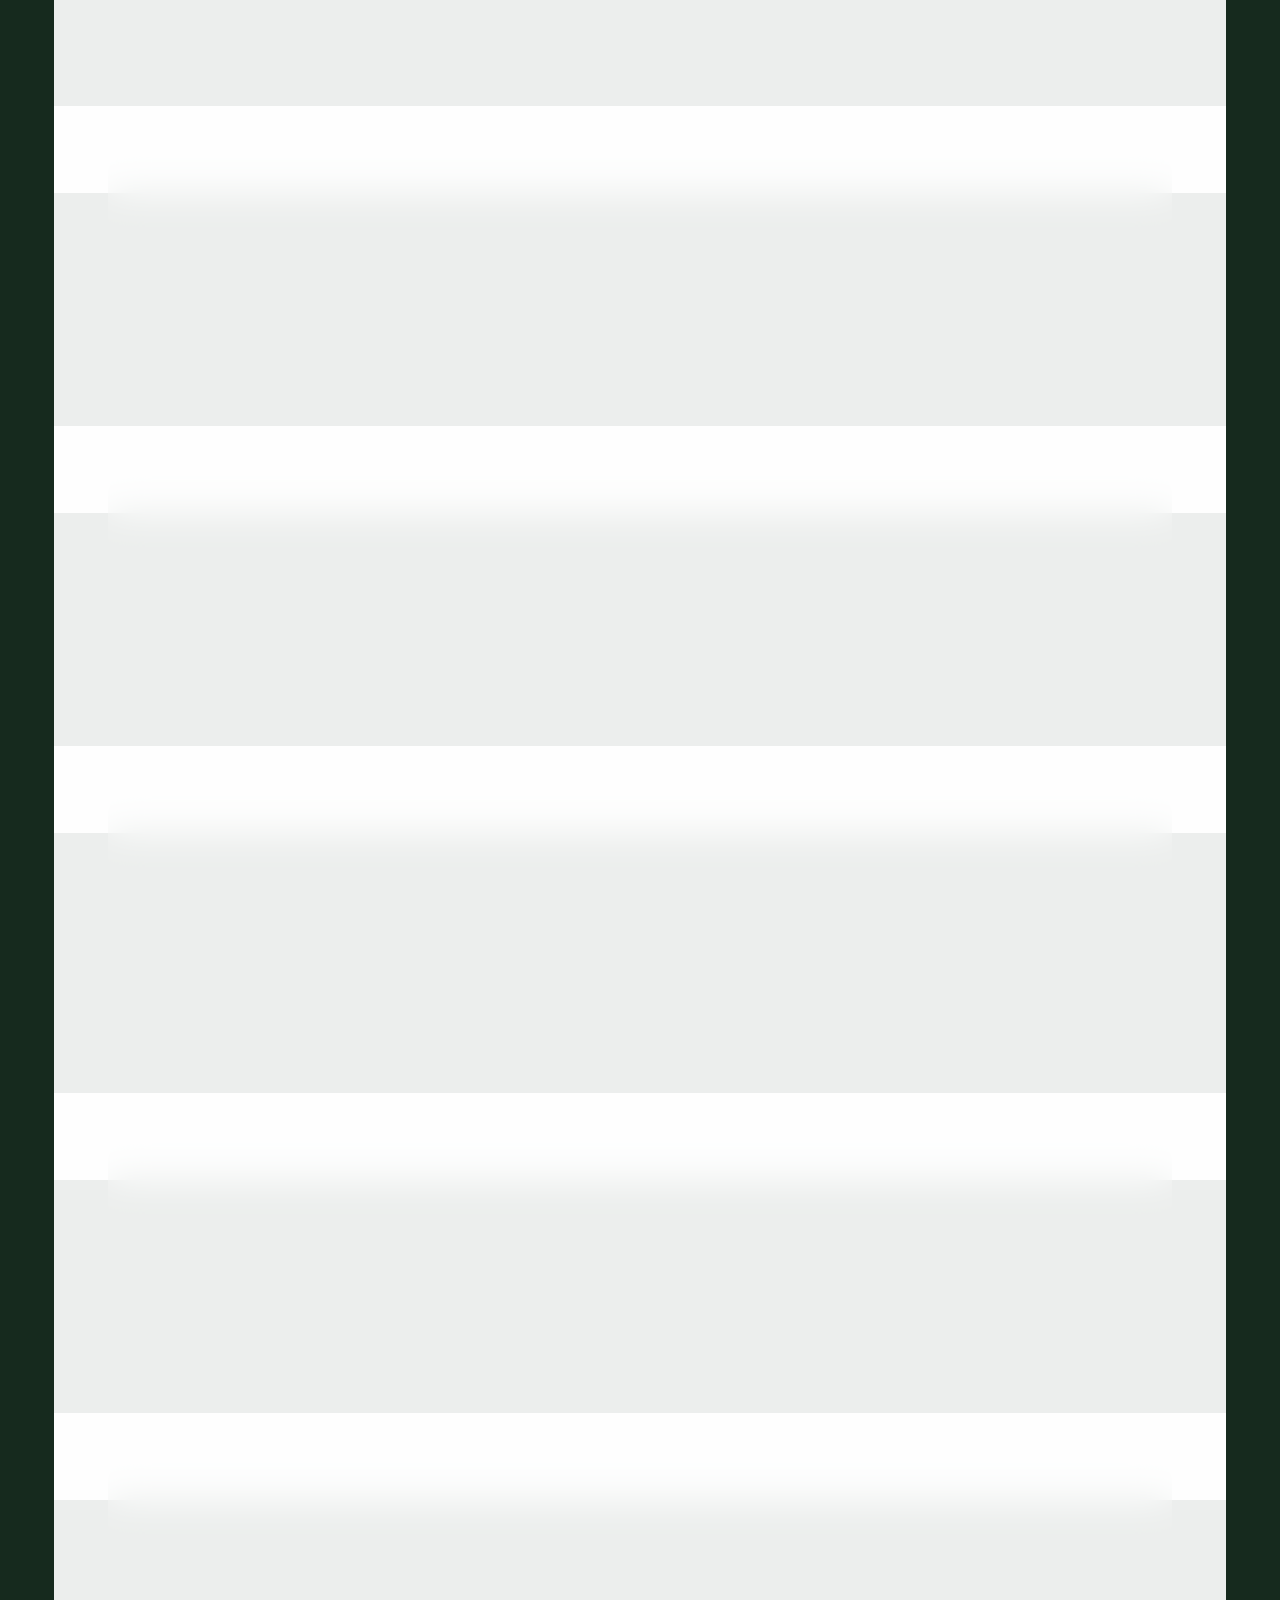
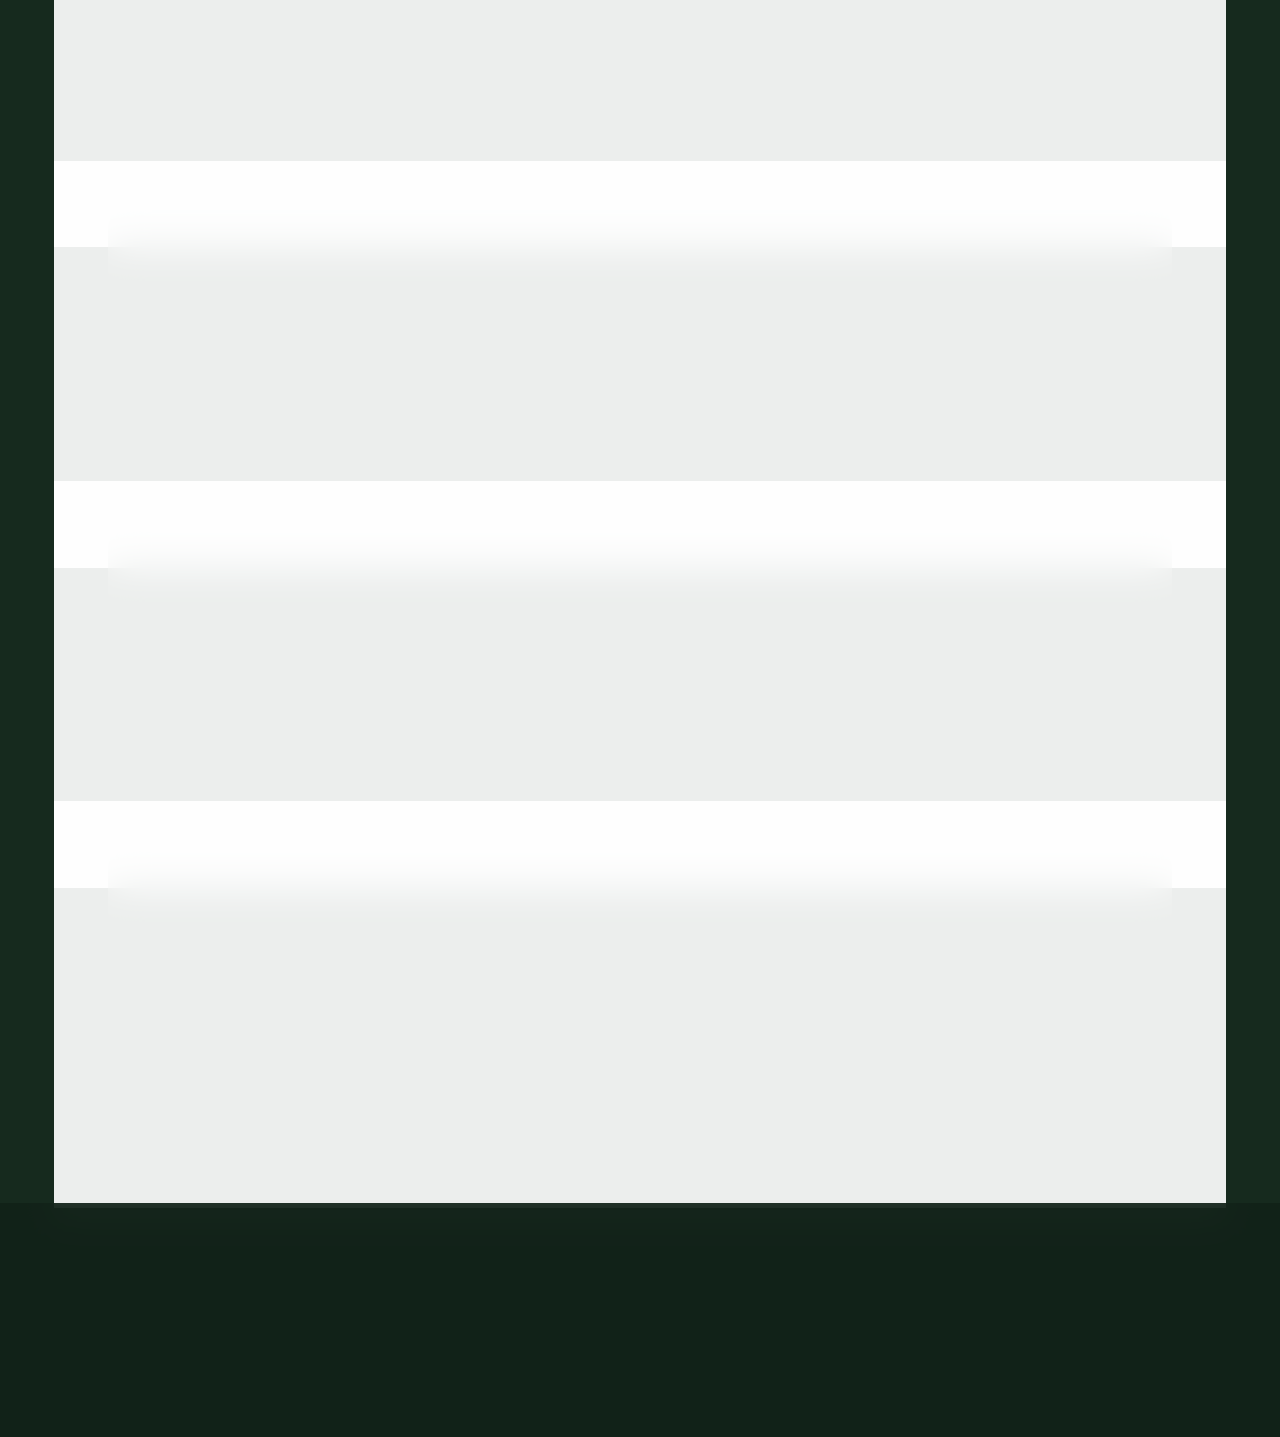
<file: pages/phyto.html>
<!DOCTYPE html>
<html lang="fr">
<head>
    <meta charset="UTF-8">
    <meta name="viewport" content="width=device-width, initial-scale=1.0">
    <title>Phytothérapie — Les Conseils de Manon</title>
    <link rel="stylesheet" href="../css/style.css">
</head>
<body>

    <!-- IMAGE DE FOND CONSERVÉE (phyto_page.webp) -->
    <div class="page-bg" style="background-image: url('../assets/images/phyto_page.webp');"></div>
    <div class="page-bg-overlay"></div>

    <div id="site-nav"></div>

    <header class="page-hero">
        <span class="hero-eyebrow">🍵 Herboristerie &amp; Infusions</span>
        <h1>La Phytothérapie</h1>
        <p class="page-hero-sub">Tisanes de plantes médicinales BIO et extraits naturels pour accompagner votre équilibre</p>
    </header>

    <main class="container">
        <div class="intro-card">
            <p>
                La phytothérapie est une méthode de soin qui utilise les propriétés des plantes médicinales pour favoriser la santé et soulager certains troubles. Elle se concentre notamment sur l’usage de tisanes, préparées en infusant des plantes (feuilles, fleurs ou racines) dans de l’eau chaude, permettant de libérer leurs principes actifs pour un effet doux et naturel.
            </p>
            <p>
                Les gélules, quant à elles, contiennent des extraits de plantes en poudre ou concentrés, offrant une alternative pratique et précise pour une prise régulière. Ces deux formes, prisées pour leur accessibilité, sont utilisées pour soutenir le bien-être, mais doivent être employées avec précaution, idéalement sous les conseils d’un professionnel, pour assurer leur sécurité et efficacité.
            </p>
        </div>

        <div id="catalog-toolbar"></div>
        <div id="product-list"></div>
    </main>

    <div id="site-footer"></div>

    <script src="../json/phyto.js"></script>
    <script src="../script/main.js"></script>
    <script>
        if (typeof dataPhyto !== 'undefined') {
            displayProducts(dataPhyto);
        } else {
            console.error("La variable dataPhyto n'est pas trouvée. Vérifiez le fichier phyto.js");
        }
    </script>
</body>
</html>
</file>
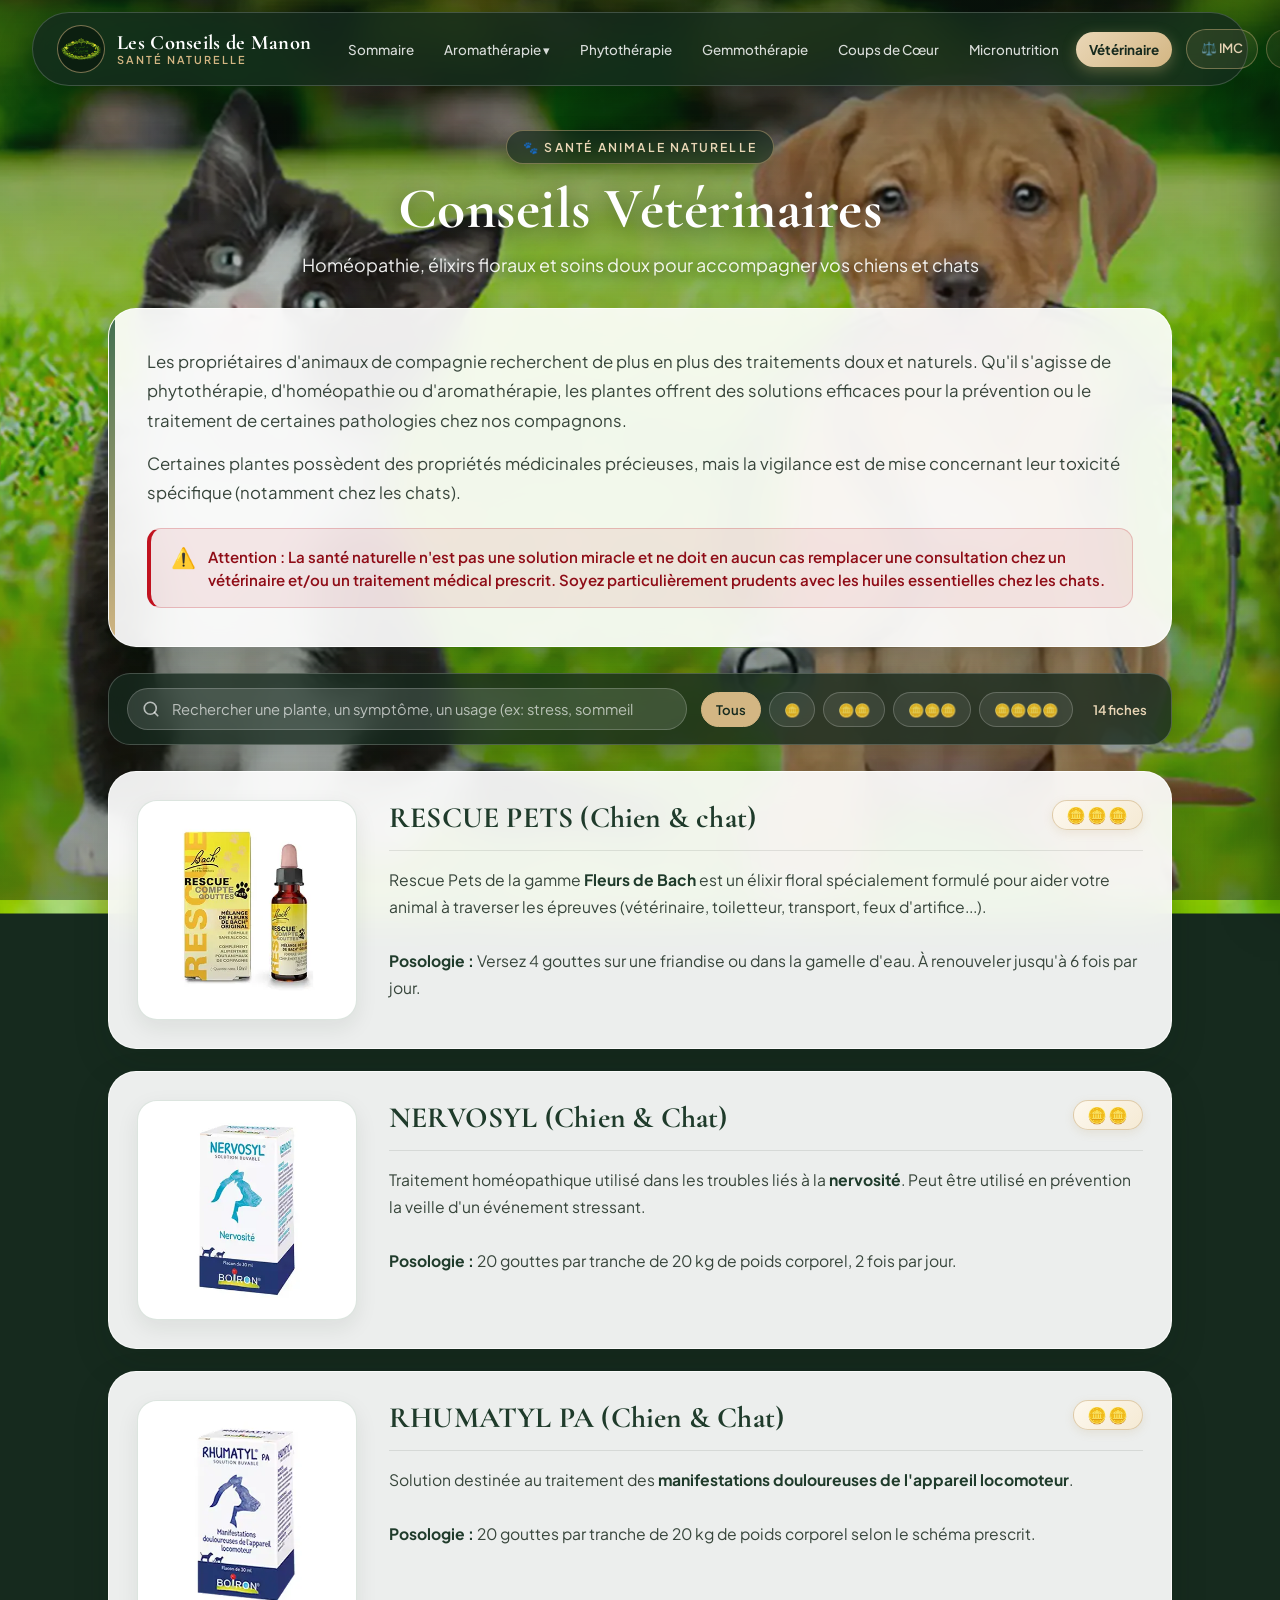
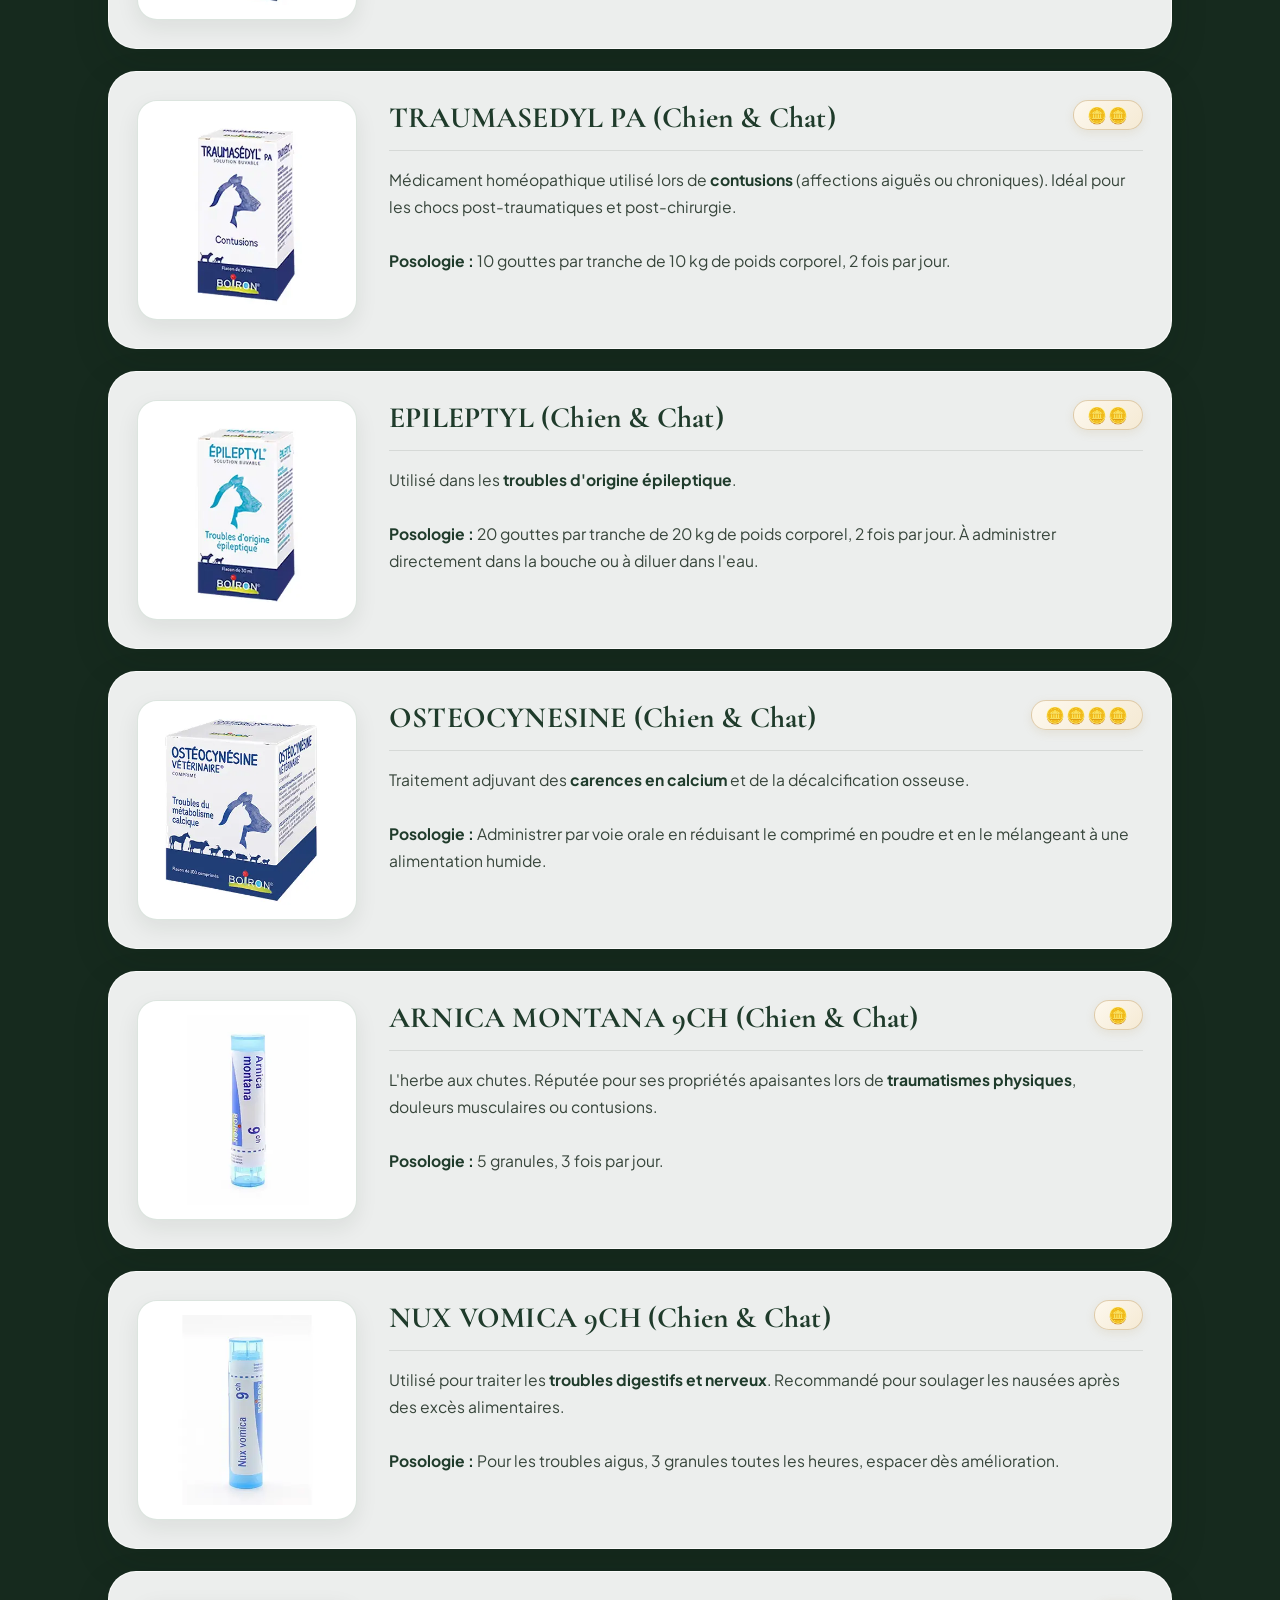
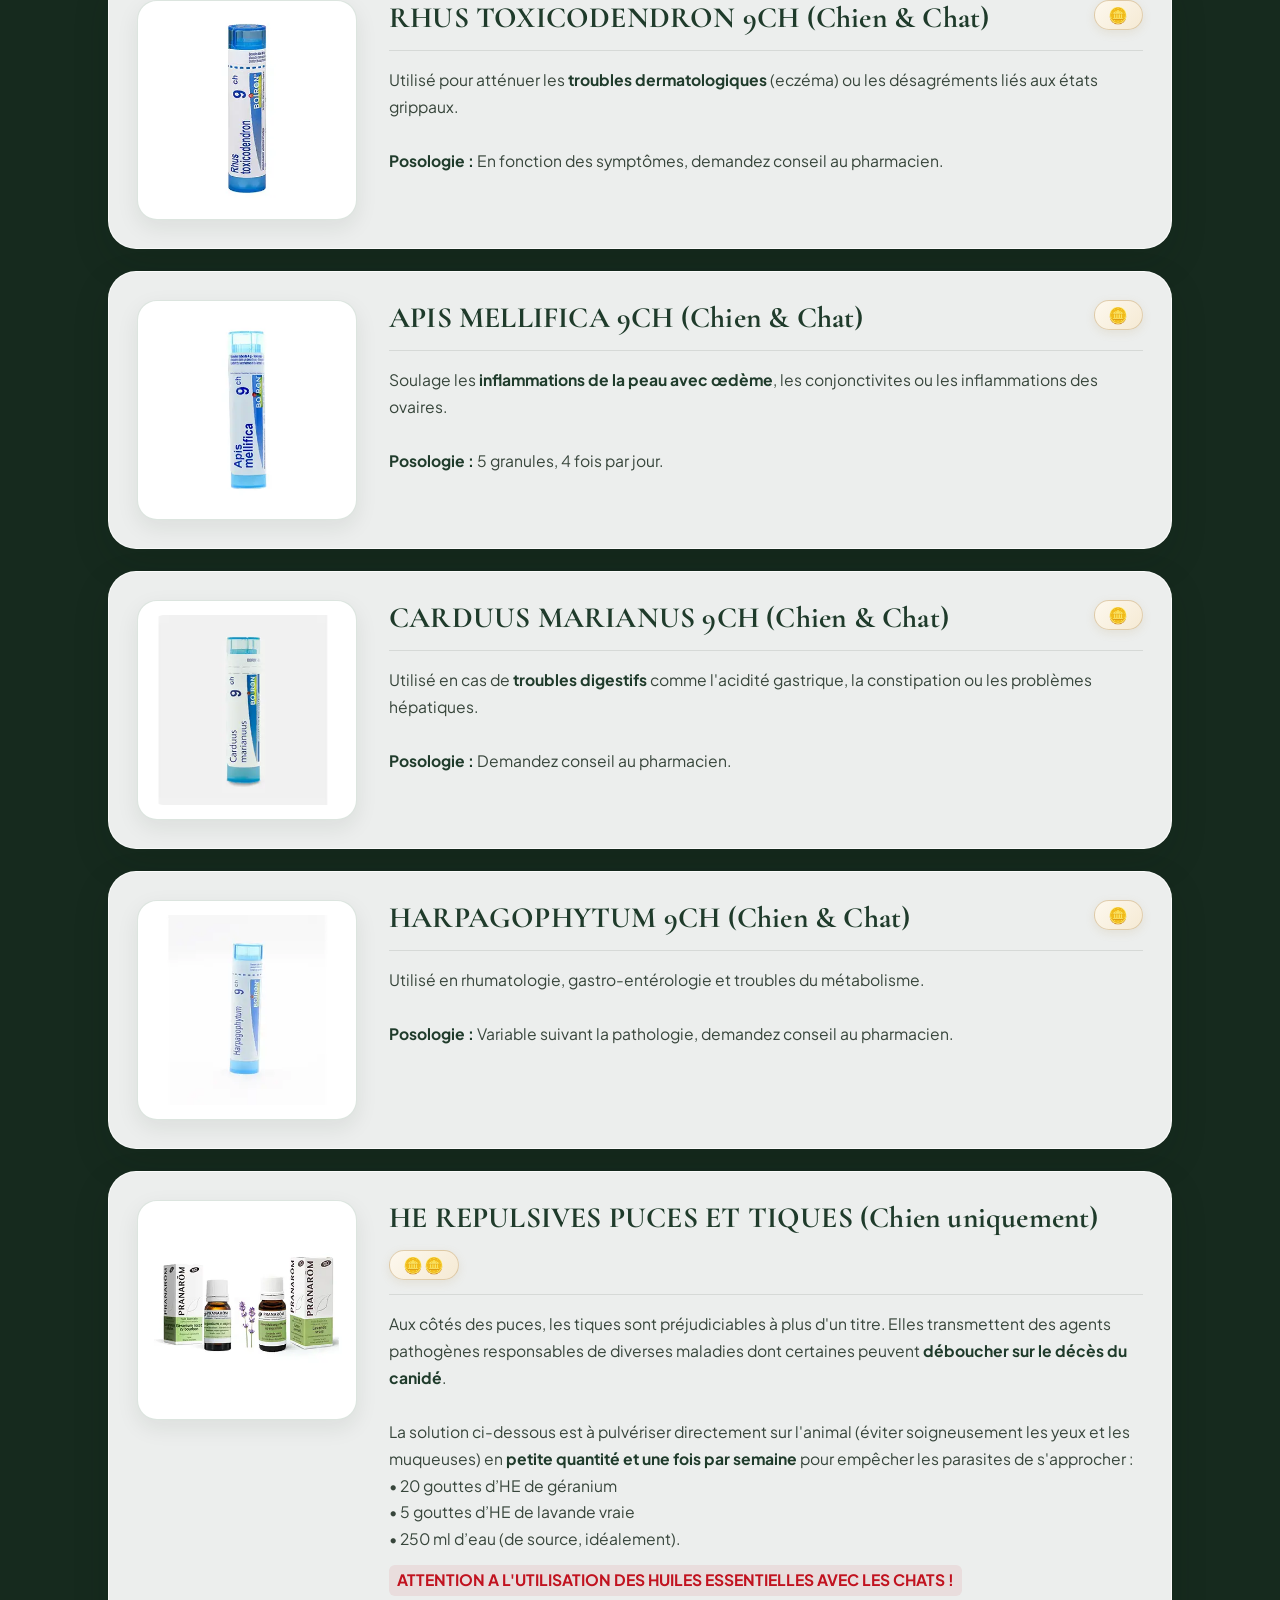
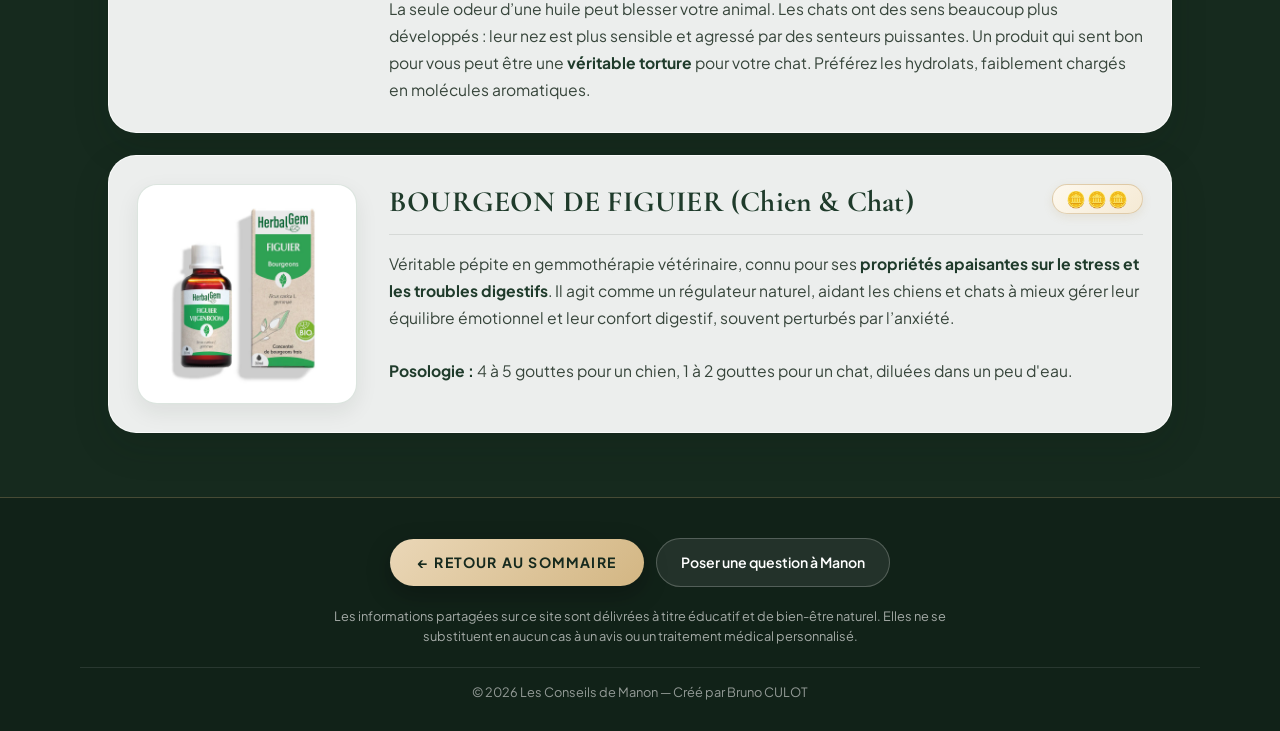
<file: pages/veto.html>
<!DOCTYPE html>
<html lang="fr">
<head>
    <meta charset="UTF-8">
    <meta name="viewport" content="width=device-width, initial-scale=1.0">
    <title>Conseils Vétérinaires — Les Conseils de Manon</title>
    <link rel="stylesheet" href="../css/style.css">
</head>
<body>

    <!-- IMAGE DE FOND CONSERVÉE (veto_fond.webp) -->
    <div class="page-bg" style="background-image: url('../assets/images/veto_fond.webp');"></div>
    <div class="page-bg-overlay"></div>

    <div id="site-nav"></div>

    <header class="page-hero">
        <span class="hero-eyebrow">🐾 Santé Animale Naturelle</span>
        <h1>Conseils Vétérinaires</h1>
        <p class="page-hero-sub">Homéopathie, élixirs floraux et soins doux pour accompagner vos chiens et chats</p>
    </header>

    <main class="container">
        <div class="intro-card">
            <p>
                Les propriétaires d'animaux de compagnie recherchent de plus en plus des traitements doux et naturels.
                Qu'il s'agisse de phytothérapie, d'homéopathie ou d'aromathérapie, les plantes offrent des solutions
                efficaces pour la prévention ou le traitement de certaines pathologies chez nos compagnons.
            </p>
            <p>
                Certaines plantes possèdent des propriétés médicinales précieuses, mais la vigilance est de mise concernant
                leur toxicité spécifique (notamment chez les chats).
            </p>
            <div class="warning-banner">
                <span class="warning-banner-icon" aria-hidden="true">⚠️</span>
                <span>
                    Attention : La santé naturelle n'est pas une solution miracle et ne doit en aucun cas remplacer
                    une consultation chez un vétérinaire et/ou un traitement médical prescrit. Soyez particulièrement
                    prudents avec les huiles essentielles chez les chats.
                </span>
            </div>
        </div>

        <div id="catalog-toolbar"></div>
        <div id="product-list"></div>
    </main>

    <div id="site-footer"></div>

    <script src="../json/veto.js"></script>
    <script src="../script/main.js"></script>
    <script>
        if (typeof dataVeto !== 'undefined') {
            displayProducts(dataVeto);
        } else {
            console.error("La variable dataVeto n'est pas trouvée.");
        }
    </script>
</body>
</html>
</file>
<file: css/style.css>
/* ==========================================================================
   LES CONSEILS DE MANON — SYSTÈME DE DESIGN MODERNE & RESPONSIVE (2026)
   Palette : Forêt apothicaire, Sauge douce, Or champagne & Verre dépoli
   ========================================================================== */

@import url('https://fonts.googleapis.com/css2?family=Cormorant+Garamond:ital,wght@0,500;0,600;0,700;1,500;1,600&family=Plus+Jakarta+Sans:wght@300;400;500;600;700&display=swap');

:root {
    --forest-900: #162a1e;
    --forest-800: #1f3b2b;
    --forest-700: #2d543d;
    --main-green: #3f6e4f;
    --sage-500: #5c8d6d;
    --sage-200: #d9eadf;
    --sage-100: #eef6f0;

    --gold-500: #d3b683;
    --gold-600: #b89558;
    --gold-300: #ead7b7;
    --gold-glow: rgba(211, 182, 131, 0.35);

    --cream: #faf8f5;
    --white: #ffffff;
    --ink-900: #18221b;
    --ink-700: #37453b;
    --ink-500: #5c6b60;
    --danger: #c1121f;
    --danger-bg: rgba(193, 18, 31, 0.08);

    --glass-bg: rgba(255, 255, 255, 0.84);
    --glass-bg-strong: rgba(255, 255, 255, 0.92);
    --glass-dark: rgba(20, 36, 26, 0.72);
    --glass-border: rgba(255, 255, 255, 0.78);

    --shadow-sm: 0 4px 14px rgba(15, 28, 20, 0.08);
    --shadow-md: 0 14px 36px rgba(15, 28, 20, 0.16);
    --shadow-lg: 0 24px 60px rgba(10, 22, 15, 0.28);

    --radius-sm: 12px;
    --radius-md: 20px;
    --radius-lg: 28px;
    --radius-pill: 999px;

    --font-serif: 'Cormorant Garamond', Georgia, serif;
    --font-sans: 'Plus Jakarta Sans', -apple-system, BlinkMacSystemFont, 'Segoe UI', Roboto, sans-serif;

    --nav-height: 74px;
    --transition-smooth: cubic-bezier(0.22, 1, 0.36, 1);
}

/* ==========================================================================
   RESET & FONDATIONS
   ========================================================================== */
*, *::before, *::after {
    box-sizing: border-box;
    margin: 0;
    padding: 0;
}

html {
    scroll-behavior: smooth;
    -webkit-text-size-adjust: 100%;
}

body {
    font-family: var(--font-sans);
    color: var(--ink-900);
    background-color: var(--forest-900);
    line-height: 1.65;
    min-height: 100vh;
    min-height: 100dvh;
    display: flex;
    flex-direction: column;
    overflow-x: hidden;
    position: relative;
}

img {
    max-width: 100%;
    height: auto;
    display: block;
}

a {
    color: inherit;
    text-decoration: none;
}

button, input, textarea, select {
    font-family: inherit;
}

/* ==========================================================================
   SYSTÈME D'ARRIÈRE-PLAN FIXE UNIVERSEL (COMPATIBLE IOS / ANDROID / PC)
   Remplace background-attachment: fixed qui bugge sur mobile
   ========================================================================== */
.page-bg {
    position: fixed;
    inset: 0;
    z-index: -2;
    background-image: var(--page-bg-image);
    background-position: center center;
    background-size: cover;
    background-repeat: no-repeat;
    transform: scale(1.03);
    will-change: transform;
}

.page-bg-overlay {
    position: fixed;
    inset: 0;
    z-index: -1;
    background:
        linear-gradient(180deg,
            rgba(16, 30, 21, 0.52) 0%,
            rgba(16, 30, 21, 0.28) 35%,
            rgba(16, 30, 21, 0.42) 100%);
    pointer-events: none;
}

/* ==========================================================================
   BARRE DE NAVIGATION MODERNE & MENU MOBILE
   ========================================================================== */
.site-header {
    position: sticky;
    top: 0;
    z-index: 1000;
    padding: 12px clamp(12px, 3vw, 32px) 0;
}

.navbar {
    max-width: 1280px;
    margin: 0 auto;
    height: var(--nav-height);
    padding: 0 20px;
    background: rgba(22, 42, 30, 0.84);
    backdrop-filter: blur(18px) saturate(150%);
    -webkit-backdrop-filter: blur(18px) saturate(150%);
    border: 1px solid rgba(255, 255, 255, 0.18);
    border-radius: var(--radius-pill);
    box-shadow: 0 12px 34px rgba(0, 0, 0, 0.28);
    display: flex;
    align-items: center;
    justify-content: space-between;
    gap: 14px;
}

.nav-brand {
    display: flex;
    align-items: center;
    gap: 12px;
    flex-shrink: 0;
    padding: 6px 10px 6px 4px;
    border-radius: var(--radius-pill);
    transition: transform 0.3s var(--transition-smooth);
}

.nav-brand:hover {
    transform: translateY(-1px);
}

.nav-brand-logo {
    width: 48px;
    height: 48px;
    object-fit: contain;
    border-radius: 50%;
    background: rgba(0, 0, 0, 0.35);
    padding: 3px;
    border: 1.5px solid rgba(211, 182, 131, 0.55);
}

.nav-brand-text {
    display: flex;
    flex-direction: column;
    line-height: 1.1;
}

.nav-brand-title {
    font-family: var(--font-serif);
    font-size: 1.28rem;
    font-weight: 700;
    color: var(--white);
    letter-spacing: 0.3px;
}

.nav-brand-sub {
    font-size: 0.68rem;
    text-transform: uppercase;
    letter-spacing: 2px;
    color: var(--gold-500);
    font-weight: 600;
}

.nav-links {
    display: flex;
    align-items: center;
    gap: 4px;
    list-style: none;
    flex-wrap: nowrap;
}

.nav-link {
    color: rgba(255, 255, 255, 0.84);
    font-size: 0.84rem;
    font-weight: 500;
    padding: 9px 13px;
    border-radius: var(--radius-pill);
    transition: all 0.25s ease;
    white-space: nowrap;
    position: relative;
}

.nav-link:hover {
    color: var(--white);
    background: rgba(255, 255, 255, 0.11);
}

.nav-link.active {
    color: var(--forest-900);
    background: linear-gradient(135deg, var(--gold-300) 0%, var(--gold-500) 100%);
    font-weight: 700;
    box-shadow: 0 4px 14px rgba(211, 182, 131, 0.35);
}

/* Dropdown discret pour Aromathérapie sur PC */
.nav-item-dropdown {
    position: relative;
}

.nav-dropdown {
    position: absolute;
    top: calc(100% + 10px);
    left: 50%;
    transform: translateX(-50%) translateY(8px);
    background: rgba(22, 42, 30, 0.96);
    backdrop-filter: blur(18px);
    -webkit-backdrop-filter: blur(18px);
    border: 1px solid rgba(255, 255, 255, 0.18);
    border-radius: 18px;
    padding: 8px;
    min-width: 210px;
    box-shadow: 0 18px 40px rgba(0, 0, 0, 0.38);
    opacity: 0;
    visibility: hidden;
    transition: all 0.25s var(--transition-smooth);
    z-index: 100;
}

.nav-item-dropdown:hover .nav-dropdown,
.nav-item-dropdown:focus-within .nav-dropdown {
    opacity: 1;
    visibility: visible;
    transform: translateX(-50%) translateY(0);
}

.nav-dropdown a {
    display: flex;
    align-items: center;
    gap: 10px;
    padding: 10px 14px;
    color: rgba(255, 255, 255, 0.88);
    font-size: 0.85rem;
    border-radius: 12px;
    transition: all 0.2s ease;
}

.nav-dropdown a:hover,
.nav-dropdown a.active {
    background: rgba(211, 182, 131, 0.2);
    color: var(--gold-300);
}

/* Boutons d'action à droite (IMC / Contact) */
.nav-actions {
    display: flex;
    align-items: center;
    gap: 8px;
}

.nav-pill-btn {
    display: inline-flex;
    align-items: center;
    gap: 6px;
    padding: 8px 14px;
    border-radius: var(--radius-pill);
    font-size: 0.8rem;
    font-weight: 600;
    border: 1px solid rgba(211, 182, 131, 0.45);
    color: var(--gold-300);
    background: rgba(211, 182, 131, 0.1);
    transition: all 0.25s ease;
    white-space: nowrap;
}

.nav-pill-btn:hover,
.nav-pill-btn.active {
    background: var(--gold-500);
    color: var(--forest-900);
    border-color: var(--gold-500);
}

/* Bouton Burger Mobile */
.nav-burger {
    display: none;
    width: 44px;
    height: 44px;
    border-radius: 50%;
    border: 1px solid rgba(255, 255, 255, 0.22);
    background: rgba(255, 255, 255, 0.08);
    color: var(--white);
    cursor: pointer;
    align-items: center;
    justify-content: center;
    transition: all 0.25s ease;
}

.nav-burger:hover {
    background: rgba(255, 255, 255, 0.18);
}

.nav-burger svg {
    width: 22px;
    height: 22px;
}

/* Tiroir Mobile Plein Écran */
.mobile-drawer-backdrop {
    position: fixed;
    inset: 0;
    z-index: 1999;
    background: rgba(10, 20, 14, 0.65);
    backdrop-filter: blur(6px);
    -webkit-backdrop-filter: blur(6px);
    opacity: 0;
    visibility: hidden;
    transition: all 0.35s ease;
}

.mobile-drawer-backdrop.open {
    opacity: 1;
    visibility: visible;
}

.mobile-drawer {
    position: fixed;
    top: 0;
    right: 0;
    width: min(360px, 88vw);
    height: 100vh;
    height: 100dvh;
    z-index: 2000;
    background: linear-gradient(165deg, #1a3324 0%, #112218 100%);
    border-left: 1px solid rgba(211, 182, 131, 0.25);
    box-shadow: -20px 0 50px rgba(0, 0, 0, 0.5);
    padding: 24px 22px 32px;
    display: flex;
    flex-direction: column;
    transform: translateX(105%);
    transition: transform 0.4s var(--transition-smooth);
    overflow-y: auto;
}

.mobile-drawer.open {
    transform: translateX(0);
}

.drawer-header {
    display: flex;
    align-items: center;
    justify-content: space-between;
    padding-bottom: 18px;
    margin-bottom: 18px;
    border-bottom: 1px solid rgba(255, 255, 255, 0.12);
}

.drawer-close {
    width: 40px;
    height: 40px;
    border-radius: 50%;
    border: 1px solid rgba(255, 255, 255, 0.2);
    background: rgba(255, 255, 255, 0.08);
    color: var(--white);
    font-size: 1.4rem;
    cursor: pointer;
    display: flex;
    align-items: center;
    justify-content: center;
}

.drawer-nav {
    display: flex;
    flex-direction: column;
    gap: 6px;
    flex: 1;
}

.drawer-link {
    display: flex;
    align-items: center;
    justify-content: space-between;
    padding: 13px 16px;
    border-radius: 14px;
    color: rgba(255, 255, 255, 0.88);
    font-weight: 500;
    font-size: 0.98rem;
    transition: all 0.2s ease;
}

.drawer-link:hover {
    background: rgba(255, 255, 255, 0.08);
    color: var(--white);
}

.drawer-link.active {
    background: linear-gradient(135deg, var(--gold-300), var(--gold-500));
    color: var(--forest-900);
    font-weight: 700;
}

.drawer-sublinks {
    padding-left: 16px;
    display: flex;
    flex-direction: column;
    gap: 4px;
    margin-bottom: 4px;
}

.drawer-sublink {
    padding: 9px 14px;
    border-radius: 10px;
    color: rgba(255, 255, 255, 0.72);
    font-size: 0.88rem;
    border-left: 2px solid rgba(211, 182, 131, 0.35);
}

.drawer-sublink.active,
.drawer-sublink:hover {
    color: var(--gold-300);
    background: rgba(211, 182, 131, 0.12);
    border-left-color: var(--gold-500);
}

.drawer-footer {
    margin-top: 22px;
    padding-top: 18px;
    border-top: 1px solid rgba(255, 255, 255, 0.12);
    display: grid;
    grid-template-columns: 1fr 1fr;
    gap: 10px;
}

.drawer-footer a {
    text-align: center;
    padding: 12px 10px;
    border-radius: 14px;
    font-size: 0.85rem;
    font-weight: 600;
    background: rgba(255, 255, 255, 0.09);
    color: var(--gold-300);
    border: 1px solid rgba(211, 182, 131, 0.3);
}

.drawer-footer a.active {
    background: var(--gold-500);
    color: var(--forest-900);
}

@media (max-width: 1120px) {
    .nav-links,
    .nav-actions {
        display: none;
    }
    .nav-burger {
        display: inline-flex;
    }
    :root {
        --nav-height: 64px;
    }
}

/* ==========================================================================
   EN-TÊTE ÉDITORIAL DE PAGE (HERO BANNER)
   ========================================================================== */
.page-hero {
    max-width: 1120px;
    width: 100%;
    margin: clamp(22px, 4vw, 44px) auto clamp(18px, 3vw, 28px);
    padding: 0 clamp(16px, 4vw, 28px);
    text-align: center;
    color: var(--white);
}

.hero-eyebrow {
    display: inline-flex;
    align-items: center;
    gap: 8px;
    padding: 6px 16px;
    border-radius: var(--radius-pill);
    background: rgba(22, 42, 30, 0.68);
    backdrop-filter: blur(10px);
    -webkit-backdrop-filter: blur(10px);
    border: 1px solid rgba(211, 182, 131, 0.45);
    color: var(--gold-300);
    font-size: 0.76rem;
    font-weight: 600;
    text-transform: uppercase;
    letter-spacing: 2.2px;
    margin-bottom: 14px;
    box-shadow: 0 6px 20px rgba(0, 0, 0, 0.22);
}

.page-hero h1 {
    font-family: var(--font-serif);
    font-size: clamp(2.2rem, 5vw, 3.6rem);
    font-weight: 700;
    line-height: 1.08;
    letter-spacing: 0.5px;
    color: var(--white);
    text-shadow: 0 4px 24px rgba(0, 0, 0, 0.65);
    margin-bottom: 10px;
}

.page-hero-sub {
    font-size: clamp(0.95rem, 1.8vw, 1.12rem);
    color: rgba(255, 255, 255, 0.92);
    max-width: 680px;
    margin: 0 auto;
    text-shadow: 0 2px 14px rgba(0, 0, 0, 0.65);
    font-weight: 400;
}

/* Sous-onglets rapides (ex: Huiles Essentielles <-> Hydrolats) */
.subcat-tabs {
    display: inline-flex;
    align-items: center;
    gap: 6px;
    margin-top: 20px;
    padding: 6px;
    background: rgba(22, 42, 30, 0.76);
    backdrop-filter: blur(14px);
    -webkit-backdrop-filter: blur(14px);
    border: 1px solid rgba(255, 255, 255, 0.22);
    border-radius: var(--radius-pill);
    box-shadow: 0 10px 28px rgba(0, 0, 0, 0.25);
    flex-wrap: wrap;
    justify-content: center;
}

.subcat-tab {
    padding: 9px 20px;
    border-radius: var(--radius-pill);
    font-size: 0.85rem;
    font-weight: 600;
    color: rgba(255, 255, 255, 0.85);
    transition: all 0.25s ease;
}

.subcat-tab:hover {
    color: var(--white);
    background: rgba(255, 255, 255, 0.1);
}

.subcat-tab.active {
    background: var(--white);
    color: var(--forest-800);
    box-shadow: 0 4px 12px rgba(0, 0, 0, 0.18);
}

/* ==========================================================================
   CONTENEUR PRINCIPAL & CARTE D'INTRODUCTION
   ========================================================================== */
.container {
    width: 100%;
    max-width: 1120px;
    margin: 0 auto;
    padding: 0 clamp(16px, 4vw, 28px);
    flex: 1;
}

.intro-card {
    background: var(--glass-bg-strong);
    backdrop-filter: blur(18px) saturate(140%);
    -webkit-backdrop-filter: blur(18px) saturate(140%);
    border: 1.5px solid var(--glass-border);
    border-radius: var(--radius-lg);
    padding: clamp(22px, 3.5vw, 38px);
    margin-bottom: 26px;
    box-shadow: var(--shadow-md);
    color: var(--ink-900);
    position: relative;
    overflow: hidden;
}

.intro-card::before {
    content: '';
    position: absolute;
    top: 0;
    left: 0;
    width: 6px;
    height: 100%;
    background: linear-gradient(180deg, var(--main-green), var(--gold-500));
}

.intro-card p {
    font-size: clamp(0.96rem, 1.4vw, 1.05rem);
    color: var(--ink-700);
    line-height: 1.75;
    text-align: left;
}

.intro-card p + p {
    margin-top: 14px;
}

.warning-banner {
    margin-top: 20px;
    padding: 16px 20px;
    background: var(--danger-bg);
    border: 1px solid rgba(193, 18, 31, 0.22);
    border-left: 4px solid var(--danger);
    border-radius: 14px;
    display: flex;
    align-items: flex-start;
    gap: 12px;
    color: #8f0d17;
    font-size: 0.94rem;
    font-weight: 600;
    line-height: 1.55;
}

.warning-banner-icon {
    font-size: 1.25rem;
    line-height: 1.2;
    flex-shrink: 0;
}

/* Section spéciale (ex: Mycothérapie dans Coups de Cœur) */
.section-divider-card {
    margin-top: 52px;
}

.section-heading-badge {
    display: inline-flex;
    align-items: center;
    gap: 8px;
    padding: 5px 14px;
    border-radius: var(--radius-pill);
    background: var(--sage-100);
    color: var(--forest-700);
    font-size: 0.76rem;
    font-weight: 700;
    text-transform: uppercase;
    letter-spacing: 1.5px;
    margin-bottom: 10px;
}

.section-title-serif {
    font-family: var(--font-serif);
    font-size: clamp(1.7rem, 3vw, 2.3rem);
    color: var(--forest-800);
    font-weight: 700;
    margin-bottom: 14px;
    line-height: 1.2;
}

/* ==========================================================================
   BARRE D'OUTILS PRODUITS (RECHERCHE INSTANTANÉE + FILTRE BUDGET 🪙)
   ========================================================================== */
.catalog-toolbar {
    background: rgba(22, 42, 30, 0.78);
    backdrop-filter: blur(16px);
    -webkit-backdrop-filter: blur(16px);
    border: 1px solid rgba(255, 255, 255, 0.2);
    border-radius: 22px;
    padding: 14px 18px;
    margin-bottom: 26px;
    display: flex;
    align-items: center;
    justify-content: space-between;
    gap: 14px;
    flex-wrap: wrap;
    box-shadow: var(--shadow-sm);
}

.search-box {
    position: relative;
    flex: 1 1 260px;
    min-width: 0;
}

.search-box svg {
    position: absolute;
    left: 15px;
    top: 50%;
    transform: translateY(-50%);
    width: 18px;
    height: 18px;
    color: rgba(255, 255, 255, 0.65);
    pointer-events: none;
}

.search-input {
    width: 100%;
    padding: 11px 38px 11px 44px;
    background: rgba(255, 255, 255, 0.12);
    border: 1px solid rgba(255, 255, 255, 0.2);
    border-radius: var(--radius-pill);
    color: var(--white);
    font-size: 0.92rem;
    outline: none;
    transition: all 0.25s ease;
}

.search-input::placeholder {
    color: rgba(255, 255, 255, 0.65);
}

.search-input:focus {
    background: rgba(255, 255, 255, 0.2);
    border-color: var(--gold-500);
    box-shadow: 0 0 0 3px rgba(211, 182, 131, 0.22);
}

.search-clear {
    position: absolute;
    right: 12px;
    top: 50%;
    transform: translateY(-50%);
    background: rgba(255, 255, 255, 0.2);
    color: var(--white);
    border: none;
    width: 22px;
    height: 22px;
    border-radius: 50%;
    font-size: 0.85rem;
    cursor: pointer;
    display: none;
    align-items: center;
    justify-content: center;
}

.toolbar-filters {
    display: flex;
    align-items: center;
    gap: 8px;
    flex-wrap: wrap;
}

.filter-chip {
    padding: 8px 14px;
    border-radius: var(--radius-pill);
    border: 1px solid rgba(255, 255, 255, 0.2);
    background: rgba(255, 255, 255, 0.08);
    color: rgba(255, 255, 255, 0.88);
    font-size: 0.82rem;
    font-weight: 600;
    cursor: pointer;
    transition: all 0.2s ease;
    white-space: nowrap;
}

.filter-chip:hover {
    background: rgba(255, 255, 255, 0.18);
}

.filter-chip.active {
    background: var(--gold-500);
    color: var(--forest-900);
    border-color: var(--gold-500);
}

.catalog-count {
    font-size: 0.82rem;
    color: var(--gold-300);
    font-weight: 600;
    padding: 0 6px;
    white-space: nowrap;
}

/* ==========================================================================
   GRILLE & CARTES PRODUITS (100% RESPONSIVE — AUCUN CHEVAUCHEMENT)
   ========================================================================== */
.products-stack {
    display: flex;
    flex-direction: column;
    gap: 22px;
}

.product-card {
    display: grid;
    grid-template-columns: 220px 1fr;
    gap: clamp(20px, 3vw, 32px);
    background: var(--glass-bg-strong);
    backdrop-filter: blur(18px) saturate(140%);
    -webkit-backdrop-filter: blur(18px) saturate(140%);
    border: 1.5px solid var(--glass-border);
    border-radius: var(--radius-lg);
    padding: clamp(20px, 3vw, 28px);
    box-shadow: var(--shadow-md);
    transition: transform 0.35s var(--transition-smooth), box-shadow 0.35s var(--transition-smooth);
    align-items: start;
    opacity: 0;
    transform: translateY(18px);
    animation: cardReveal 0.55s var(--transition-smooth) forwards;
}

@keyframes cardReveal {
    to {
        opacity: 1;
        transform: translateY(0);
    }
}

.product-card:hover {
    transform: translateY(-4px);
    box-shadow: var(--shadow-lg);
}

.product-media {
    background: var(--white);
    border-radius: 20px;
    padding: 14px;
    border: 1px solid rgba(63, 110, 79, 0.18);
    box-shadow: inset 0 0 0 1px rgba(255, 255, 255, 0.8), 0 8px 22px rgba(22, 42, 30, 0.08);
    display: flex;
    align-items: center;
    justify-content: center;
    aspect-ratio: 1 / 1;
    overflow: hidden;
    position: relative;
}

.product-media img {
    width: 100%;
    height: 100%;
    object-fit: contain;
    border-radius: 12px;
    transition: transform 0.45s var(--transition-smooth);
    cursor: zoom-in;
}

.product-card:hover .product-media img {
    transform: scale(1.05);
}

.product-body {
    display: flex;
    flex-direction: column;
    min-width: 0;
    height: 100%;
}

.product-header {
    display: flex;
    align-items: flex-start;
    justify-content: space-between;
    gap: 14px;
    padding-bottom: 14px;
    margin-bottom: 16px;
    border-bottom: 1px solid rgba(24, 34, 27, 0.1);
    flex-wrap: wrap;
}

.product-title {
    font-family: var(--font-serif);
    font-size: clamp(1.45rem, 2.3vw, 1.9rem);
    font-weight: 700;
    color: var(--forest-800);
    line-height: 1.2;
    letter-spacing: 0.2px;
}

/* Badge budget en pièces (propre, aligné, jamais superposé au texte) */
.price-badge {
    display: inline-flex;
    align-items: center;
    gap: 6px;
    padding: 6px 13px;
    border-radius: var(--radius-pill);
    background: linear-gradient(135deg, #fdf8ee 0%, #f5ead4 100%);
    border: 1px solid rgba(184, 149, 88, 0.4);
    box-shadow: 0 3px 10px rgba(184, 149, 88, 0.15);
    flex-shrink: 0;
}

.price-coins {
    font-size: 1rem;
    letter-spacing: 1px;
    line-height: 1;
}

.price-label {
    font-size: 0.72rem;
    font-weight: 700;
    text-transform: uppercase;
    letter-spacing: 0.8px;
    color: #7d5f2a;
}

.libelle-text {
    font-size: 0.98rem;
    color: var(--ink-700);
    line-height: 1.72;
    text-align: left;
}

.libelle-text strong {
    color: var(--forest-800);
    font-weight: 700;
}

.libelle-spacer {
    height: 12px;
}

.libelle-alert {
    display: inline-block;
    color: var(--danger);
    font-weight: 700;
    background: var(--danger-bg);
    padding: 2px 8px;
    border-radius: 6px;
}

/* État vide recherche */
.empty-state {
    background: var(--glass-bg-strong);
    backdrop-filter: blur(16px);
    border-radius: var(--radius-lg);
    padding: 48px 24px;
    text-align: center;
    box-shadow: var(--shadow-md);
}

.empty-state h3 {
    font-family: var(--font-serif);
    font-size: 1.7rem;
    color: var(--forest-800);
    margin-bottom: 8px;
}

.empty-state p {
    color: var(--ink-500);
    margin-bottom: 18px;
}

.btn-reset-filter {
    padding: 10px 22px;
    border-radius: var(--radius-pill);
    border: none;
    background: var(--main-green);
    color: var(--white);
    font-weight: 600;
    cursor: pointer;
}

/* Responsive Cartes Produits sur Tablette & Smartphone */
@media (max-width: 760px) {
    .product-card {
        grid-template-columns: 1fr;
        gap: 18px;
        padding: 20px;
    }

    .product-media {
        max-width: 210px;
        width: 100%;
        margin: 0 auto;
    }

    .product-header {
        flex-direction: column;
        align-items: center;
        text-align: center;
        gap: 10px;
    }

    .catalog-toolbar {
        padding: 12px;
    }

    .toolbar-filters {
        width: 100%;
        overflow-x: auto;
        flex-wrap: nowrap;
        padding-bottom: 4px;
        scrollbar-width: none;
    }

    .toolbar-filters::-webkit-scrollbar {
        display: none;
    }
}

/* Lightbox Zoom Image Produit */
.image-lightbox {
    position: fixed;
    inset: 0;
    z-index: 3000;
    background: rgba(10, 18, 13, 0.85);
    backdrop-filter: blur(10px);
    -webkit-backdrop-filter: blur(10px);
    display: flex;
    align-items: center;
    justify-content: center;
    padding: 24px;
    opacity: 0;
    visibility: hidden;
    transition: all 0.28s ease;
    cursor: zoom-out;
}

.image-lightbox.open {
    opacity: 1;
    visibility: visible;
}

.image-lightbox-box {
    background: var(--white);
    padding: 18px;
    border-radius: 24px;
    max-width: min(520px, 92vw);
    max-height: 86vh;
    box-shadow: 0 25px 60px rgba(0, 0, 0, 0.5);
    text-align: center;
    transform: scale(0.92);
    transition: transform 0.3s var(--transition-smooth);
}

.image-lightbox.open .image-lightbox-box {
    transform: scale(1);
}

.image-lightbox-box img {
    max-height: 68vh;
    margin: 0 auto 12px;
    object-fit: contain;
    border-radius: 14px;
}

.image-lightbox-caption {
    font-family: var(--font-serif);
    font-size: 1.35rem;
    font-weight: 700;
    color: var(--forest-800);
}

/* ==========================================================================
   BOUTON RETOUR EN HAUT
   ========================================================================== */
#scrollTop {
    position: fixed;
    bottom: 26px;
    right: 24px;
    z-index: 900;
    width: 48px;
    height: 48px;
    border-radius: 50%;
    border: 1.5px solid rgba(255, 255, 255, 0.45);
    background: var(--forest-800);
    color: var(--gold-300);
    font-size: 1.1rem;
    cursor: pointer;
    box-shadow: 0 10px 26px rgba(0, 0, 0, 0.32);
    display: flex;
    align-items: center;
    justify-content: center;
    opacity: 0;
    visibility: hidden;
    transform: translateY(14px);
    transition: all 0.3s var(--transition-smooth);
}

#scrollTop.visible {
    opacity: 1;
    visibility: visible;
    transform: translateY(0);
}

#scrollTop:hover {
    background: var(--gold-500);
    color: var(--forest-900);
    transform: translateY(-3px);
}

/* ==========================================================================
   PIED DE PAGE MODERNE (FOOTER)
   ========================================================================== */
.site-footer {
    margin-top: 64px;
    background: rgba(18, 34, 24, 0.88);
    backdrop-filter: blur(18px);
    -webkit-backdrop-filter: blur(18px);
    border-top: 1px solid rgba(211, 182, 131, 0.28);
    color: rgba(255, 255, 255, 0.82);
    padding: 40px clamp(16px, 4vw, 32px) 28px;
}

.footer-inner {
    max-width: 1120px;
    margin: 0 auto;
    display: flex;
    flex-direction: column;
    align-items: center;
    text-align: center;
    gap: 20px;
}

.footer-cta-row {
    display: flex;
    align-items: center;
    justify-content: center;
    gap: 12px;
    flex-wrap: wrap;
}

.btn-footer-primary {
    display: inline-flex;
    align-items: center;
    gap: 8px;
    padding: 12px 28px;
    border-radius: var(--radius-pill);
    background: linear-gradient(135deg, var(--gold-300) 0%, var(--gold-500) 100%);
    color: var(--forest-900);
    font-weight: 700;
    font-size: 0.88rem;
    text-transform: uppercase;
    letter-spacing: 1.2px;
    box-shadow: 0 8px 24px rgba(0, 0, 0, 0.28);
    transition: all 0.3s var(--transition-smooth);
}

.btn-footer-primary:hover {
    transform: translateY(-2px);
    box-shadow: 0 12px 28px rgba(211, 182, 131, 0.35);
}

.btn-footer-secondary {
    display: inline-flex;
    align-items: center;
    gap: 8px;
    padding: 12px 24px;
    border-radius: var(--radius-pill);
    background: rgba(255, 255, 255, 0.08);
    border: 1px solid rgba(255, 255, 255, 0.22);
    color: var(--white);
    font-weight: 600;
    font-size: 0.88rem;
    transition: all 0.3s ease;
}

.btn-footer-secondary:hover {
    background: rgba(255, 255, 255, 0.16);
}

.footer-disclaimer {
    max-width: 680px;
    font-size: 0.8rem;
    color: rgba(255, 255, 255, 0.62);
    line-height: 1.55;
}

.footer-copy {
    font-size: 0.8rem;
    color: rgba(255, 255, 255, 0.55);
    padding-top: 14px;
    border-top: 1px solid rgba(255, 255, 255, 0.1);
    width: 100%;
}
</file>
